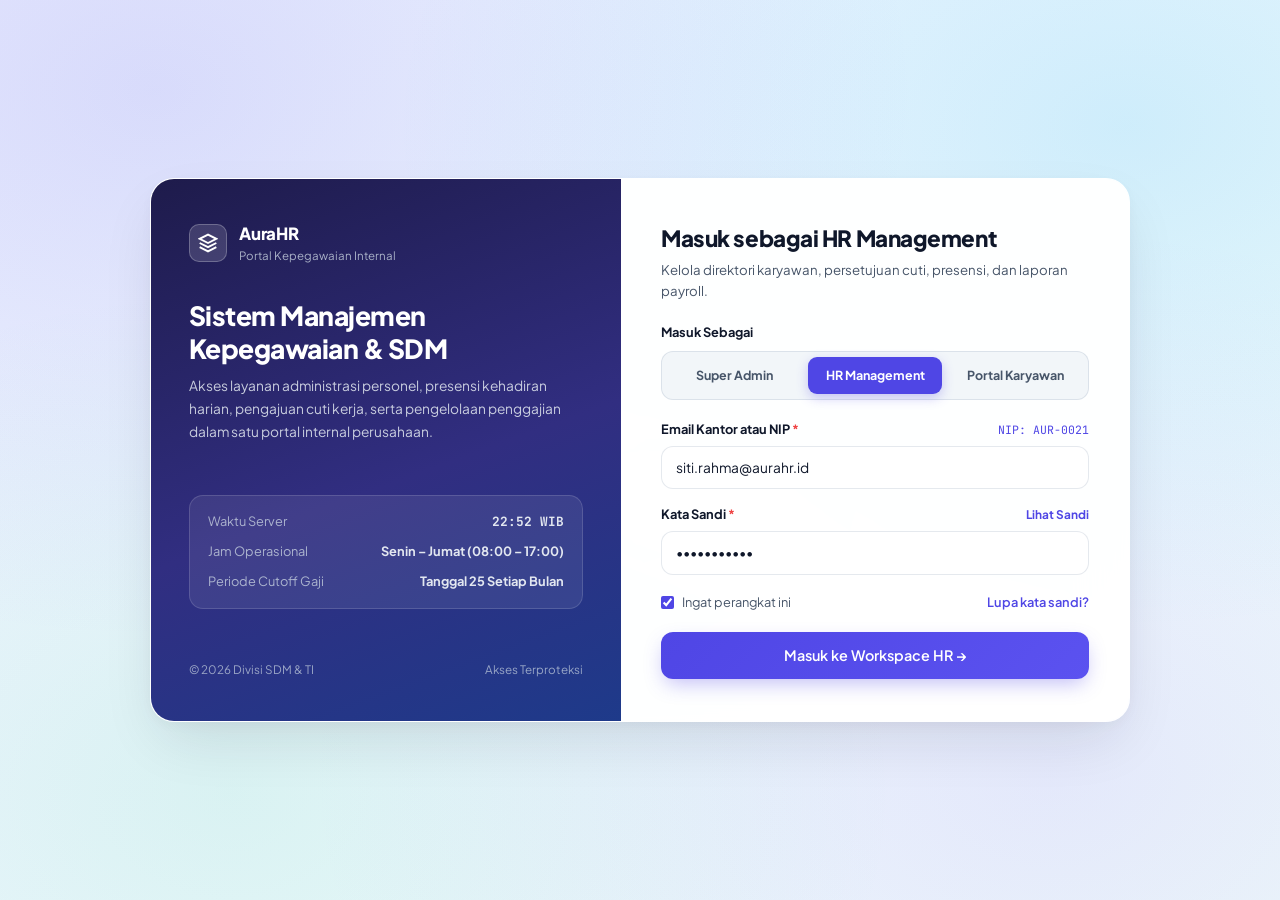
<file: index.html>
<!DOCTYPE html>
<html lang="id">
<head>
  <meta charset="UTF-8" />
  <meta name="viewport" content="width=device-width, initial-scale=1.0" />
  <title>Login Portal SDM — AuraHR</title>
  <link rel="icon" type="image/svg+xml" href="data:image/svg+xml,%3Csvg xmlns='http://www.w3.org/2000/svg' viewBox='0 0 32 32'%3E%3Crect width='32' height='32' rx='8' fill='%234F46E5'/%3E%3Cpath d='M16 6L6 11l10 5 10-5-10-5zM6 21l10 5 10-5M6 16l10 5 10-5' stroke='white' stroke-width='2' fill='none'/%3E%3C/svg%3E" />
  <link rel="stylesheet" href="./assets/css/style.css" />
  <style>
    .auth-shell {
      min-height: 100vh;
      display: grid;
      place-items: center;
      padding: 28px 20px;
    }
    .auth-container {
      width: 100%;
      max-width: 980px;
      display: grid;
      grid-template-columns: 1fr 1.08fr;
      background: rgba(255, 255, 255, 0.78);
      backdrop-filter: blur(24px) saturate(180%);
      -webkit-backdrop-filter: blur(24px) saturate(180%);
      border: 1px solid rgba(255, 255, 255, 0.88);
      border-radius: 24px;
      box-shadow: 0 24px 60px -12px rgba(15, 23, 42, 0.12), 0 4px 16px rgba(15, 23, 42, 0.04);
      overflow: hidden;
    }
    .auth-aside {
      padding: 42px 38px;
      background: linear-gradient(160deg, #1E1B4B 0%, #312E81 55%, #1E3A8A 100%);
      color: #FFFFFF;
      display: flex;
      flex-direction: column;
      justify-content: space-between;
      gap: 28px;
      position: relative;
    }
    .auth-aside__brand {
      display: flex;
      align-items: center;
      gap: 12px;
    }
    .auth-aside__logo {
      width: 38px;
      height: 38px;
      border-radius: 10px;
      background: rgba(255, 255, 255, 0.14);
      border: 1px solid rgba(255, 255, 255, 0.24);
      display: grid;
      place-items: center;
    }
    .auth-aside__heading {
      font-size: 1.65rem;
      font-weight: 800;
      line-height: 1.25;
      letter-spacing: -0.02em;
      color: #FFFFFF;
    }
    .auth-aside__desc {
      margin-top: 10px;
      font-size: 0.86rem;
      line-height: 1.65;
      color: rgba(226, 232, 240, 0.86);
    }
    .auth-info-box {
      padding: 16px 18px;
      border-radius: 14px;
      background: rgba(255, 255, 255, 0.08);
      border: 1px solid rgba(255, 255, 255, 0.14);
      display: flex;
      flex-direction: column;
      gap: 10px;
      font-size: 0.8rem;
    }
    .auth-info-row {
      display: flex;
      justify-content: space-between;
      align-items: center;
      color: rgba(241, 245, 249, 0.92);
    }
    .auth-info-row span:first-child {
      color: rgba(203, 213, 225, 0.78);
    }
    .auth-main {
      padding: 42px 40px;
      background: rgba(255, 255, 255, 0.88);
      display: flex;
      flex-direction: column;
      justify-content: center;
    }
    @media (max-width: 820px) {
      .auth-container {
        grid-template-columns: 1fr;
      }
      .auth-aside {
        padding: 28px 24px;
      }
      .auth-main {
        padding: 30px 24px;
      }
    }
    /* Floating Incoming Email Popup on Laptop Screen */
    .email-inbox-popup {
      position: fixed;
      top: 22px;
      right: 22px;
      z-index: 120;
      width: 360px;
      max-width: calc(100vw - 32px);
      background: #FFFFFF;
      border: 1px solid rgba(79, 70, 229, 0.28);
      border-radius: 16px;
      box-shadow: 0 20px 50px -10px rgba(15, 23, 42, 0.25), 0 4px 14px rgba(79, 70, 229, 0.12);
      overflow: hidden;
      animation: emailPopupIn 0.32s cubic-bezier(0.22, 1, 0.36, 1) forwards;
    }
    @keyframes emailPopupIn {
      from { opacity: 0; transform: translateY(-18px) scale(0.96); }
      to { opacity: 1; transform: translateY(0) scale(1); }
    }
    .email-inbox-popup__bar {
      background: linear-gradient(135deg, #1E1B4B, #4F46E5);
      color: #FFFFFF;
      padding: 10px 14px;
      display: flex;
      align-items: center;
      justify-content: space-between;
      font-size: 0.75rem;
      font-weight: 700;
    }
    .email-inbox-popup__body {
      padding: 14px 16px;
      font-size: 0.8rem;
      color: var(--text-primary);
      display: flex;
      flex-direction: column;
      gap: 10px;
    }
    .email-inbox-popup__codebox {
      display: flex;
      align-items: center;
      justify-content: space-between;
      gap: 10px;
      padding: 10px 12px;
      border-radius: 10px;
      background: #F8FAFC;
      border: 1.5px dashed rgba(79, 70, 229, 0.4);
    }
  </style>
</head>
<body data-base="." data-page="login">
  <main class="auth-shell">
    <div class="auth-container">
      <!-- PANEL KIRI: IDENTITAS PORTAL INTERNAL PERUSAHAAN -->
      <aside class="auth-aside" aria-label="Informasi Portal Internal">
        <div>
          <div class="auth-aside__brand">
            <div class="auth-aside__logo">
              <svg width="20" height="20" viewBox="0 0 24 24" fill="none" stroke="currentColor" stroke-width="2.3">
                <path d="M12 2L2 7l10 5 10-5-10-5z" />
                <path d="M2 17l10 5 10-5" />
                <path d="M2 12l10 5 10-5" />
              </svg>
            </div>
            <div>
              <div style="font-weight:800;font-size:1.05rem;letter-spacing:-0.01em;">AuraHR</div>
              <div style="font-size:0.72rem;color:rgba(203,213,225,0.8);">Portal Kepegawaian Internal</div>
            </div>
          </div>

          <div style="margin-top:34px;">
            <h1 class="auth-aside__heading">Sistem Manajemen Kepegawaian &amp; SDM</h1>
            <p class="auth-aside__desc">
              Akses layanan administrasi personel, presensi kehadiran harian, pengajuan cuti kerja, serta pengelolaan penggajian dalam satu portal internal perusahaan.
            </p>
          </div>
        </div>

        <div class="auth-info-box">
          <div class="auth-info-row">
            <span>Waktu Server</span>
            <strong class="mono" id="loginLiveClock">--:-- WIB</strong>
          </div>
          <div class="auth-info-row">
            <span>Jam Operasional</span>
            <strong>Senin – Jumat (08:00 – 17:00)</strong>
          </div>
          <div class="auth-info-row">
            <span>Periode Cutoff Gaji</span>
            <strong>Tanggal 25 Setiap Bulan</strong>
          </div>
        </div>

        <div style="font-size:0.73rem;color:rgba(203,213,225,0.7);display:flex;justify-content:space-between;align-items:center;">
          <span>&copy; 2026 Divisi SDM &amp; TI</span>
          <span>Akses Terproteksi</span>
        </div>
      </aside>

      <!-- PANEL KANAN: FORMULIR LOGIN -->
      <section class="auth-main" aria-label="Formulir Login">
        <div style="margin-bottom:22px;">
          <h2 id="loginTitle" style="font-size:1.4rem;font-weight:800;letter-spacing:-0.02em;color:var(--text-primary);">
            Masuk sebagai HR Management
          </h2>
          <p id="loginSubtitle" style="font-size:0.83rem;color:var(--text-secondary);margin-top:4px;">
            Kelola direktori karyawan, persetujuan cuti, presensi, dan laporan payroll.
          </p>
        </div>

        <!-- PEMILIH PERAN AKSES -->
        <div style="margin-bottom:20px;">
          <label class="form-label" style="display:block;margin-bottom:8px;">Masuk Sebagai</label>
          <div class="role-tabs" role="tablist">
            <button type="button" class="role-tab" data-role-tab="SUPER_ADMIN">Super Admin</button>
            <button type="button" class="role-tab is-active" data-role-tab="HR">HR Management</button>
            <button type="button" class="role-tab" data-role-tab="KARYAWAN">Portal Karyawan</button>
          </div>
        </div>

        <form id="loginForm" autocomplete="off" novalidate style="display:flex;flex-direction:column;gap:16px;">
          <div class="form-group" id="groupIdentity">
            <div style="display:flex;justify-content:space-between;align-items:center;">
              <label for="loginIdentifier" class="form-label">Email Kantor atau NIP <span class="req">*</span></label>
              <span class="mono" id="roleNipHint" style="font-size:0.72rem;color:var(--color-primary);">NIP: AUR-0021</span>
            </div>
            <input type="text" id="loginIdentifier" name="aurahr_user" class="form-control" autocomplete="off" placeholder="Masukkan email kantor atau NIP" required />
            <span class="form-error" id="errIdentity">Email atau NIP wajib diisi.</span>
          </div>

          <div class="form-group" id="groupPassword">
            <div style="display:flex;justify-content:space-between;align-items:center;">
              <label for="loginPassword" class="form-label">Kata Sandi <span class="req">*</span></label>
              <button type="button" id="togglePwdBtn" style="font-size:0.74rem;font-weight:700;color:var(--color-primary);">Lihat Sandi</button>
            </div>
            <input type="password" id="loginPassword" name="aurahr_pwd" class="form-control" autocomplete="new-password" placeholder="Masukkan kata sandi" required />
            <span class="form-error" id="errPassword">Kata sandi wajib diisi.</span>
          </div>

          <div id="loginAlertBox" style="display:none;padding:10px 14px;border-radius:10px;background:var(--status-danger-bg);color:#B91C1C;font-size:0.8rem;font-weight:600;"></div>

          <div style="display:flex;justify-content:space-between;align-items:center;font-size:0.8rem;margin-top:2px;">
            <label style="display:flex;align-items:center;gap:8px;cursor:pointer;color:var(--text-secondary);">
              <input type="checkbox" checked style="accent-color:var(--color-primary);" />
              <span>Ingat perangkat ini</span>
            </label>
            <button type="button" id="forgotPwdBtn" style="font-weight:600;color:var(--color-primary);">Lupa kata sandi?</button>
          </div>

          <button type="submit" id="loginSubmitBtn" class="btn btn--primary" style="width:100%;padding:12px 18px;font-size:0.9rem;margin-top:4px;">
            <span>Masuk ke Portal →</span>
          </button>
        </form>
      </section>
    </div>
  </main>

  <script src="./assets/js/store.js?v=20261128i"></script>
  <script src="./assets/js/app.js?v=20261128i"></script>
  <script>
    (function () {
      let selectedRole = 'HR';

      const roleMeta = {
        SUPER_ADMIN: {
          title: 'Masuk sebagai Super Admin',
          subtitle: 'Kelola akun pengguna, hak akses sistem, dan struktur departemen.',
          defaultEmail: 'arya.pratama@aurahr.id',
          hint: 'NIP: AUR-0001',
          btnText: 'Masuk ke Panel Super Admin →'
        },
        HR: {
          title: 'Masuk sebagai HR Management',
          subtitle: 'Kelola direktori karyawan, persetujuan cuti, presensi, dan laporan payroll.',
          defaultEmail: 'siti.rahma@aurahr.id',
          hint: 'NIP: AUR-0021',
          btnText: 'Masuk ke Workspace HR →'
        },
        KARYAWAN: {
          title: 'Masuk ke Portal Karyawan',
          subtitle: 'Layanan presensi harian, pengajuan cuti & izin, serta slip gaji digital.',
          defaultEmail: 'budi.santoso@aurahr.id',
          hint: 'NIP: AUR-0108',
          btnText: 'Masuk ke Portal Karyawan →'
        }
      };

      const idInput = document.getElementById('loginIdentifier');
      const pwdInput = document.getElementById('loginPassword');
      const alertBox = document.getElementById('loginAlertBox');
      const titleEl = document.getElementById('loginTitle');
      const subEl = document.getElementById('loginSubtitle');
      const hintEl = document.getElementById('roleNipHint');
      const submitBtn = document.getElementById('loginSubmitBtn');
      const tabs = document.querySelectorAll('[data-role-tab]');

      function updateClock() {
        const now = new Date();
        const hh = String(now.getHours()).padStart(2, '0');
        const mm = String(now.getMinutes()).padStart(2, '0');
        const el = document.getElementById('loginLiveClock');
        if (el) el.textContent = `${hh}:${mm} WIB`;
      }
      updateClock();
      setInterval(updateClock, 15000);

      function activateRoleTab(role) {
        selectedRole = role;
        const meta = roleMeta[role] || roleMeta.HR;
        tabs.forEach(t => t.classList.toggle('is-active', t.dataset.roleTab === role));

        titleEl.textContent = meta.title;
        subEl.textContent = meta.subtitle;
        hintEl.textContent = meta.hint;
        submitBtn.querySelector('span').textContent = meta.btnText;

        // Ambil akun aktif sesuai role dari database/store agar langsung berubah saat tab diklik
        const accounts = AuraStore.getAccounts();
        const acc = accounts.find(a => a.email.toLowerCase() === meta.defaultEmail) ||
                    accounts.find(a => a.role === role && a.active);
        if (acc) {
          idInput.value = acc.email;
          pwdInput.value = acc.password || 'password123';
        } else {
          idInput.value = meta.defaultEmail;
          pwdInput.value = 'password123';
        }

        document.getElementById('groupIdentity').classList.remove('has-error');
        document.getElementById('groupPassword').classList.remove('has-error');
        idInput.classList.remove('is-invalid');
        pwdInput.classList.remove('is-invalid');
        alertBox.style.display = 'none';
      }

      tabs.forEach(tab => {
        tab.addEventListener('click', () => activateRoleTab(tab.dataset.roleTab));
      });

      document.getElementById('togglePwdBtn').addEventListener('click', function () {
        const isPwd = pwdInput.type === 'password';
        pwdInput.type = isPwd ? 'text' : 'password';
        this.textContent = isPwd ? 'Sembunyikan' : 'Lihat Sandi';
      });

      document.getElementById('forgotPwdBtn').addEventListener('click', () => {
        let targetAcc = null;
        let activeOtpReq = null;
        let otpPollInterval = null;

        function stopOtpPolling() {
          if (otpPollInterval) {
            clearInterval(otpPollInterval);
            otpPollInterval = null;
          }
        }

        function findPhoneForAccount(acc) {
          if (!acc) return '';
          const emp = AuraStore.getEmployees().find(e => e.nip === acc.nip || e.email.toLowerCase() === acc.email.toLowerCase());
          return emp && emp.phone ? emp.phone : '';
        }

        // STEP 1: Input Email/NIP + Nomor WhatsApp -> Kirim Permintaan ke Super Admin
        function openStep1() {
          stopOtpPolling();
          const initialId = idInput.value.trim();
          const preAcc = AuraStore.getAccounts().find(a =>
            a.email.toLowerCase() === initialId.toLowerCase() || a.nip.toLowerCase() === initialId.toLowerCase()
          );
          const initialPhone = findPhoneForAccount(preAcc);

          AuraApp.openModal({
            title: 'Reset Kata Sandi (1/3) — Minta OTP ke Super Admin',
            bodyHtml: `
              <div style="display:flex;flex-direction:column;gap:12px;">
                <p style="font-size:0.81rem;color:var(--text-secondary);line-height:1.5;">
                  Permintaan kode OTP akan dikirim ke <strong>Super Admin</strong>. Setelah disetujui Super Admin, kode OTP 6 digit akan dikirim langsung ke <strong>WhatsApp</strong> Anda.
                </p>
                <div class="form-group">
                  <label class="form-label" for="otpIdentityInput">Email Kantor atau NIP <span class="req">*</span></label>
                  <input type="text" id="otpIdentityInput" class="form-control" value="${initialId}" placeholder="Contoh: siti.rahma@aurahr.id atau AUR-0021" />
                </div>
                <div class="form-group">
                  <label class="form-label" for="otpWaInput">Nomor WhatsApp Penerima OTP <span class="req">*</span></label>
                  <input type="tel" id="otpWaInput" class="form-control mono" value="${initialPhone}" placeholder="Contoh: 081288001021" />
                  <span class="form-hint">Pastikan nomor WhatsApp aktif untuk menerima pesan kode OTP dari Super Admin.</span>
                </div>
                <div id="otpStep1Err" style="display:none;padding:9px 12px;border-radius:9px;background:var(--status-danger-bg);color:#B91C1C;font-size:0.78rem;font-weight:600;"></div>
              </div>
            `,
            confirmText: 'Minta Kode OTP ke Super Admin →',
            onConfirm: () => {
              const q = document.getElementById('otpIdentityInput').value.trim().toLowerCase();
              const waRaw = document.getElementById('otpWaInput').value.trim();
              const waDigits = waRaw.replace(/\D+/g, '');
              const errEl = document.getElementById('otpStep1Err');

              if (!q) {
                errEl.textContent = 'Mohon masukkan Email Kantor atau NIP Anda.';
                errEl.style.display = 'block';
                return false;
              }
              const acc = AuraStore.getAccounts().find(a =>
                a.email.toLowerCase() === q || a.nip.toLowerCase() === q
              );
              if (!acc) {
                errEl.textContent = 'Akun dengan Email atau NIP tersebut tidak ditemukan.';
                errEl.style.display = 'block';
                return false;
              }
              if (waDigits.length < 9) {
                errEl.textContent = 'Masukkan nomor WhatsApp aktif yang valid (minimal 9 digit).';
                errEl.style.display = 'block';
                return false;
              }

              targetAcc = acc;
              activeOtpReq = AuraStore.createOtpRequest({
                userId: acc.id,
                nip: acc.nip,
                name: acc.name,
                email: acc.email,
                phone: waRaw
              });
              AuraApp.showToast('Permintaan OTP berhasil dikirim ke Super Admin!', 'info');
              setTimeout(openStep2, 80);
              return true;
            }
          });

          const idBox = document.getElementById('otpIdentityInput');
          const waBox = document.getElementById('otpWaInput');
          if (idBox && waBox) {
            idBox.addEventListener('input', () => {
              const v = idBox.value.trim().toLowerCase();
              const matched = AuraStore.getAccounts().find(a => a.email.toLowerCase() === v || a.nip.toLowerCase() === v);
              const ph = findPhoneForAccount(matched);
              if (ph) waBox.value = ph;
            });
          }
        }

        // STEP 2: Menunggu Super Admin Kirim WA + Input 6 Digit Kode OTP dari WhatsApp
        function updateStep2StatusUI(status, phoneStr) {
          const banner = document.getElementById('otpLiveStatusBox');
          if (!banner) return false;
          if (status === 'Sent') {
            banner.style.background = '#ECFDF5';
            banner.style.borderColor = '#A7F3D0';
            banner.style.color = '#065F46';
            banner.innerHTML = `
              <div style="font-weight:800;font-size:0.82rem;margin-bottom:3px;">✅ Kode OTP Telah Dikirim ke WhatsApp!</div>
              <div style="font-size:0.76rem;line-height:1.45;">Super Admin telah menyetujui permintaan Anda dan mengirimkan kode ke WhatsApp <strong>${phoneStr}</strong>. Silakan masukkan 6 digit kode tersebut di bawah ini.</div>
            `;
          } else if (status === 'Rejected') {
            banner.style.background = '#FEF2F2';
            banner.style.borderColor = '#FECACA';
            banner.style.color = '#991B1B';
            banner.innerHTML = `
              <div style="font-weight:800;font-size:0.82rem;margin-bottom:3px;">❌ Permintaan Ditolak Super Admin</div>
              <div style="font-size:0.76rem;line-height:1.45;">Permintaan reset sandi Anda ditolak oleh Super Admin. Silakan hubungi administrator atau ajukan ulang.</div>
            `;
          } else {
            banner.style.background = '#FFFBEB';
            banner.style.borderColor = '#FDE68A';
            banner.style.color = '#92400E';
            banner.innerHTML = `
              <div style="font-weight:800;font-size:0.82rem;margin-bottom:3px;">⏳ Menunggu Super Admin Mengirim OTP via WhatsApp...</div>
              <div style="font-size:0.76rem;line-height:1.45;">Notifikasi permintaan telah masuk ke panel <strong>Super Admin</strong>. Begitu Super Admin klik <em>Kirim via WhatsApp</em>, pesan kode OTP akan masuk ke nomor <strong>${phoneStr}</strong>.</div>
            `;
          }
          return true;
        }

        function openStep2() {
          stopOtpPolling();

          AuraApp.openModal({
            title: 'Reset Kata Sandi (2/3) — Masukkan OTP WhatsApp',
            bodyHtml: `
              <div style="display:flex;flex-direction:column;gap:14px;">
                <div id="otpLiveStatusBox" style="padding:11px 13px;border-radius:11px;border:1px solid #FDE68A;background:#FFFBEB;color:#92400E;transition:all 0.25s ease;"></div>

                <div class="form-group">
                  <label class="form-label" for="otpCodeInput">Kode OTP 6 Digit dari WhatsApp</label>
                  <input type="text" id="otpCodeInput" inputmode="numeric" class="form-control mono" maxlength="16" placeholder="Masukkan / Tempel 6 digit kode WA" style="font-size:1.2rem;font-weight:700;letter-spacing:0.22em;text-align:center;" />
                </div>

                <div style="display:flex;justify-content:space-between;align-items:center;font-size:0.77rem;">
                  <span style="color:var(--text-secondary);">Salah nomor WhatsApp?</span>
                  <button type="button" id="backStep1OtpBtn" style="font-weight:700;color:var(--color-primary);">← Ganti Nomor / Minta Ulang</button>
                </div>

                <div id="otpStep2Err" style="display:none;padding:9px 12px;border-radius:9px;background:var(--status-danger-bg);color:#B91C1C;font-size:0.78rem;font-weight:600;"></div>
              </div>
            `,
            confirmText: 'Verifikasi Kode OTP →',
            onConfirm: () => {
              const entered = document.getElementById('otpCodeInput').value.replace(/\D+/g, '').slice(0, 6);
              const errEl = document.getElementById('otpStep2Err');
              if (!entered || entered.length < 6) {
                errEl.textContent = 'Masukkan 6 digit angka kode OTP yang dikirim ke WhatsApp Anda.';
                errEl.style.display = 'block';
                return false;
              }
              if (activeOtpReq.status === 'Rejected') {
                errEl.textContent = 'Permintaan OTP ini telah ditolak oleh Super Admin.';
                errEl.style.display = 'block';
                return false;
              }
              if (activeOtpReq.status === 'Pending') {
                errEl.textContent = 'Permintaan masih menunggu persetujuan Super Admin. Minta Super Admin klik "Kirim OTP via WhatsApp" terlebih dahulu.';
                errEl.style.display = 'block';
                return false;
              }
              if (entered !== String(activeOtpReq.code)) {
                errEl.textContent = 'Kode OTP yang Anda masukkan tidak sesuai dengan yang dikirim ke WhatsApp.';
                errEl.style.display = 'block';
                return false;
              }
              stopOtpPolling();
              setTimeout(openStep3, 80);
              return true;
            }
          });

          updateStep2StatusUI(activeOtpReq.status, activeOtpReq.phone);

          const otpInputBox = document.getElementById('otpCodeInput');
          if (otpInputBox) {
            otpInputBox.addEventListener('input', function () {
              // Otomatis buang spasi/karakter bintang dari copy-paste WhatsApp dan ambil maksimal 6 angka
              this.value = this.value.replace(/\D+/g, '').slice(0, 6);
            });
          }

          // Polling otomatis setiap 2,5 detik ke MySQL/Store untuk mendeteksi saat Super Admin klik Kirim WA
          otpPollInterval = setInterval(() => {
            if (!document.getElementById('otpLiveStatusBox')) {
              stopOtpPolling();
              return;
            }
            AuraStore.checkOtpStatusAsync(activeOtpReq.id).then(fresh => {
              if (fresh) {
                activeOtpReq.status = fresh.status;
                activeOtpReq.code = fresh.code;
                activeOtpReq.phone = fresh.phone || activeOtpReq.phone;
                updateStep2StatusUI(activeOtpReq.status, activeOtpReq.phone);
              }
            });
          }, 2500);

          document.querySelectorAll('#auraModalOverlay [data-modal-close]').forEach(btn => {
            btn.addEventListener('click', stopOtpPolling, { once: true });
          });

          const backBtn = document.getElementById('backStep1OtpBtn');
          if (backBtn) {
            backBtn.addEventListener('click', () => {
              stopOtpPolling();
              openStep1();
            });
          }
        }

        // STEP 3: Buat Kata Sandi Baru & Simpan ke Database MySQL
        function openStep3() {
          AuraApp.openModal({
            title: `Reset Kata Sandi (3/3) — ${targetAcc.name}`,
            bodyHtml: `
              <div style="display:flex;flex-direction:column;gap:12px;">
                <div class="form-group">
                  <div style="display:flex;justify-content:space-between;align-items:center;">
                    <label class="form-label" for="otpNewPwd">Kata Sandi Baru</label>
                    <button type="button" id="toggleOtpNewPwd" style="font-size:0.74rem;font-weight:700;color:var(--color-primary);">Lihat Sandi</button>
                  </div>
                  <input type="password" id="otpNewPwd" class="form-control" placeholder="Minimal 4 karakter" />
                </div>
                <div class="form-group">
                  <div style="display:flex;justify-content:space-between;align-items:center;">
                    <label class="form-label" for="otpConfirmPwd">Konfirmasi Kata Sandi Baru</label>
                    <button type="button" id="toggleOtpConfirmPwd" style="font-size:0.74rem;font-weight:700;color:var(--color-primary);">Lihat Sandi</button>
                  </div>
                  <input type="password" id="otpConfirmPwd" class="form-control" placeholder="Ulangi kata sandi baru" />
                </div>
                <div id="otpStep3Err" style="display:none;padding:9px 12px;border-radius:9px;background:var(--status-danger-bg);color:#B91C1C;font-size:0.78rem;font-weight:600;"></div>
              </div>
            `,
            confirmText: 'Simpan Kata Sandi Baru',
            onConfirm: () => {
              const p1 = document.getElementById('otpNewPwd').value.trim();
              const p2 = document.getElementById('otpConfirmPwd').value.trim();
              const errEl = document.getElementById('otpStep3Err');
              if (p1.length < 4) {
                errEl.textContent = 'Kata sandi baru minimal 4 karakter.';
                errEl.style.display = 'block';
                return false;
              }
              if (p1 !== p2) {
                errEl.textContent = 'Konfirmasi kata sandi tidak cocok.';
                errEl.style.display = 'block';
                return false;
              }
              AuraStore.completeOtpReset(activeOtpReq.id, targetAcc.id, p1);
              activateRoleTab(targetAcc.role);
              idInput.value = targetAcc.email;
              pwdInput.value = p1;
              AuraApp.showToast(`Kata sandi ${targetAcc.name} berhasil diperbarui! Silakan masuk.`, 'success');
              return true;
            }
          });

          const newPwdEl = document.getElementById('otpNewPwd');
          const confirmPwdEl = document.getElementById('otpConfirmPwd');
          const toggleNewBtn = document.getElementById('toggleOtpNewPwd');
          const toggleConfirmBtn = document.getElementById('toggleOtpConfirmPwd');

          if (toggleNewBtn && newPwdEl) {
            toggleNewBtn.addEventListener('click', function () {
              const isPwd = newPwdEl.type === 'password';
              newPwdEl.type = isPwd ? 'text' : 'password';
              this.textContent = isPwd ? 'Sembunyikan' : 'Lihat Sandi';
            });
          }
          if (toggleConfirmBtn && confirmPwdEl) {
            toggleConfirmBtn.addEventListener('click', function () {
              const isPwd = confirmPwdEl.type === 'password';
              confirmPwdEl.type = isPwd ? 'text' : 'password';
              this.textContent = isPwd ? 'Sembunyikan' : 'Lihat Sandi';
            });
          }
        }

        openStep1();
      });

      function redirectByRole(role) {
        if (role === 'KARYAWAN') {
          window.location.href = './pages/portal-karyawan.html';
        } else {
          window.location.href = './pages/dashboard.html';
        }
      }

      document.getElementById('loginForm').addEventListener('submit', (e) => {
        e.preventDefault();
        alertBox.style.display = 'none';
        let valid = true;

        const idVal = idInput.value.trim();
        const pwdVal = pwdInput.value.trim();

        const grpId = document.getElementById('groupIdentity');
        const grpPwd = document.getElementById('groupPassword');

        if (!idVal) {
          grpId.classList.add('has-error');
          idInput.classList.add('is-invalid');
          valid = false;
        } else {
          grpId.classList.remove('has-error');
          idInput.classList.remove('is-invalid');
        }

        if (!pwdVal) {
          grpPwd.classList.add('has-error');
          pwdInput.classList.add('is-invalid');
          valid = false;
        } else {
          grpPwd.classList.remove('has-error');
          pwdInput.classList.remove('is-invalid');
        }

        if (!valid) return;

        const res = AuraStore.login(idVal, pwdVal);
        if (!res.ok) {
          alertBox.textContent = res.message;
          alertBox.style.display = 'block';
          return;
        }

        if (res.session.role !== selectedRole) {
          const roleNames = { SUPER_ADMIN: 'Super Admin', HR: 'HR Management', KARYAWAN: 'Portal Karyawan' };
          alertBox.textContent = `Akun ${res.session.name} terdaftar sebagai ${roleNames[res.session.role]}. Silakan pilih tab "${roleNames[res.session.role]}" di atas.`;
          alertBox.style.display = 'block';
          return;
        }

        AuraApp.showToast('Selamat datang, ' + res.session.name + '!', 'success');
        setTimeout(() => redirectByRole(res.session.role), 280);
      });

      document.addEventListener('DOMContentLoaded', () => {
        // Set nilai awal setelah browser autofill selesai agar tidak tertimpa "petugas1"
        activateRoleTab('HR');
        setTimeout(() => activateRoleTab(selectedRole), 80);
      });
    })();
  </script>
</body>
</html>
</file>
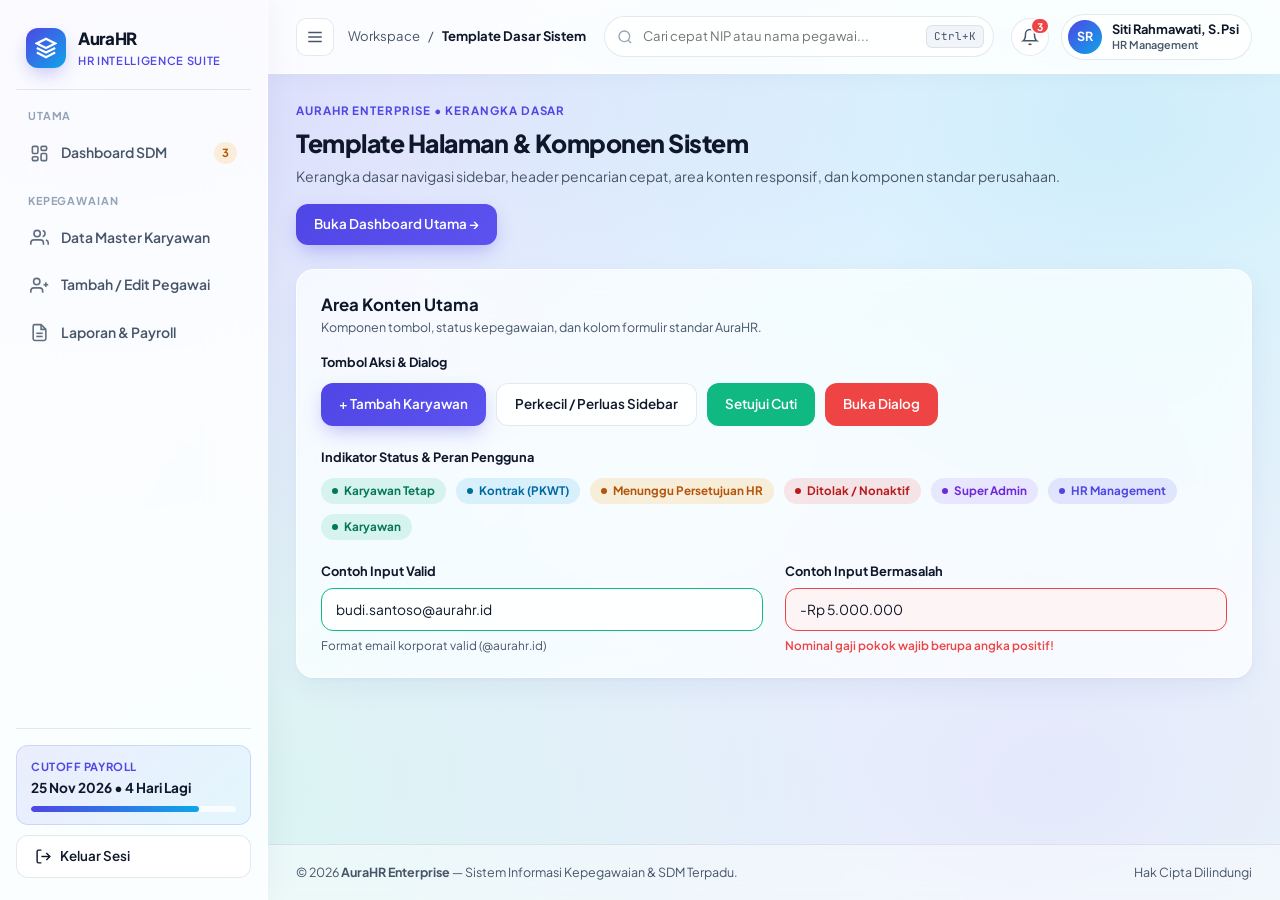
<file: layout.html>
<!DOCTYPE html>
<html lang="id">
<head>
  <meta charset="UTF-8" />
  <meta name="viewport" content="width=device-width, initial-scale=1.0" />
  <title>Template Workspace — AuraHR Enterprise</title>
  <link rel="icon" type="image/svg+xml" href="data:image/svg+xml,%3Csvg xmlns='http://www.w3.org/2000/svg' viewBox='0 0 32 32'%3E%3Crect width='32' height='32' rx='8' fill='%234F46E5'/%3E%3Cpath d='M16 6L6 11l10 5 10-5-10-5zM6 21l10 5 10-5M6 16l10 5 10-5' stroke='white' stroke-width='2' fill='none'/%3E%3C/svg%3E" />
  <link rel="stylesheet" href="./assets/css/style.css" />
</head>
<body data-base="." data-page="layout">
  <div class="sidebar-backdrop" id="sidebarBackdrop"></div>

  <div class="app-shell">
    <!-- SEMANTIC SIDEBAR NAVIGATION -->
    <aside class="sidebar" aria-label="Navigasi Utama">
      <div class="sidebar__brand">
        <div class="sidebar__logo" aria-hidden="true">
          <svg width="22" height="22" viewBox="0 0 24 24" fill="none" stroke="currentColor" stroke-width="2.4">
            <path d="M12 2L2 7l10 5 10-5-10-5z" />
            <path d="M2 17l10 5 10-5" />
            <path d="M2 12l10 5 10-5" />
          </svg>
        </div>
        <div class="sidebar__brand-text">
          <span class="sidebar__brand-title">AuraHR</span>
          <span class="sidebar__brand-sub">HR Intelligence Suite</span>
        </div>
      </div>

      <nav class="sidebar__nav" id="sidebarNavContainer" aria-label="Menu Modul HRMS">
        <!-- Dihidrasi dinamis oleh app.js sesuai Role aktif -->
      </nav>

      <div class="sidebar__footer">
        <div class="cutoff-widget">
          <div class="cutoff-widget__label">Cutoff Payroll</div>
          <div class="cutoff-widget__date">25 Nov 2026 • 4 Hari Lagi</div>
          <div class="cutoff-widget__bar"><div class="cutoff-widget__fill"></div></div>
        </div>
        <button type="button" class="btn btn--glass" data-action="logout" style="width:100%;justify-content:flex-start;">
          <svg viewBox="0 0 24 24" fill="none" stroke="currentColor" stroke-width="2"><path d="M9 21H5a2 2 0 0 1-2-2V5a2 2 0 0 1 2-2h4"/><polyline points="16 17 21 12 16 7"/><line x1="21" y1="12" x2="9" y2="12"/></svg>
          <span>Keluar Sesi</span>
        </button>
      </div>
    </aside>

    <!-- MAIN WORKSPACE AREA -->
    <div class="app-main">
      <!-- STICKY FROSTED GLASS HEADER -->
      <header class="topbar">
        <div class="topbar__left">
          <button type="button" class="topbar__toggle" id="sidebarToggleBtn" title="Toggle Sidebar" aria-label="Toggle Sidebar">
            <svg width="18" height="18" viewBox="0 0 24 24" fill="none" stroke="currentColor" stroke-width="2"><line x1="3" y1="6" x2="21" y2="6"/><line x1="3" y1="12" x2="21" y2="12"/><line x1="3" y1="18" x2="21" y2="18"/></svg>
          </button>
          <nav class="breadcrumb" aria-label="Breadcrumb">
            <span>Workspace</span>
            <span>/</span>
            <span class="breadcrumb__current">Template Dasar Sistem</span>
          </nav>
        </div>

        <div class="topbar__center">
          <div class="global-search">
            <svg class="global-search__icon" viewBox="0 0 24 24" fill="none" stroke="currentColor" stroke-width="2"><circle cx="11" cy="11" r="8"/><line x1="21" y1="21" x2="16.65" y2="16.65"/></svg>
            <input type="search" id="globalSearchInput" class="global-search__input" placeholder="Cari cepat NIP atau nama pegawai..." autocomplete="off" />
            <span class="global-search__kbd">Ctrl+K</span>
          </div>
          <div class="search-results-dropdown" id="globalSearchDropdown"></div>
        </div>

        <div class="topbar__right">
          <button type="button" class="notif-btn" id="topbarNotifBtn" aria-label="Notifikasi Cuti">
            <svg width="18" height="18" viewBox="0 0 24 24" fill="none" stroke="currentColor" stroke-width="2"><path d="M18 8A6 6 0 0 0 6 8c0 7-3 9-3 9h18s-3-2-3-9"/><path d="M13.73 21a2 2 0 0 1-3.46 0"/></svg>
            <span class="notif-btn__dot" id="topbarNotifCount">0</span>
          </button>

          <div class="user-pill">
            <div class="avatar" id="topbarUserAvatar">SR</div>
            <div class="user-pill__info">
              <span class="user-pill__name" id="topbarUserName">Siti Rahmawati</span>
              <span class="user-pill__role" id="topbarUserRole">Role: HR Management</span>
            </div>
          </div>
        </div>
      </header>

      <!-- DYNAMIC CONTENT SLOT -->
      <main class="content-area">
        <section class="page-header">
          <div>
            <p class="page-header__eyebrow">AuraHR Enterprise • Kerangka Dasar</p>
            <h1 class="page-header__title">Template Halaman &amp; Komponen Sistem</h1>
            <p class="page-header__subtitle">Kerangka dasar navigasi sidebar, header pencarian cepat, area konten responsif, dan komponen standar perusahaan.</p>
          </div>
          <div class="page-header__actions">
            <a href="./pages/dashboard.html" class="btn btn--primary">Buka Dashboard Utama →</a>
          </div>
        </section>

        <section class="glass-card">
          <div class="section-head">
            <div>
              <h2 class="section-head__title">Area Konten Utama</h2>
              <p class="section-head__sub">Komponen tombol, status kepegawaian, dan kolom formulir standar AuraHR.</p>
            </div>
          </div>

          <div style="display:grid;gap:22px;">
            <div>
              <p class="form-label" style="margin-bottom:10px;">Tombol Aksi &amp; Dialog</p>
              <div style="display:flex;gap:10px;flex-wrap:wrap;">
                <button type="button" class="btn btn--primary" onclick="AuraApp.showToast('Aksi berhasil dijalankan', 'success')">+ Tambah Karyawan</button>
                <button type="button" class="btn btn--glass" onclick="document.getElementById('sidebarToggleBtn').click()">Perkecil / Perluas Sidebar</button>
                <button type="button" class="btn btn--success" onclick="AuraApp.showToast('Pengajuan cuti disetujui', 'success')">Setujui Cuti</button>
                <button type="button" class="btn btn--danger" onclick="AuraApp.openModal({ title: 'Konfirmasi Sistem', bodyHtml: '<p>Contoh dialog konfirmasi untuk tindakan sensitif pada sistem kepegawaian.</p>', confirmText: 'Mengerti' })">Buka Dialog</button>
              </div>
            </div>

            <div>
              <p class="form-label" style="margin-bottom:10px;">Indikator Status &amp; Peran Pengguna</p>
              <div style="display:flex;gap:10px;flex-wrap:wrap;">
                <span class="badge badge--active">Karyawan Tetap</span>
                <span class="badge badge--info">Kontrak (PKWT)</span>
                <span class="badge badge--warning">Menunggu Persetujuan HR</span>
                <span class="badge badge--danger">Ditolak / Nonaktif</span>
                <span class="badge badge--role-admin">Super Admin</span>
                <span class="badge badge--role-hr">HR Management</span>
                <span class="badge badge--role-ess">Karyawan</span>
              </div>
            </div>

            <div class="form-grid">
              <div class="form-group">
                <label class="form-label">Contoh Input Valid</label>
                <input type="text" class="form-control is-valid" value="budi.santoso@aurahr.id" readonly />
                <span class="form-hint">Format email korporat valid (@aurahr.id)</span>
              </div>
              <div class="form-group has-error">
                <label class="form-label">Contoh Input Bermasalah</label>
                <input type="text" class="form-control is-invalid" value="-Rp 5.000.000" readonly />
                <span class="form-error" style="display:block;">Nominal gaji pokok wajib berupa angka positif!</span>
              </div>
            </div>
          </div>
        </section>
      </main>

      <!-- SEMANTIC FOOTER -->
      <footer class="app-footer">
        <span>&copy; 2026 <strong>AuraHR Enterprise</strong> — Sistem Informasi Kepegawaian &amp; SDM Terpadu.</span>
        <span>Hak Cipta Dilindungi</span>
      </footer>
    </div>
  </div>

  <script src="./assets/js/store.js"></script>
  <script src="./assets/js/app.js"></script>
</body>
</html>
</file>
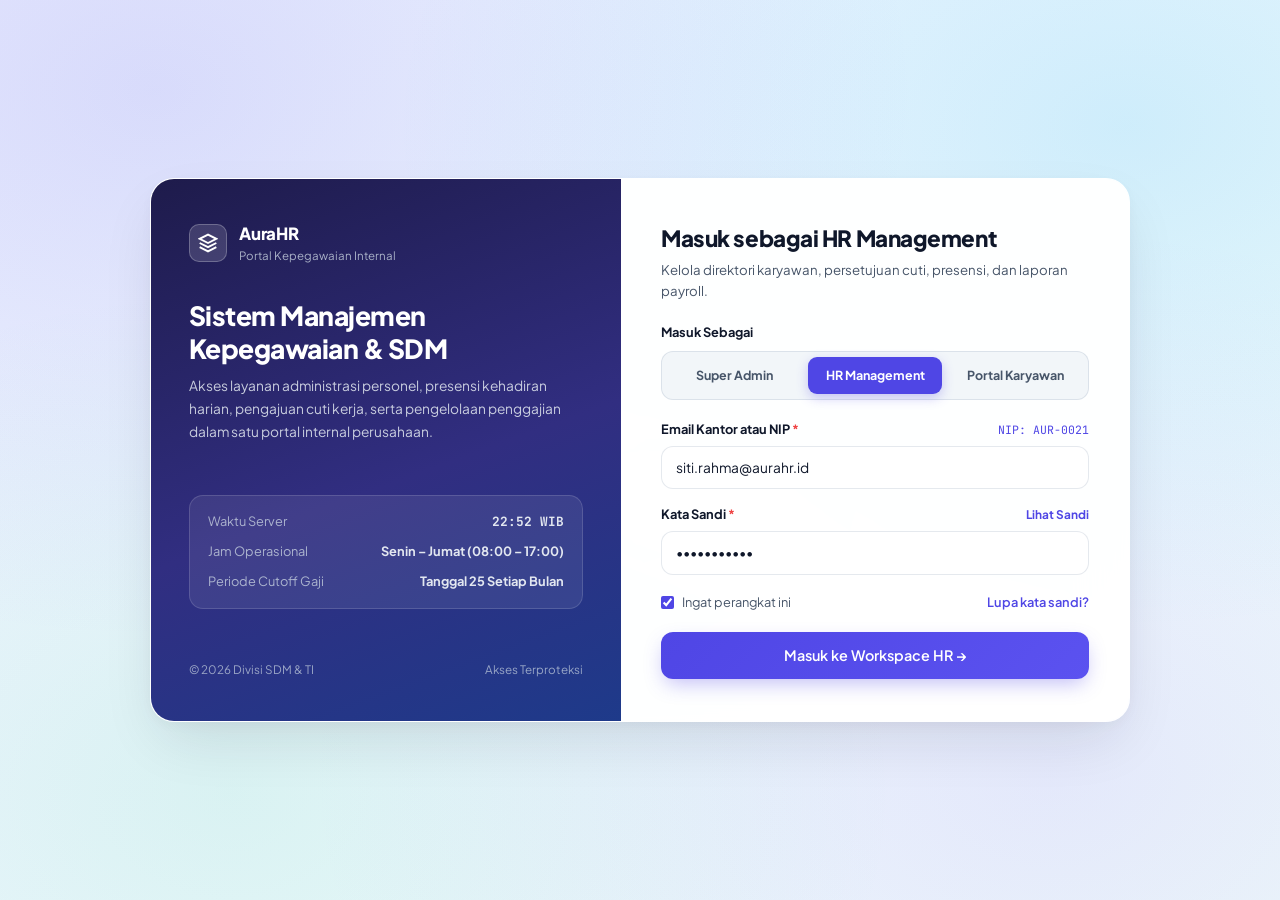
<file: pages/data-master.html>
<!DOCTYPE html>
<html lang="id">
<head>
  <meta charset="UTF-8" />
  <meta name="viewport" content="width=device-width, initial-scale=1.0" />
  <title>Data Master Karyawan — AuraHR Enterprise</title>
  <link rel="icon" type="image/svg+xml" href="data:image/svg+xml,%3Csvg xmlns='http://www.w3.org/2000/svg' viewBox='0 0 32 32'%3E%3Crect width='32' height='32' rx='8' fill='%234F46E5'/%3E%3Cpath d='M16 6L6 11l10 5 10-5-10-5zM6 21l10 5 10-5M6 16l10 5 10-5' stroke='white' stroke-width='2' fill='none'/%3E%3C/svg%3E" />
  <link rel="stylesheet" href="../assets/css/style.css" />
</head>
<body data-base=".." data-page="data-master">
  <div class="sidebar-backdrop" id="sidebarBackdrop"></div>

  <div class="app-shell">
    <aside class="sidebar" aria-label="Navigasi Utama">
      <div class="sidebar__brand">
        <div class="sidebar__logo">
          <svg width="22" height="22" viewBox="0 0 24 24" fill="none" stroke="currentColor" stroke-width="2.4">
            <path d="M12 2L2 7l10 5 10-5-10-5z" /><path d="M2 17l10 5 10-5" /><path d="M2 12l10 5 10-5" />
          </svg>
        </div>
        <div class="sidebar__brand-text">
          <span class="sidebar__brand-title">AuraHR</span>
          <span class="sidebar__brand-sub">HR Intelligence Suite</span>
        </div>
      </div>

      <nav class="sidebar__nav" id="sidebarNavContainer"></nav>

      <div class="sidebar__footer">
        <div class="cutoff-widget">
          <div class="cutoff-widget__label">Cutoff Payroll</div>
          <div class="cutoff-widget__date">25 Nov 2026 • 4 Hari Lagi</div>
          <div class="cutoff-widget__bar"><div class="cutoff-widget__fill"></div></div>
        </div>
        <button type="button" class="btn btn--glass" data-action="logout" style="width:100%;justify-content:flex-start;">
          <svg viewBox="0 0 24 24" fill="none" stroke="currentColor" stroke-width="2"><path d="M9 21H5a2 2 0 0 1-2-2V5a2 2 0 0 1 2-2h4"/><polyline points="16 17 21 12 16 7"/><line x1="21" y1="12" x2="9" y2="12"/></svg>
          <span>Keluar Sesi</span>
        </button>
      </div>
    </aside>

    <div class="app-main">
      <header class="topbar">
        <div class="topbar__left">
          <button type="button" class="topbar__toggle" id="sidebarToggleBtn" aria-label="Toggle Sidebar">
            <svg width="18" height="18" viewBox="0 0 24 24" fill="none" stroke="currentColor" stroke-width="2"><line x1="3" y1="6" x2="21" y2="6"/><line x1="3" y1="12" x2="21" y2="12"/><line x1="3" y1="18" x2="21" y2="18"/></svg>
          </button>
          <nav class="breadcrumb" aria-label="Breadcrumb">
            <span>Kepegawaian</span><span>/</span><span class="breadcrumb__current">Data Master Karyawan</span>
          </nav>
        </div>

        <div class="topbar__center">
          <div class="global-search">
            <svg class="global-search__icon" viewBox="0 0 24 24" fill="none" stroke="currentColor" stroke-width="2"><circle cx="11" cy="11" r="8"/><line x1="21" y1="21" x2="16.65" y2="16.65"/></svg>
            <input type="search" id="globalSearchInput" class="global-search__input" placeholder="Cari NIP atau nama karyawan..." autocomplete="off" />
            <span class="global-search__kbd">Ctrl+K</span>
          </div>
          <div class="search-results-dropdown" id="globalSearchDropdown"></div>
        </div>

        <div class="topbar__right">
          <button type="button" class="notif-btn" id="topbarNotifBtn" aria-label="Notifikasi">
            <svg width="18" height="18" viewBox="0 0 24 24" fill="none" stroke="currentColor" stroke-width="2"><path d="M18 8A6 6 0 0 0 6 8c0 7-3 9-3 9h18s-3-2-3-9"/><path d="M13.73 21a2 2 0 0 1-3.46 0"/></svg>
            <span class="notif-btn__dot" id="topbarNotifCount">0</span>
          </button>
          <div class="user-pill">
            <div class="avatar" id="topbarUserAvatar">SR</div>
            <div class="user-pill__info">
              <span class="user-pill__name" id="topbarUserName">Siti Rahmawati</span>
              <span class="user-pill__role" id="topbarUserRole">Role: HR Management</span>
            </div>
          </div>
        </div>
      </header>

      <main class="content-area">
        <section class="page-header">
          <div>
            <p class="page-header__eyebrow" id="directoryCountLabel">02 / DIREKTORI PEGAWAI TERDAFTAR</p>
            <h1 class="page-header__title">Data Master Karyawan</h1>
            <p class="page-header__subtitle">Kelola direktori pegawai, penempatan divisi, status hubungan kerja, dan kompensasi gaji pokok.</p>
          </div>
          <div class="page-header__actions">
            <button type="button" class="btn btn--glass" id="exportEmployeesCsvBtn">
              <svg viewBox="0 0 24 24" fill="none" stroke="currentColor" stroke-width="2"><path d="M21 15v4a2 2 0 0 1-2 2H5a2 2 0 0 1-2-2v-4"/><polyline points="7 10 12 15 17 10"/><line x1="12" y1="15" x2="12" y2="3"/></svg>
              <span>Export CSV</span>
            </button>
            <a href="./form.html" class="btn btn--primary">
              <svg viewBox="0 0 24 24" fill="none" stroke="currentColor" stroke-width="2"><line x1="12" y1="5" x2="12" y2="19"/><line x1="5" y1="12" x2="19" y2="12"/></svg>
              <span>Tambah Karyawan</span>
            </a>
          </div>
        </section>

        <!-- GLASS FILTER BAR -->
        <section class="glass-card filter-bar" aria-label="Filter Data Karyawan">
          <div class="filter-bar__search">
            <svg viewBox="0 0 24 24" fill="none" stroke="currentColor" stroke-width="2"><circle cx="11" cy="11" r="8"/><line x1="21" y1="21" x2="16.65" y2="16.65"/></svg>
            <input type="search" id="tableSearchInput" class="form-control" placeholder="Cari NIP, nama lengkap, jabatan, atau email..." />
          </div>

          <select id="deptFilterSelect" class="form-control" style="width:auto;min-width:195px;" aria-label="Filter Departemen">
            <option value="">Semua Departemen</option>
            <option value="Engineering & Product">Engineering &amp; Product</option>
            <option value="Sales & Marketing">Sales &amp; Marketing</option>
            <option value="Operations & Logistik">Operations &amp; Logistik</option>
            <option value="Finance & Legal">Finance &amp; Legal</option>
            <option value="HR & General Affairs">HR &amp; General Affairs</option>
          </select>

          <select id="statusFilterSelect" class="form-control" style="width:auto;min-width:170px;" aria-label="Filter Status Kontrak">
            <option value="">Semua Status</option>
            <option value="Tetap">Tetap</option>
            <option value="Kontrak">Kontrak (PKWT)</option>
            <option value="Probation">Probation</option>
            <option value="Nonaktif">Nonaktif</option>
          </select>

          <button type="button" class="btn btn--glass" id="resetFilterBtn">Reset Filter</button>
        </section>

        <!-- FROSTED GLASS DATA TABLE -->
        <section class="glass-card">
          <div class="table-wrapper">
            <table class="data-table">
              <thead>
                <tr>
                  <th>NIP</th>
                  <th>Karyawan</th>
                  <th>Departemen</th>
                  <th>Jabatan</th>
                  <th>Status Kontrak</th>
                  <th>Tanggal Masuk</th>
                  <th>Gaji Pokok</th>
                  <th style="text-align:right;">Aksi CRUD</th>
                </tr>
              </thead>
              <tbody id="employeeTableBody"></tbody>
            </table>
          </div>

          <div class="table-footer">
            <span id="paginationSummary">Menampilkan 0 karyawan</span>
            <div class="pagination" id="paginationControls"></div>
          </div>
        </section>
      </main>

      <footer class="app-footer">
        <span>&copy; 2026 <strong>AuraHR Enterprise</strong> — Sistem Informasi Kepegawaian &amp; SDM Terpadu.</span>
        <span>Modul Data Master CRUD • Client-Side Persistence</span>
      </footer>
    </div>
  </div>

  <script src="../assets/js/store.js?v=20261128i"></script>
  <script src="../assets/js/app.js?v=20261128i"></script>
  <script>
    (function () {
      const PAGE_SIZE = 7;
      let currentPage = 1;

      const searchEl = document.getElementById('tableSearchInput');
      const deptEl = document.getElementById('deptFilterSelect');
      const statusEl = document.getElementById('statusFilterSelect');
      const tbody = document.getElementById('employeeTableBody');

      // Pre-populate search from URL query ?q=
      const params = new URLSearchParams(window.location.search);
      if (params.get('q')) {
        searchEl.value = params.get('q');
      }

      function getFilteredEmployees() {
        const q = searchEl.value.trim().toLowerCase();
        const dept = deptEl.value;
        const status = statusEl.value;

        return AuraStore.getEmployees().filter(emp => {
          const matchQ = !q ||
            emp.nip.toLowerCase().includes(q) ||
            emp.name.toLowerCase().includes(q) ||
            emp.email.toLowerCase().includes(q) ||
            emp.position.toLowerCase().includes(q);
          const matchDept = !dept || emp.dept === dept;
          const matchStatus = !status || emp.contract === status;
          return matchQ && matchDept && matchStatus;
        });
      }

      function renderTable() {
        const all = AuraStore.getEmployees();
        document.getElementById('directoryCountLabel').textContent = `02 / DIREKTORI PEGAWAI • ${all.length} KARYAWAN TERDAFTAR`;

        const filtered = getFilteredEmployees();
        const totalPages = Math.max(1, Math.ceil(filtered.length / PAGE_SIZE));
        if (currentPage > totalPages) currentPage = totalPages;

        const startIdx = (currentPage - 1) * PAGE_SIZE;
        const pageItems = filtered.slice(startIdx, startIdx + PAGE_SIZE);

        if (pageItems.length === 0) {
          tbody.innerHTML = `<tr><td colspan="8" style="text-align:center;padding:28px;color:var(--text-secondary);">Tidak ada karyawan yang sesuai dengan kriteria pencarian/filter.</td></tr>`;
        } else {
          tbody.innerHTML = pageItems.map(emp => `
            <tr>
              <td class="mono" style="font-weight:700;color:var(--color-primary);">${emp.nip}</td>
              <td>
                <div class="emp-cell">
                  <div class="avatar">${AuraApp.initials(emp.name)}</div>
                  <div>
                    <div class="emp-cell__name">${emp.name}</div>
                    <div class="emp-cell__email">${emp.email}</div>
                  </div>
                </div>
              </td>
              <td>${emp.dept}</td>
              <td>${emp.position}</td>
              <td>${AuraApp.contractBadge(emp.contract)}</td>
              <td>${AuraApp.formatDateIndo(emp.joinDate)}</td>
              <td class="mono" style="font-weight:600;">${AuraApp.formatRupiah(emp.baseSalary)}</td>
              <td>
                <div style="display:flex;justify-content:flex-end;gap:6px;">
                  <button type="button" class="btn btn--icon" title="Lihat Detail Profil" data-detail-id="${emp.id}">
                    <svg width="16" height="16" viewBox="0 0 24 24" fill="none" stroke="currentColor" stroke-width="2"><path d="M1 12s4-8 11-8 11 8 11 8-4 8-11 8-11-8-11-8z"/><circle cx="12" cy="12" r="3"/></svg>
                  </button>
                  <a href="./form.html?id=${encodeURIComponent(emp.id)}" class="btn btn--icon" title="Edit Karyawan">
                    <svg width="16" height="16" viewBox="0 0 24 24" fill="none" stroke="currentColor" stroke-width="2"><path d="M11 4H4a2 2 0 0 0-2 2v14a2 2 0 0 0 2 2h14a2 2 0 0 0 2-2v-7"/><path d="M18.5 2.5a2.121 2.121 0 0 1 3 3L12 15l-4 1 1-4 9.5-9.5z"/></svg>
                  </a>
                  <button type="button" class="btn btn--icon btn--icon-danger" title="Hapus Karyawan" data-delete-id="${emp.id}">
                    <svg width="16" height="16" viewBox="0 0 24 24" fill="none" stroke="currentColor" stroke-width="2"><polyline points="3 6 5 6 21 6"/><path d="M19 6l-1 14a2 2 0 0 1-2 2H8a2 2 0 0 1-2-2L5 6"/><path d="M10 11v6"/><path d="M14 11v6"/></svg>
                  </button>
                </div>
              </td>
            </tr>
          `).join('');
        }

        const from = filtered.length === 0 ? 0 : startIdx + 1;
        const to = Math.min(startIdx + PAGE_SIZE, filtered.length);
        document.getElementById('paginationSummary').textContent = `Menampilkan ${from}–${to} dari ${filtered.length} karyawan`;

        // Pagination buttons
        const pagEl = document.getElementById('paginationControls');
        let pagHtml = `<button type="button" class="page-btn" data-page="${currentPage - 1}" ${currentPage === 1 ? 'disabled' : ''}>‹ Prev</button>`;
        for (let p = 1; p <= totalPages; p++) {
          pagHtml += `<button type="button" class="page-btn ${p === currentPage ? 'is-active' : ''}" data-page="${p}">${p}</button>`;
        }
        pagHtml += `<button type="button" class="page-btn" data-page="${currentPage + 1}" ${currentPage === totalPages ? 'disabled' : ''}>Next ›</button>`;
        pagEl.innerHTML = pagHtml;

        pagEl.querySelectorAll('[data-page]').forEach(btn => {
          btn.addEventListener('click', () => {
            const next = Number(btn.dataset.page);
            if (next >= 1 && next <= totalPages) {
              currentPage = next;
              renderTable();
            }
          });
        });

        // Detail Modal Action
        tbody.querySelectorAll('[data-detail-id]').forEach(btn => {
          btn.addEventListener('click', () => {
            const emp = AuraStore.getEmployeeById(btn.dataset.detailId);
            if (!emp) return;
            const gross = Number(emp.baseSalary || 0) + Number(emp.allowance || 0);
            AuraApp.openModal({
              title: 'Detail Profil Karyawan',
              bodyHtml: `
                <div style="display:flex;align-items:center;gap:14px;padding-bottom:14px;border-bottom:1px solid var(--border-subtle);margin-bottom:14px;">
                  <div class="avatar" style="width:48px;height:48px;font-size:1rem;">${AuraApp.initials(emp.name)}</div>
                  <div>
                    <div style="font-weight:800;font-size:1.05rem;">${emp.name}</div>
                    <div style="font-size:0.8rem;color:var(--text-secondary);">${emp.position} • ${emp.dept}</div>
                  </div>
                </div>
                <div style="display:grid;grid-template-columns:1fr 1fr;gap:12px;font-size:0.83rem;">
                  <div><span style="color:var(--text-secondary);">NIP:</span><br><strong class="mono">${emp.nip}</strong></div>
                  <div><span style="color:var(--text-secondary);">Status Kontrak:</span><br>${AuraApp.contractBadge(emp.contract)}</div>
                  <div><span style="color:var(--text-secondary);">Email Kantor:</span><br><strong>${emp.email}</strong></div>
                  <div><span style="color:var(--text-secondary);">No. Telepon:</span><br><strong>${emp.phone || '-'}</strong></div>
                  <div><span style="color:var(--text-secondary);">Tanggal Masuk:</span><br><strong>${AuraApp.formatDateIndo(emp.joinDate)}</strong></div>
                  <div><span style="color:var(--text-secondary);">Total Remunerasi Gross:</span><br><strong class="mono" style="color:var(--color-primary);">${AuraApp.formatRupiah(gross)}</strong></div>
                </div>
              `,
              confirmText: 'Edit Data Ini',
              cancelText: 'Tutup',
              onConfirm: () => {
                window.location.href = `./form.html?id=${encodeURIComponent(emp.id)}`;
              }
            });
          });
        });

        // Delete Confirmation Modal Action
        tbody.querySelectorAll('[data-delete-id]').forEach(btn => {
          btn.addEventListener('click', () => {
            const emp = AuraStore.getEmployeeById(btn.dataset.deleteId);
            if (!emp) return;
            AuraApp.openModal({
              title: 'Konfirmasi Hapus Data Pegawai',
              bodyHtml: `
                <p style="color:var(--text-secondary);">Apakah Anda yakin ingin menghapus data pegawai berikut dari sistem?</p>
                <div style="margin-top:12px;padding:12px 14px;border-radius:12px;background:var(--status-danger-bg);color:#991B1B;font-weight:600;">
                  ${emp.name} (${emp.nip}) — ${emp.position}
                </div>
              `,
              confirmText: 'Ya, Hapus Permanen',
              confirmClass: 'btn--danger',
              onConfirm: () => {
                AuraStore.deleteEmployee(emp.id);
                AuraApp.showToast(`Data ${emp.name} telah dihapus.`, 'danger');
                renderTable();
              }
            });
          });
        });
      }

      searchEl.addEventListener('input', () => {
        currentPage = 1;
        renderTable();
      });

      [deptEl, statusEl].forEach(el => {
        el.addEventListener('change', () => {
          currentPage = 1;
          renderTable();
        });
      });

      document.getElementById('resetFilterBtn').addEventListener('click', () => {
        searchEl.value = '';
        deptEl.value = '';
        statusEl.value = '';
        currentPage = 1;
        renderTable();
      });

      document.getElementById('exportEmployeesCsvBtn').addEventListener('click', () => {
        const emps = getFilteredEmployees();
        const rows = [
          ['NIP', 'Nama Lengkap', 'Email', 'No Telepon', 'Departemen', 'Jabatan', 'Status Kontrak', 'Tanggal Masuk', 'Gaji Pokok', 'Tunjangan'],
          ...emps.map(e => [e.nip, `"${e.name}"`, e.email, e.phone || '-', `"${e.dept}"`, `"${e.position}"`, e.contract, e.joinDate, e.baseSalary, e.allowance || 0])
        ];
        const csv = 'data:text/csv;charset=utf-8,' + rows.map(r => r.join(',')).join('\n');
        const a = document.createElement('a');
        a.href = encodeURI(csv);
        a.download = 'Data-Karyawan-AuraHR.csv';
        document.body.appendChild(a);
        a.click();
        a.remove();
        AuraApp.showToast(`Berhasil mengekspor ${emps.length} data karyawan ke CSV.`, 'success');
      });

      document.addEventListener('DOMContentLoaded', () => {
        const depts = AuraStore.getDepartmentsWithCounts();
        deptEl.innerHTML = '<option value="">Semua Departemen</option>' + depts.map(d => `<option value="${d.name}">${d.name}</option>`).join('');
        renderTable();
      });
    })();
  </script>
</body>
</html>
</file>
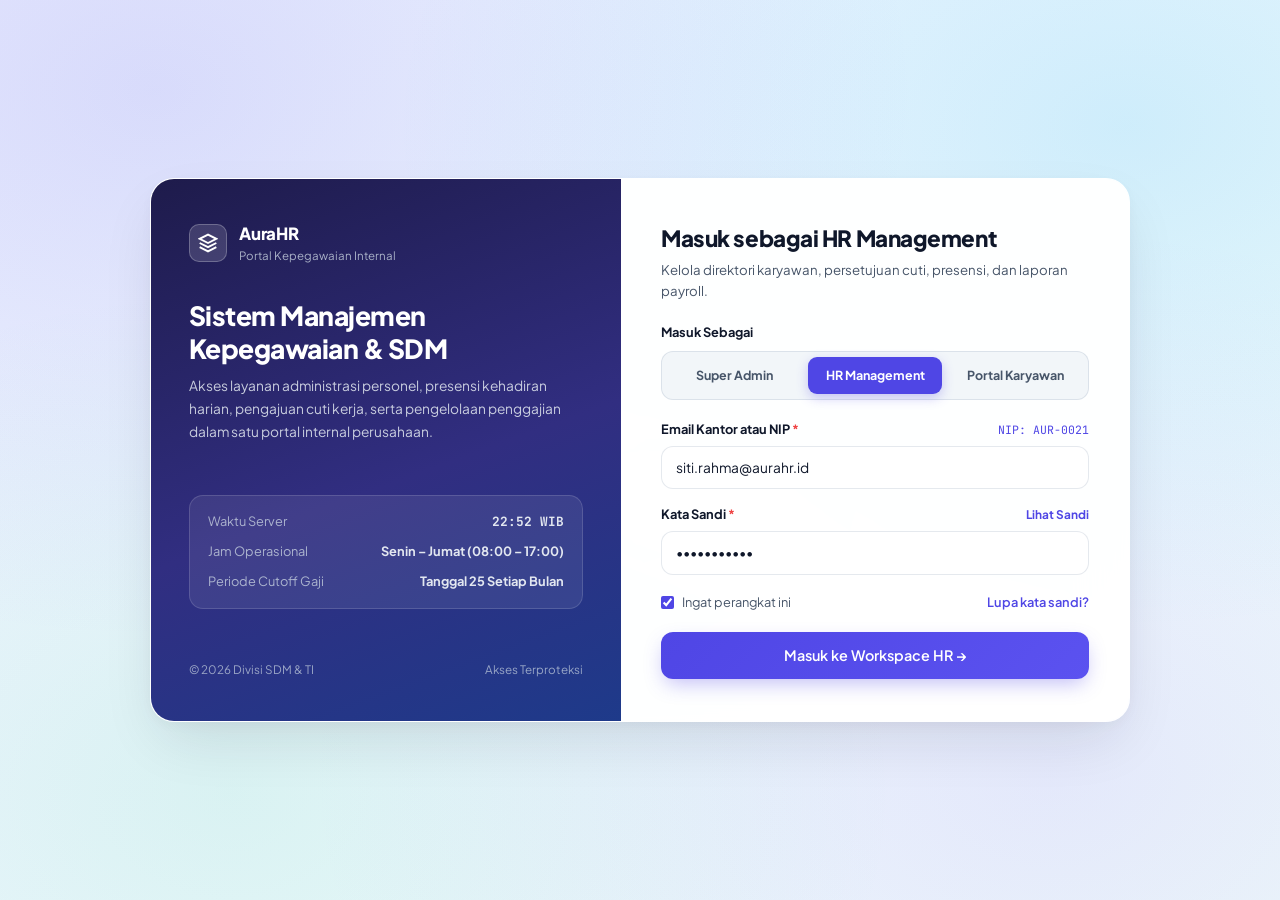
<file: pages/form.html>
<!DOCTYPE html>
<html lang="id">
<head>
  <meta charset="UTF-8" />
  <meta name="viewport" content="width=device-width, initial-scale=1.0" />
  <title>Form Tambah / Edit Karyawan — AuraHR Enterprise</title>
  <link rel="icon" type="image/svg+xml" href="data:image/svg+xml,%3Csvg xmlns='http://www.w3.org/2000/svg' viewBox='0 0 32 32'%3E%3Crect width='32' height='32' rx='8' fill='%234F46E5'/%3E%3Cpath d='M16 6L6 11l10 5 10-5-10-5zM6 21l10 5 10-5M6 16l10 5 10-5' stroke='white' stroke-width='2' fill='none'/%3E%3C/svg%3E" />
  <link rel="stylesheet" href="../assets/css/style.css" />
</head>
<body data-base=".." data-page="form">
  <div class="sidebar-backdrop" id="sidebarBackdrop"></div>

  <div class="app-shell">
    <aside class="sidebar" aria-label="Navigasi Utama">
      <div class="sidebar__brand">
        <div class="sidebar__logo">
          <svg width="22" height="22" viewBox="0 0 24 24" fill="none" stroke="currentColor" stroke-width="2.4">
            <path d="M12 2L2 7l10 5 10-5-10-5z" /><path d="M2 17l10 5 10-5" /><path d="M2 12l10 5 10-5" />
          </svg>
        </div>
        <div class="sidebar__brand-text">
          <span class="sidebar__brand-title">AuraHR</span>
          <span class="sidebar__brand-sub">HR Intelligence Suite</span>
        </div>
      </div>

      <nav class="sidebar__nav" id="sidebarNavContainer"></nav>

      <div class="sidebar__footer">
        <div class="cutoff-widget">
          <div class="cutoff-widget__label">Cutoff Payroll</div>
          <div class="cutoff-widget__date">25 Nov 2026 • 4 Hari Lagi</div>
          <div class="cutoff-widget__bar"><div class="cutoff-widget__fill"></div></div>
        </div>
        <button type="button" class="btn btn--glass" data-action="logout" style="width:100%;justify-content:flex-start;">
          <svg viewBox="0 0 24 24" fill="none" stroke="currentColor" stroke-width="2"><path d="M9 21H5a2 2 0 0 1-2-2V5a2 2 0 0 1 2-2h4"/><polyline points="16 17 21 12 16 7"/><line x1="21" y1="12" x2="9" y2="12"/></svg>
          <span>Keluar Sesi</span>
        </button>
      </div>
    </aside>

    <div class="app-main">
      <header class="topbar">
        <div class="topbar__left">
          <button type="button" class="topbar__toggle" id="sidebarToggleBtn" aria-label="Toggle Sidebar">
            <svg width="18" height="18" viewBox="0 0 24 24" fill="none" stroke="currentColor" stroke-width="2"><line x1="3" y1="6" x2="21" y2="6"/><line x1="3" y1="12" x2="21" y2="12"/><line x1="3" y1="18" x2="21" y2="18"/></svg>
          </button>
          <nav class="breadcrumb" aria-label="Breadcrumb">
            <span>Kepegawaian</span><span>/</span><span class="breadcrumb__current" id="breadcrumbFormTitle">Tambah Data Karyawan</span>
          </nav>
        </div>

        <div class="topbar__center">
          <div class="global-search">
            <svg class="global-search__icon" viewBox="0 0 24 24" fill="none" stroke="currentColor" stroke-width="2"><circle cx="11" cy="11" r="8"/><line x1="21" y1="21" x2="16.65" y2="16.65"/></svg>
            <input type="search" id="globalSearchInput" class="global-search__input" placeholder="Cari NIP atau nama karyawan..." autocomplete="off" />
            <span class="global-search__kbd">Ctrl+K</span>
          </div>
          <div class="search-results-dropdown" id="globalSearchDropdown"></div>
        </div>

        <div class="topbar__right">
          <button type="button" class="notif-btn" id="topbarNotifBtn" aria-label="Notifikasi">
            <svg width="18" height="18" viewBox="0 0 24 24" fill="none" stroke="currentColor" stroke-width="2"><path d="M18 8A6 6 0 0 0 6 8c0 7-3 9-3 9h18s-3-2-3-9"/><path d="M13.73 21a2 2 0 0 1-3.46 0"/></svg>
            <span class="notif-btn__dot" id="topbarNotifCount">0</span>
          </button>
          <div class="user-pill">
            <div class="avatar" id="topbarUserAvatar">SR</div>
            <div class="user-pill__info">
              <span class="user-pill__name" id="topbarUserName">Siti Rahmawati</span>
              <span class="user-pill__role" id="topbarUserRole">Role: HR Management</span>
            </div>
          </div>
        </div>
      </header>

      <main class="content-area">
        <section class="page-header">
          <div>
            <p class="page-header__eyebrow">03 / DIREKTORI PEGAWAI • FORMULIR INTERAKTIF</p>
            <h1 class="page-header__title" id="formMainTitle">Tambah Data Karyawan Baru</h1>
            <p class="page-header__subtitle">Lengkapi profil identitas, penempatan organisasi, dan paket remunerasi dengan validasi JavaScript real-time.</p>
          </div>
          <div class="page-header__actions">
            <span class="badge badge--info" id="formModeBadge">Mode: Registrasi Baru</span>
            <a href="./data-master.html" class="btn btn--glass">← Kembali ke Direktori</a>
          </div>
        </section>

        <form id="employeeForm" novalidate style="display:flex;flex-direction:column;gap:22px;">
          <input type="hidden" id="empId" />

          <!-- SECTION 1: IDENTITAS PEGAWAI -->
          <section class="glass-card">
            <div class="section-head">
              <div style="display:flex;align-items:center;gap:14px;">
                <div class="avatar" id="liveAvatarPreview" style="width:46px;height:46px;font-size:1rem;">AU</div>
                <div>
                  <h2 class="section-head__title">1. Identitas Pegawai</h2>
                  <p class="section-head__sub">Data personal dan kontak resmi perusahaan terdaftar.</p>
                </div>
              </div>
            </div>

            <div class="form-grid">
              <div class="form-group" id="grpNip">
                <label for="empNip" class="form-label">Nomor Induk Pegawai (NIP) <span class="req">*</span></label>
                <input type="text" id="empNip" class="form-control mono" placeholder="AUR-0306" required />
                <span class="form-hint">Format standar: AUR- diikuti 4 digit angka (unik).</span>
                <span class="form-error">Format NIP wajib seperti AUR-0306 dan belum terpakai.</span>
              </div>

              <div class="form-group" id="grpName">
                <label for="empName" class="form-label">Nama Lengkap &amp; Gelar <span class="req">*</span></label>
                <input type="text" id="empName" class="form-control" placeholder="Contoh: Dimas Arya Pratama, S.Kom" required />
                <span class="form-hint">Sesuai KTP dan ijazah resmi.</span>
                <span class="form-error">Nama lengkap wajib diisi (minimal 3 karakter).</span>
              </div>

              <div class="form-group" id="grpEmail">
                <label for="empEmail" class="form-label">Email Kantor <span class="req">*</span></label>
                <input type="email" id="empEmail" class="form-control" placeholder="nama.pegawai@aurahr.id" required />
                <span class="form-hint">Gunakan alamat email aktif perusahaan.</span>
                <span class="form-error">Masukkan format email valid (contoh: nama@aurahr.id).</span>
              </div>

              <div class="form-group" id="grpPhone">
                <label for="empPhone" class="form-label">Nomor Telepon / WhatsApp <span class="req">*</span></label>
                <input type="tel" id="empPhone" class="form-control mono" placeholder="0812-8899-1020" required />
                <span class="form-hint">Digunakan untuk notifikasi OTP &amp; kontak darurat.</span>
                <span class="form-error">Nomor telepon wajib minimal 9 digit angka.</span>
              </div>

              <div class="form-group form-group--full">
                <label class="form-label">Jenis Kelamin</label>
                <div class="radio-pill-group">
                  <label class="radio-pill">
                    <input type="radio" name="empGender" value="Laki-laki" checked />
                    <span>Laki-laki</span>
                  </label>
                  <label class="radio-pill">
                    <input type="radio" name="empGender" value="Perempuan" />
                    <span>Perempuan</span>
                  </label>
                </div>
              </div>
            </div>
          </section>

          <!-- SECTION 2: PENEMPATAN & KEPEGAWAIAN -->
          <section class="glass-card">
            <div class="section-head">
              <div>
                <h2 class="section-head__title">2. Penempatan &amp; Hubungan Kerja</h2>
                <p class="section-head__sub">Divisi organisasi, peran jabatan, dan status keaktifan kontrak.</p>
              </div>
            </div>

            <div class="form-grid">
              <div class="form-group" id="grpDept">
                <label for="empDept" class="form-label">Departemen <span class="req">*</span></label>
                <select id="empDept" class="form-control" required>
                  <option value="">— Pilih Departemen —</option>
                  <option value="Engineering & Product">Engineering &amp; Product</option>
                  <option value="Sales & Marketing">Sales &amp; Marketing</option>
                  <option value="Operations & Logistik">Operations &amp; Logistik</option>
                  <option value="Finance & Legal">Finance &amp; Legal</option>
                  <option value="HR & General Affairs">HR &amp; General Affairs</option>
                </select>
                <span class="form-error">Silakan pilih departemen penempatan.</span>
              </div>

              <div class="form-group" id="grpPosition">
                <label for="empPosition" class="form-label">Jabatan / Role <span class="req">*</span></label>
                <input type="text" id="empPosition" class="form-control" placeholder="Contoh: Full-Stack Engineer" required />
                <span class="form-error">Nama jabatan wajib diisi.</span>
              </div>

              <div class="form-group" id="grpJoinDate">
                <label for="empJoinDate" class="form-label">Tanggal Mulai Bekerja <span class="req">*</span></label>
                <input type="date" id="empJoinDate" class="form-control" required />
                <span class="form-error">Tanggal mulai bekerja wajib dipilih.</span>
              </div>

              <div class="form-group">
                <label class="form-label">Status Akun &amp; Presensi</label>
                <div style="padding-top:6px;">
                  <label class="switch-toggle">
                    <input type="checkbox" id="empActive" checked />
                    <span class="switch-toggle__track"></span>
                    <span style="font-weight:600;">Karyawan Aktif (Terhubung ESS &amp; Payroll)</span>
                  </label>
                </div>
              </div>

              <div class="form-group form-group--full">
                <label class="form-label">Status Hubungan Kerja</label>
                <div class="radio-pill-group">
                  <label class="radio-pill">
                    <input type="radio" name="empContract" value="Tetap" checked />
                    <span>Karyawan Tetap (PKWTT)</span>
                  </label>
                  <label class="radio-pill">
                    <input type="radio" name="empContract" value="Kontrak" />
                    <span>Kontrak (PKWT)</span>
                  </label>
                  <label class="radio-pill">
                    <input type="radio" name="empContract" value="Probation" />
                    <span>Probation (3 Bulan)</span>
                  </label>
                </div>
              </div>
            </div>
          </section>

          <!-- SECTION 3: KOMPENSASI & KALKULASI OTOMATIS -->
          <section class="glass-card">
            <div class="section-head">
              <div>
                <h2 class="section-head__title">3. Kompensasi &amp; Tunjangan Bulanan</h2>
                <p class="section-head__sub">Paket remunerasi dihitung otomatis untuk estimasi Gross &amp; Take Home Pay.</p>
              </div>
            </div>

            <div class="split-grid" style="align-items:center;">
              <div class="form-grid" style="grid-template-columns:1fr;">
                <div class="form-group" id="grpSalary">
                  <label for="empSalary" class="form-label">Gaji Pokok Bulanan (Rp) <span class="req">*</span></label>
                  <input type="number" id="empSalary" class="form-control mono" placeholder="12000000" min="1000000" step="100000" required />
                  <span class="form-hint">Minimal Rp 1.000.000 (angka positif tanpa titik).</span>
                  <span class="form-error">Gaji pokok wajib berupa angka minimal Rp 1.000.000.</span>
                </div>

                <div class="form-group" id="grpAllowance">
                  <label for="empAllowance" class="form-label">Tunjangan Jabatan &amp; Operasional (Rp) <span class="req">*</span></label>
                  <input type="number" id="empAllowance" class="form-control mono" placeholder="2500000" min="0" step="50000" value="2000000" required />
                  <span class="form-error">Tunjangan tidak boleh bernilai negatif.</span>
                </div>
              </div>

              <!-- LIVE REMUNERATION SUMMARY BOX -->
              <div class="glass-card glass-card--elevated" style="background:linear-gradient(135deg, rgba(79,70,229,0.08), rgba(14,165,233,0.09));border-color:rgba(79,70,229,0.22);">
                <p class="page-header__eyebrow">RINGKASAN REMUNERASI LIVE</p>
                <div style="font-size:1.65rem;font-weight:800;color:var(--color-primary);margin:6px 0;" class="mono" id="liveGrossDisplay">Rp 2.000.000</div>
                <p style="font-size:0.78rem;color:var(--text-secondary);margin-bottom:14px;">Total Estimasi Bruto Bulanan (Gaji Pokok + Tunjangan)</p>

                <div style="display:flex;justify-content:space-between;font-size:0.8rem;padding:8px 0;border-top:1px solid var(--border-subtle);">
                  <span style="color:var(--text-secondary);">Potongan PPh21 &amp; BPJS (5%):</span>
                  <strong class="mono" id="liveDeductionDisplay">-Rp 100.000</strong>
                </div>
                <div style="display:flex;justify-content:space-between;font-size:0.86rem;padding:8px 0;border-top:1px solid var(--border-subtle);">
                  <span style="font-weight:700;">Estimasi Take Home Pay:</span>
                  <strong class="mono" style="color:var(--status-success);" id="liveNetDisplay">Rp 1.900.000</strong>
                </div>
              </div>
            </div>

            <div style="display:flex;justify-content:flex-end;gap:12px;margin-top:24px;padding-top:18px;border-top:1px solid var(--border-subtle);">
              <a href="./data-master.html" class="btn btn--glass">Batal</a>
              <button type="submit" class="btn btn--primary" id="submitFormBtn">Simpan Data Karyawan</button>
            </div>
          </section>
        </form>
      </main>

      <footer class="app-footer">
        <span>&copy; 2026 <strong>AuraHR Enterprise</strong> — Sistem Informasi Kepegawaian &amp; SDM Terpadu.</span>
        <span>Formulir CRUD &amp; Real-time JS Validation</span>
      </footer>
    </div>
  </div>

  <script src="../assets/js/store.js?v=20261128i"></script>
  <script src="../assets/js/app.js?v=20261128i"></script>
  <script>
    (function () {
      const params = new URLSearchParams(window.location.search);
      const editId = params.get('id');

      const fId = document.getElementById('empId');
      const fNip = document.getElementById('empNip');
      const fName = document.getElementById('empName');
      const fEmail = document.getElementById('empEmail');
      const fPhone = document.getElementById('empPhone');
      const fDept = document.getElementById('empDept');
      const fPos = document.getElementById('empPosition');
      const fJoin = document.getElementById('empJoinDate');
      const fActive = document.getElementById('empActive');
      const fSalary = document.getElementById('empSalary');
      const fAllowance = document.getElementById('empAllowance');

      function updateRemunerationPreview() {
        const base = Math.max(0, Number(fSalary.value) || 0);
        const allow = Math.max(0, Number(fAllowance.value) || 0);
        const gross = base + allow;
        const deduct = Math.round(gross * 0.05);
        const net = gross - deduct;

        document.getElementById('liveGrossDisplay').textContent = AuraApp.formatRupiah(gross);
        document.getElementById('liveDeductionDisplay').textContent = '-' + AuraApp.formatRupiah(deduct);
        document.getElementById('liveNetDisplay').textContent = AuraApp.formatRupiah(net);
      }

      function initFormMode() {
        if (editId) {
          const emp = AuraStore.getEmployeeById(editId);
          if (emp) {
            fId.value = emp.id;
            fNip.value = emp.nip;
            fName.value = emp.name;
            fEmail.value = emp.email;
            fPhone.value = emp.phone || '';
            fDept.value = emp.dept;
            fPos.value = emp.position;
            fJoin.value = emp.joinDate;
            fActive.checked = emp.active !== false;
            fSalary.value = emp.baseSalary;
            fAllowance.value = emp.allowance || 0;

            document.querySelectorAll('input[name="empGender"]').forEach(r => { r.checked = r.value === emp.gender; });
            document.querySelectorAll('input[name="empContract"]').forEach(r => { r.checked = r.value === emp.contract; });

            document.getElementById('formMainTitle').textContent = `Edit Profil Karyawan (${emp.nip})`;
            document.getElementById('breadcrumbFormTitle').textContent = 'Edit Data Karyawan';
            document.getElementById('formModeBadge').textContent = 'Mode: Pembaruan Data';
            document.getElementById('submitFormBtn').textContent = 'Simpan Perubahan';
            document.getElementById('liveAvatarPreview').textContent = AuraApp.initials(emp.name);
          }
        } else {
          fNip.value = AuraStore.generateNextNip();
          fJoin.value = new Date().toISOString().slice(0, 10);
          fSalary.value = 10500000;
          fAllowance.value = 2000000;
        }
        updateRemunerationPreview();
      }

      function setFieldState(groupId, inputEl, isValid, customErrorText) {
        const grp = document.getElementById(groupId);
        if (!grp) return isValid;
        if (customErrorText) {
          const errSpan = grp.querySelector('.form-error');
          if (errSpan) errSpan.textContent = customErrorText;
        }
        grp.classList.toggle('has-error', !isValid);
        inputEl.classList.toggle('is-invalid', !isValid);
        inputEl.classList.toggle('is-valid', isValid);
        return isValid;
      }

      function validateNip() {
        const val = fNip.value.trim().toUpperCase();
        const formatOk = /^AUR-\d{3,5}$/.test(val);
        const duplicate = AuraStore.getEmployees().some(e => e.nip.toUpperCase() === val && e.id !== fId.value);
        if (!formatOk) return setFieldState('grpNip', fNip, false, 'Format NIP wajib AUR- diikuti 3–5 digit angka.');
        if (duplicate) return setFieldState('grpNip', fNip, false, 'Kode NIP sudah digunakan oleh pegawai lain.');
        return setFieldState('grpNip', fNip, true);
      }

      function validateName() {
        const ok = fName.value.trim().length >= 3;
        document.getElementById('liveAvatarPreview').textContent = AuraApp.initials(fName.value || 'AU');
        return setFieldState('grpName', fName, ok);
      }

      function validateEmail() {
        const val = fEmail.value.trim();
        const ok = /^[^\s@]+@[^\s@]+\.[^\s@]+$/.test(val);
        const duplicate = AuraStore.getEmployees().some(e => e.email.toLowerCase() === val.toLowerCase() && e.id !== fId.value);
        if (!ok) return setFieldState('grpEmail', fEmail, false, 'Masukkan format email yang valid (contoh: nama@aurahr.id).');
        if (duplicate) return setFieldState('grpEmail', fEmail, false, 'Alamat email sudah terdaftar pada pegawai lain.');
        return setFieldState('grpEmail', fEmail, true);
      }

      function validatePhone() {
        const digits = fPhone.value.replace(/\D/g, '');
        return setFieldState('grpPhone', fPhone, digits.length >= 9);
      }

      function validateDept() { return setFieldState('grpDept', fDept, Boolean(fDept.value)); }
      function validatePos() { return setFieldState('grpPosition', fPos, fPos.value.trim().length >= 2); }
      function validateJoin() { return setFieldState('grpJoinDate', fJoin, Boolean(fJoin.value)); }
      function validateSalary() { return setFieldState('grpSalary', fSalary, Number(fSalary.value) >= 1000000); }
      function validateAllowance() { return setFieldState('grpAllowance', fAllowance, fAllowance.value !== '' && Number(fAllowance.value) >= 0); }

      fNip.addEventListener('input', validateNip);
      fName.addEventListener('input', validateName);
      fEmail.addEventListener('input', validateEmail);
      fPhone.addEventListener('input', validatePhone);
      fDept.addEventListener('change', validateDept);
      fPos.addEventListener('input', validatePos);
      fJoin.addEventListener('change', validateJoin);
      fSalary.addEventListener('input', () => { validateSalary(); updateRemunerationPreview(); });
      fAllowance.addEventListener('input', () => { validateAllowance(); updateRemunerationPreview(); });

      document.getElementById('employeeForm').addEventListener('submit', (e) => {
        e.preventDefault();
        const checks = [
          validateNip(),
          validateName(),
          validateEmail(),
          validatePhone(),
          validateDept(),
          validatePos(),
          validateJoin(),
          validateSalary(),
          validateAllowance()
        ];

        if (checks.includes(false)) {
          AuraApp.showToast('Mohon periksa kembali kolom yang bertanda merah.', 'danger');
          return;
        }

        const gender = document.querySelector('input[name="empGender"]:checked').value;
        let contract = document.querySelector('input[name="empContract"]:checked').value;
        if (!fActive.checked) contract = 'Nonaktif';

        const payload = {
          nip: fNip.value.trim().toUpperCase(),
          name: fName.value.trim(),
          email: fEmail.value.trim(),
          phone: fPhone.value.trim(),
          gender,
          dept: fDept.value,
          position: fPos.value.trim(),
          joinDate: fJoin.value,
          active: fActive.checked,
          contract,
          baseSalary: Number(fSalary.value),
          allowance: Number(fAllowance.value)
        };
        if (fId.value) payload.id = fId.value;
        const result = AuraStore.saveEmployee(payload);

        AuraApp.showToast(
          result.mode === 'edit'
            ? `Data ${result.employee.name} berhasil diperbarui!`
            : `Pegawai baru ${result.employee.name} berhasil ditambahkan!`,
          'success'
        );

        setTimeout(() => {
          window.location.href = './data-master.html';
        }, 550);
      });

      document.addEventListener('DOMContentLoaded', () => {
        const depts = AuraStore.getDepartmentsWithCounts();
        fDept.innerHTML = '<option value="">— Pilih Departemen —</option>' + depts.map(d => `<option value="${d.name}">${d.name}</option>`).join('');
        initFormMode();
      });
    })();
  </script>
</body>
</html>
</file>
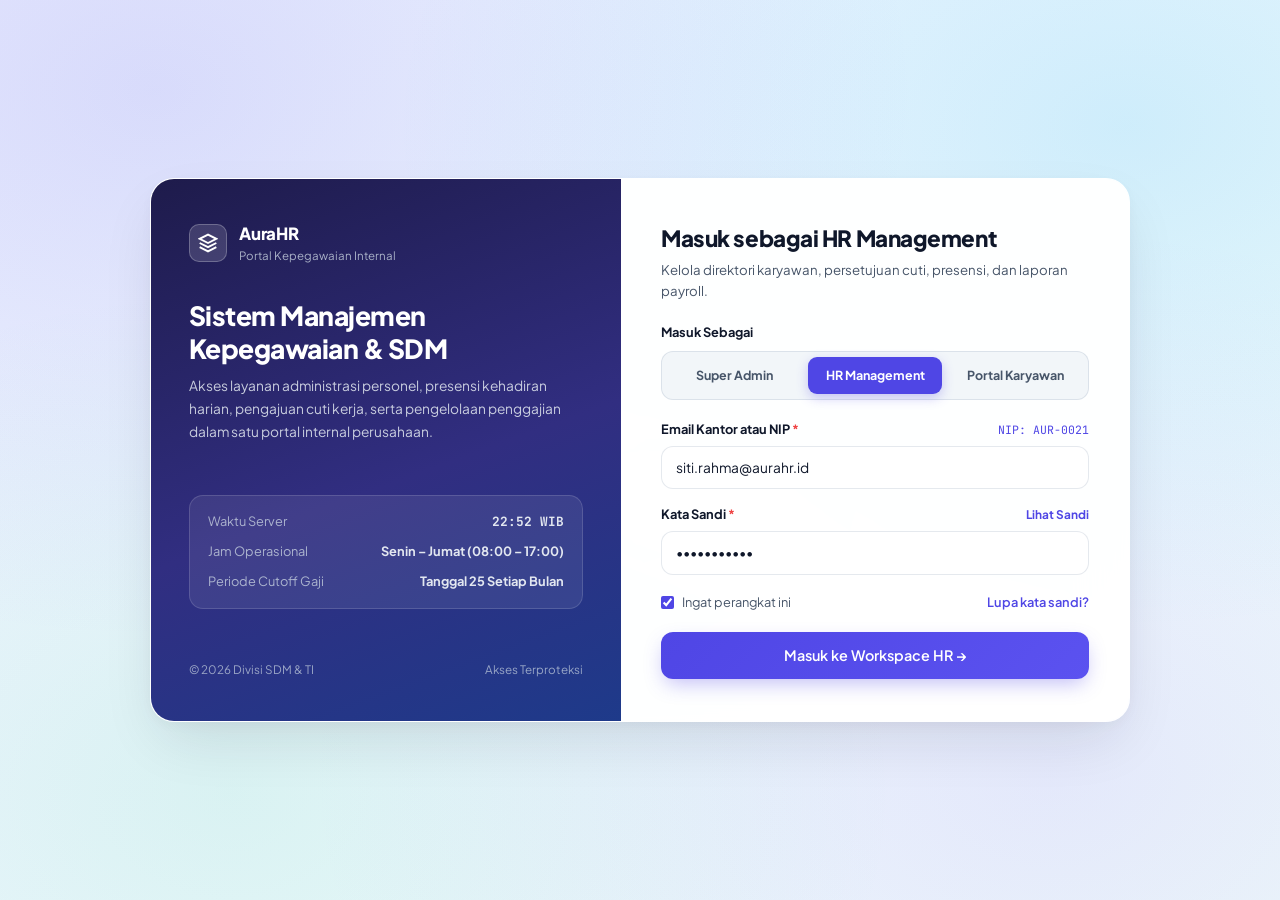
<file: pages/laporan.html>
<!DOCTYPE html>
<html lang="id">
<head>
  <meta charset="UTF-8" />
  <meta name="viewport" content="width=device-width, initial-scale=1.0" />
  <title>Laporan &amp; Rekapitulasi SDM — AuraHR Enterprise</title>
  <link rel="icon" type="image/svg+xml" href="data:image/svg+xml,%3Csvg xmlns='http://www.w3.org/2000/svg' viewBox='0 0 32 32'%3E%3Crect width='32' height='32' rx='8' fill='%234F46E5'/%3E%3Cpath d='M16 6L6 11l10 5 10-5-10-5zM6 21l10 5 10-5M6 16l10 5 10-5' stroke='white' stroke-width='2' fill='none'/%3E%3C/svg%3E" />
  <link rel="stylesheet" href="../assets/css/style.css" />
</head>
<body data-base=".." data-page="laporan">
  <div class="sidebar-backdrop" id="sidebarBackdrop"></div>

  <div class="app-shell">
    <aside class="sidebar" aria-label="Navigasi Utama">
      <div class="sidebar__brand">
        <div class="sidebar__logo">
          <svg width="22" height="22" viewBox="0 0 24 24" fill="none" stroke="currentColor" stroke-width="2.4">
            <path d="M12 2L2 7l10 5 10-5-10-5z" /><path d="M2 17l10 5 10-5" /><path d="M2 12l10 5 10-5" />
          </svg>
        </div>
        <div class="sidebar__brand-text">
          <span class="sidebar__brand-title">AuraHR</span>
          <span class="sidebar__brand-sub">HR Intelligence Suite</span>
        </div>
      </div>

      <nav class="sidebar__nav" id="sidebarNavContainer"></nav>

      <div class="sidebar__footer">
        <div class="cutoff-widget">
          <div class="cutoff-widget__label">Cutoff Payroll</div>
          <div class="cutoff-widget__date">25 Nov 2026 • 4 Hari Lagi</div>
          <div class="cutoff-widget__bar"><div class="cutoff-widget__fill"></div></div>
        </div>
        <button type="button" class="btn btn--glass" data-action="logout" style="width:100%;justify-content:flex-start;">
          <svg viewBox="0 0 24 24" fill="none" stroke="currentColor" stroke-width="2"><path d="M9 21H5a2 2 0 0 1-2-2V5a2 2 0 0 1 2-2h4"/><polyline points="16 17 21 12 16 7"/><line x1="21" y1="12" x2="9" y2="12"/></svg>
          <span>Keluar Sesi</span>
        </button>
      </div>
    </aside>

    <div class="app-main">
      <header class="topbar">
        <div class="topbar__left">
          <button type="button" class="topbar__toggle" id="sidebarToggleBtn" aria-label="Toggle Sidebar">
            <svg width="18" height="18" viewBox="0 0 24 24" fill="none" stroke="currentColor" stroke-width="2"><line x1="3" y1="6" x2="21" y2="6"/><line x1="3" y1="12" x2="21" y2="12"/><line x1="3" y1="18" x2="21" y2="18"/></svg>
          </button>
          <nav class="breadcrumb" aria-label="Breadcrumb">
            <span>Operasional</span><span>/</span><span class="breadcrumb__current">Laporan &amp; Rekapitulasi SDM</span>
          </nav>
        </div>

        <div class="topbar__center">
          <div class="global-search">
            <svg class="global-search__icon" viewBox="0 0 24 24" fill="none" stroke="currentColor" stroke-width="2"><circle cx="11" cy="11" r="8"/><line x1="21" y1="21" x2="16.65" y2="16.65"/></svg>
            <input type="search" id="globalSearchInput" class="global-search__input" placeholder="Cari NIP atau nama karyawan..." autocomplete="off" />
            <span class="global-search__kbd">Ctrl+K</span>
          </div>
          <div class="search-results-dropdown" id="globalSearchDropdown"></div>
        </div>

        <div class="topbar__right">
          <button type="button" class="notif-btn" id="topbarNotifBtn" aria-label="Notifikasi">
            <svg width="18" height="18" viewBox="0 0 24 24" fill="none" stroke="currentColor" stroke-width="2"><path d="M18 8A6 6 0 0 0 6 8c0 7-3 9-3 9h18s-3-2-3-9"/><path d="M13.73 21a2 2 0 0 1-3.46 0"/></svg>
            <span class="notif-btn__dot" id="topbarNotifCount">0</span>
          </button>
          <div class="user-pill">
            <div class="avatar" id="topbarUserAvatar">SR</div>
            <div class="user-pill__info">
              <span class="user-pill__name" id="topbarUserName">Siti Rahmawati</span>
              <span class="user-pill__role" id="topbarUserRole">Role: HR Management</span>
            </div>
          </div>
        </div>
      </header>

      <main class="content-area">
        <section class="page-header">
          <div>
            <p class="page-header__eyebrow">04 / ANALITIK &amp; LAPORAN EKSEKUTIF</p>
            <h1 class="page-header__title">Laporan Kehadiran &amp; Rekapitulasi Payroll</h1>
            <p class="page-header__subtitle">Konsolidasi presensi personel, realisasi cuti, dan distribusi anggaran gaji bersih siap cetak dokumen resmi.</p>
          </div>
          <div class="page-header__actions">
            <button type="button" class="btn btn--glass" id="exportCsvBtn">
              <svg viewBox="0 0 24 24" fill="none" stroke="currentColor" stroke-width="2"><path d="M21 15v4a2 2 0 0 1-2 2H5a2 2 0 0 1-2-2v-4"/><polyline points="7 10 12 15 17 10"/><line x1="12" y1="15" x2="12" y2="3"/></svg>
              <span>Export CSV</span>
            </button>
            <button type="button" class="btn btn--primary" onclick="window.print()">
              <svg viewBox="0 0 24 24" fill="none" stroke="currentColor" stroke-width="2"><polyline points="6 9 6 2 18 2 18 9"/><path d="M6 18H4a2 2 0 0 1-2-2v-5a2 2 0 0 1 2-2h16a2 2 0 0 1 2 2v5a2 2 0 0 1-2 2h-2"/><rect x="6" y="14" width="12" height="8"/></svg>
              <span>Cetak Laporan / PDF</span>
            </button>
          </div>
        </section>

        <!-- FILTER BAR -->
        <section class="glass-card filter-bar">
          <div style="display:flex;gap:8px;">
            <button type="button" class="btn btn--sm btn--primary" data-report-tab="dept">Rekap Per Departemen</button>
            <button type="button" class="btn btn--sm btn--glass" data-report-tab="emp">Rincian Slip Per Pegawai</button>
          </div>

          <div style="margin-left:auto;display:flex;gap:10px;flex-wrap:wrap;align-items:center;">
            <select id="periodSelect" class="form-control" style="width:auto;font-weight:600;">
              <option value="today" selected>📅 Hari Ini</option>
              <option value="yesterday">Kemarin</option>
              <option value="week">7 Hari Terakhir</option>
              <option value="2026-11">Bulan: November 2026</option>
              <option value="2026-10">Bulan: Oktober 2026</option>
              <option value="2026-09">Bulan: September 2026</option>
              <option value="custom">Tanggal Pilihan</option>
            </select>
            <input type="date" id="reportDatePicker" class="form-control mono" style="width:auto;padding:7px 10px;font-size:0.8rem;" title="Pilih tanggal spesifik laporan" />
            <select id="reportDeptFilter" class="form-control" style="width:auto;">
              <option value="">Semua Departemen</option>
            </select>
          </div>
        </section>

        <!-- 3 EXECUTIVE SUMMARY CARDS -->
        <section class="kpi-grid kpi-grid--3">
          <article class="glass-card stat-card">
            <div class="stat-card__top">
              <span class="stat-card__label">Rata-rata Kehadiran Periode</span>
              <span class="badge badge--active">Di Atas Target SLA</span>
            </div>
            <div class="stat-card__value" id="repAvgAttendance">0%</div>
            <div class="stat-card__meta" style="color:var(--text-secondary);">Target minimum perusahaan: 90.0%</div>
          </article>

          <article class="glass-card stat-card">
            <div class="stat-card__top">
              <span class="stat-card__label">Total Hari Cuti Terealisasi</span>
              <span class="badge badge--info" id="repLeaveCountBadge">0 Pengajuan</span>
            </div>
            <div class="stat-card__value" id="repTotalLeaveDays">0 Hari</div>
            <div class="stat-card__meta" style="color:var(--text-secondary);">Akumulasi cuti disetujui &amp; terjadwal</div>
          </article>

          <article class="glass-card stat-card">
            <div class="stat-card__top">
              <span class="stat-card__label">Total Take Home Pay Disalurkan</span>
              <span class="badge badge--active">100% Terverifikasi</span>
            </div>
            <div class="stat-card__value mono" style="font-size:1.45rem;" id="repNetDisbursed">Rp 0</div>
            <div class="stat-card__meta" style="color:var(--text-secondary);">Setelah potongan PPh21 &amp; BPJS (5%)</div>
          </article>
        </section>

        <!-- PRINTABLE CONSOLIDATED REPORT CARD -->
        <section class="glass-card">
          <div class="section-head">
            <div>
              <h2 class="section-head__title" id="reportTableHeading">Rekapitulasi Konsolidasi Per Departemen — November 2026</h2>
              <p class="section-head__sub">Dokumen resmi HR &amp; Finance AuraHR Enterprise (otomatis terhitung dari basis data kepegawaian aktif).</p>
            </div>
            <span class="badge badge--active">Siap Cetak A4</span>
          </div>

          <div class="table-wrapper">
            <table class="data-table" id="reportMainTable">
              <thead id="reportThead"></thead>
              <tbody id="reportTbody"></tbody>
              <tfoot id="reportTfoot"></tfoot>
            </table>
          </div>

          <!-- DIGITAL SIGNATURE CERTIFICATION -->
          <div class="signature-grid">
            <div class="signature-box">
              <div class="signature-box__role">Dibuat Oleh (HR Specialist)</div>
              <div class="signature-box__stamp">✓ Tervalidasi Digital</div>
              <div class="signature-box__name">Siti Rahmawati, S.Psi</div>
              <div class="mono" style="font-size:0.72rem;color:var(--text-secondary);">NIP: AUR-0021</div>
            </div>
            <div class="signature-box">
              <div class="signature-box__role">Verifikasi Anggaran (Finance Lead)</div>
              <div class="signature-box__stamp">✓ Approved Payroll</div>
              <div class="signature-box__name">Linda Kusuma, C.A.</div>
              <div class="mono" style="font-size:0.72rem;color:var(--text-secondary);">NIP: AUR-0288</div>
            </div>
            <div class="signature-box">
              <div class="signature-box__role">Disahkan Oleh (Executive / Admin)</div>
              <div class="signature-box__stamp">✓ Signed Enclave</div>
              <div class="signature-box__name">Arya Pratama, S.Kom</div>
              <div class="mono" style="font-size:0.72rem;color:var(--text-secondary);">NIP: AUR-0001</div>
            </div>
          </div>
        </section>
      </main>

      <footer class="app-footer">
        <span>&copy; 2026 <strong>AuraHR Enterprise</strong> — Sistem Informasi Kepegawaian &amp; SDM Terpadu.</span>
        <span>Laporan Eksekutif • Mendukung Cetak PDF / Print Bersih</span>
      </footer>
    </div>
  </div>

  <script src="../assets/js/store.js?v=20261128i"></script>
  <script src="../assets/js/app.js?v=20261128i"></script>
  <script>
    (function () {
      function toLocalIso(d = new Date()) {
        const y = d.getFullYear();
        const m = String(d.getMonth() + 1).padStart(2, '0');
        const day = String(d.getDate()).padStart(2, '0');
        return `${y}-${m}-${day}`;
      }
      function offsetDateIso(daysOffset) {
        const d = new Date();
        d.setDate(d.getDate() + daysOffset);
        return toLocalIso(d);
      }

      let currentTab = 'dept';
      const periodEl = document.getElementById('periodSelect');
      const datePickerEl = document.getElementById('reportDatePicker');
      const deptFilterEl = document.getElementById('reportDeptFilter');
      let customReportDate = toLocalIso(new Date());
      if (datePickerEl) datePickerEl.value = customReportDate;

      function getPeriodContext() {
        const val = periodEl.value;
        const tIso = toLocalIso(new Date());
        const yIso = offsetDateIso(-1);
        const wIso = offsetDateIso(-6);

        if (val === 'today') {
          return { label: `Hari Ini (${AuraApp.formatDateIndo(tIso)})`, workDays: 1, matchAtt: d => d === tIso, matchLeave: l => (l.startDate <= tIso && l.endDate >= tIso) || l.createdDate === tIso };
        }
        if (val === 'yesterday') {
          return { label: `Kemarin (${AuraApp.formatDateIndo(yIso)})`, workDays: 1, matchAtt: d => d === yIso, matchLeave: l => (l.startDate <= yIso && l.endDate >= yIso) || l.createdDate === yIso };
        }
        if (val === 'week') {
          return { label: `7 Hari Terakhir (${AuraApp.formatDateIndo(wIso)} – ${AuraApp.formatDateIndo(tIso)})`, workDays: 5, matchAtt: d => d >= wIso && d <= tIso, matchLeave: l => (l.startDate <= tIso && l.endDate >= wIso) || (l.createdDate >= wIso && l.createdDate <= tIso) };
        }
        if (val === 'custom') {
          const c = customReportDate;
          return { label: `Tanggal ${AuraApp.formatDateIndo(c)}`, workDays: 1, matchAtt: d => d === c, matchLeave: l => (l.startDate <= c && l.endDate >= c) || l.createdDate === c };
        }
        // Monthly YYYY-MM
        const monthNames = { '2026-11': 'November 2026', '2026-10': 'Oktober 2026', '2026-09': 'September 2026' };
        return {
          label: monthNames[val] || val,
          workDays: 22,
          matchAtt: d => String(d || '').startsWith(val),
          matchLeave: l => String(l.startDate || '').startsWith(val) || String(l.endDate || '').startsWith(val)
        };
      }

      function calcEmpPeriodAttendance(nip, allAtt, ctx) {
        const daysPresent = new Set(allAtt.filter(a => a.nip === nip && ctx.matchAtt(a.date)).map(a => a.date)).size;
        return Math.min(100, Math.round((daysPresent / Math.max(1, ctx.workDays)) * 100));
      }

      function renderReport() {
        const ctx = getPeriodContext();
        const selectedDept = deptFilterEl.value;
        const allEmps = AuraStore.getEmployees().filter(e => e.active && e.contract !== 'Nonaktif');
        const scopedEmps = selectedDept ? allEmps.filter(e => e.dept === selectedDept) : allEmps;
        const scopedNips = new Set(scopedEmps.map(e => e.nip));

        const allAtt = AuraStore.getEssAttendances();
        const leaves = AuraStore.getLeaveRequests().filter(l => ctx.matchLeave(l) && (!selectedDept || l.dept === selectedDept || scopedNips.has(l.nip)));
        const totalLeaveDays = leaves.reduce((s, l) => s + Number(l.days || 0), 0);

        const avgPeriodAtt = scopedEmps.length
          ? Number((scopedEmps.reduce((s, e) => s + calcEmpPeriodAttendance(e.nip, allAtt, ctx), 0) / scopedEmps.length).toFixed(1))
          : 0;
        const scopedPayroll = scopedEmps.reduce((s, e) => s + Math.round((Number(e.baseSalary || 0) + Number(e.allowance || 0)) * 0.95), 0);

        document.getElementById('repAvgAttendance').textContent = `${avgPeriodAtt}%`;
        document.getElementById('repLeaveCountBadge').textContent = `${leaves.length} Pengajuan`;
        document.getElementById('repTotalLeaveDays').textContent = `${totalLeaveDays} Hari Kerja`;
        document.getElementById('repNetDisbursed').textContent = AuraApp.formatRupiah(scopedPayroll);

        const thead = document.getElementById('reportThead');
        const tbody = document.getElementById('reportTbody');
        const tfoot = document.getElementById('reportTfoot');

        if (currentTab === 'dept') {
          document.getElementById('reportTableHeading').textContent = `Rekapitulasi Konsolidasi Per Departemen — ${ctx.label}`;
          let depts = AuraStore.getDepartmentsWithCounts().map(d => {
            const dEmps = allEmps.filter(e => e.dept === d.name);
            const dAtt = dEmps.length
              ? Number((dEmps.reduce((s, e) => s + calcEmpPeriodAttendance(e.nip, allAtt, ctx), 0) / dEmps.length).toFixed(1))
              : 0;
            return Object.assign({}, d, { avgAttendance: dAtt });
          });
          if (selectedDept) depts = depts.filter(d => d.name === selectedDept);

          thead.innerHTML = `
            <tr>
              <th>Kode &amp; Departemen</th>
              <th>Pegawai Aktif</th>
              <th>Rata-rata Hadir</th>
              <th>Total Gaji Pokok</th>
              <th>Total Tunjangan</th>
              <th>Potongan (5%)</th>
              <th>Take Home Pay (Net)</th>
            </tr>
          `;

          tbody.innerHTML = depts.map(d => `
            <tr>
              <td>
                <div style="font-weight:700;">${d.name}</div>
                <div style="font-size:0.74rem;color:var(--text-secondary);">Head: ${d.head} (${d.code})</div>
              </td>
              <td><strong>${d.headcount}</strong> / ${d.quota} Org</td>
              <td>
                <div style="display:flex;align-items:center;gap:8px;">
                  <div class="progress-track" style="width:70px;"><div class="progress-fill" style="width:${d.avgAttendance}%;"></div></div>
                  <span class="mono">${d.avgAttendance}%</span>
                </div>
              </td>
              <td class="mono">${AuraApp.formatRupiah(d.totalBase)}</td>
              <td class="mono">${AuraApp.formatRupiah(d.totalAllow)}</td>
              <td class="mono" style="color:var(--status-danger);">-${AuraApp.formatRupiah(d.deduction)}</td>
              <td class="mono" style="font-weight:800;color:var(--color-primary);">${AuraApp.formatRupiah(d.netPayroll)}</td>
            </tr>
          `).join('');

          const sumEmp = depts.reduce((s, d) => s + d.headcount, 0);
          const sumBase = depts.reduce((s, d) => s + d.totalBase, 0);
          const sumAllow = depts.reduce((s, d) => s + d.totalAllow, 0);
          const sumDed = depts.reduce((s, d) => s + d.deduction, 0);
          const sumNet = depts.reduce((s, d) => s + d.netPayroll, 0);

          tfoot.innerHTML = `
            <tr>
              <td>GRAND TOTAL PERUSAHAAN</td>
              <td>${sumEmp} Pegawai</td>
              <td class="mono">${avgPeriodAtt}%</td>
              <td class="mono">${AuraApp.formatRupiah(sumBase)}</td>
              <td class="mono">${AuraApp.formatRupiah(sumAllow)}</td>
              <td class="mono" style="color:var(--status-danger);">-${AuraApp.formatRupiah(sumDed)}</td>
              <td class="mono" style="color:var(--color-primary);">${AuraApp.formatRupiah(sumNet)}</td>
            </tr>
          `;
        } else {
          document.getElementById('reportTableHeading').textContent = `Rincian Remunerasi & Kehadiran Per Pegawai — ${ctx.label}`;
          let emps = scopedEmps;

          thead.innerHTML = `
            <tr>
              <th>NIP</th>
              <th>Nama Pegawai</th>
              <th>Departemen &amp; Jabatan</th>
              <th>Hadir</th>
              <th>Gaji Pokok</th>
              <th>Tunjangan</th>
              <th>Take Home Pay</th>
            </tr>
          `;

          tbody.innerHTML = emps.map(e => {
            const gross = Number(e.baseSalary || 0) + Number(e.allowance || 0);
            const net = Math.round(gross * 0.95);
            const empAtt = calcEmpPeriodAttendance(e.nip, allAtt, ctx);
            return `
              <tr>
                <td class="mono" style="font-weight:700;color:var(--color-primary);">${e.nip}</td>
                <td><strong>${e.name}</strong></td>
                <td>${e.dept}<div style="font-size:0.74rem;color:var(--text-secondary);">${e.position}</div></td>
                <td class="mono">${empAtt}%</td>
                <td class="mono">${AuraApp.formatRupiah(e.baseSalary)}</td>
                <td class="mono">${AuraApp.formatRupiah(e.allowance)}</td>
                <td class="mono" style="font-weight:800;color:var(--status-success);">${AuraApp.formatRupiah(net)}</td>
              </tr>
            `;
          }).join('');

          const totalNet = emps.reduce((s, e) => s + Math.round((Number(e.baseSalary || 0) + Number(e.allowance || 0)) * 0.95), 0);
          tfoot.innerHTML = `
            <tr>
              <td colspan="6">TOTAL TAKE HOME PAY (${emps.length} PEGAWAI AKTIF)</td>
              <td class="mono" style="color:var(--color-primary);">${AuraApp.formatRupiah(totalNet)}</td>
            </tr>
          `;
        }
      }

      document.querySelectorAll('[data-report-tab]').forEach(btn => {
        btn.addEventListener('click', () => {
          currentTab = btn.dataset.reportTab;
          document.querySelectorAll('[data-report-tab]').forEach(b => {
            b.classList.toggle('btn--primary', b === btn);
            b.classList.toggle('btn--glass', b !== btn);
          });
          renderReport();
        });
      });

      periodEl.addEventListener('change', () => {
        if (periodEl.value === 'today' && datePickerEl) {
          customReportDate = toLocalIso(new Date());
          datePickerEl.value = customReportDate;
        } else if (periodEl.value === 'yesterday' && datePickerEl) {
          customReportDate = offsetDateIso(-1);
          datePickerEl.value = customReportDate;
        }
        renderReport();
      });
      if (datePickerEl) {
        datePickerEl.addEventListener('change', () => {
          if (!datePickerEl.value) return;
          customReportDate = datePickerEl.value;
          const tIso = toLocalIso(new Date());
          const yIso = offsetDateIso(-1);
          periodEl.value = customReportDate === tIso ? 'today' : (customReportDate === yIso ? 'yesterday' : 'custom');
          renderReport();
        });
      }
      deptFilterEl.addEventListener('change', renderReport);

      document.getElementById('exportCsvBtn').addEventListener('click', () => {
        const ctx = getPeriodContext();
        const allAtt = AuraStore.getEssAttendances();
        const selectedDept = deptFilterEl.value;
        let rows = [];
        let filePrefix = 'Laporan-Departemen';

        if (currentTab === 'emp') {
          filePrefix = 'Laporan-Payroll-Pegawai';
          let emps = AuraStore.getEmployees().filter(e => e.active);
          if (selectedDept) emps = emps.filter(e => e.dept === selectedDept);
          rows = [
            ['NIP', 'Nama Pegawai', 'Departemen', 'Jabatan', 'Kehadiran (%)', 'Gaji Pokok', 'Tunjangan', 'Potongan (5%)', 'Take Home Pay'],
            ...emps.map(e => {
              const base = Number(e.baseSalary || 0);
              const allow = Number(e.allowance || 0);
              const ded = Math.round((base + allow) * 0.05);
              const net = base + allow - ded;
              return [e.nip, `"${e.name}"`, `"${e.dept}"`, `"${e.position}"`, calcEmpPeriodAttendance(e.nip, allAtt, ctx), base, allow, ded, net];
            })
          ];
        } else {
          const allEmps = AuraStore.getEmployees().filter(e => e.active);
          let depts = AuraStore.getDepartmentsWithCounts().map(d => {
            const dEmps = allEmps.filter(e => e.dept === d.name);
            const dAtt = dEmps.length ? Number((dEmps.reduce((s, e) => s + calcEmpPeriodAttendance(e.nip, allAtt, ctx), 0) / dEmps.length).toFixed(1)) : 0;
            return Object.assign({}, d, { avgAttendance: dAtt });
          });
          if (selectedDept) depts = depts.filter(d => d.name === selectedDept);
          rows = [
            ['Kode', 'Departemen', 'Jumlah Pegawai', 'Rata Kehadiran (%)', 'Total Gaji Pokok', 'Total Tunjangan', 'Potongan', 'Take Home Pay'],
            ...depts.map(d => [d.code, `"${d.name}"`, d.headcount, d.avgAttendance, d.totalBase, d.totalAllow, d.deduction, d.netPayroll])
          ];
        }

        const csvContent = 'data:text/csv;charset=utf-8,' + rows.map(r => r.join(',')).join('\n');
        const link = document.createElement('a');
        link.href = encodeURI(csvContent);
        link.download = `${filePrefix}-AuraHR-${ctx.label.replace(/[^A-Za-z0-9_-]+/g, '-')}.csv`;
        document.body.appendChild(link);
        link.click();
        link.remove();
        AuraApp.showToast('File CSV Laporan berhasil diunduh!', 'success');
      });

      document.addEventListener('DOMContentLoaded', () => {
        const depts = AuraStore.getDepartmentsWithCounts();
        deptFilterEl.innerHTML = '<option value="">Semua Departemen</option>' + depts.map(d => `<option value="${d.name}">${d.name}</option>`).join('');
        renderReport();
      });
    })();
  </script>
</body>
</html>
</file>
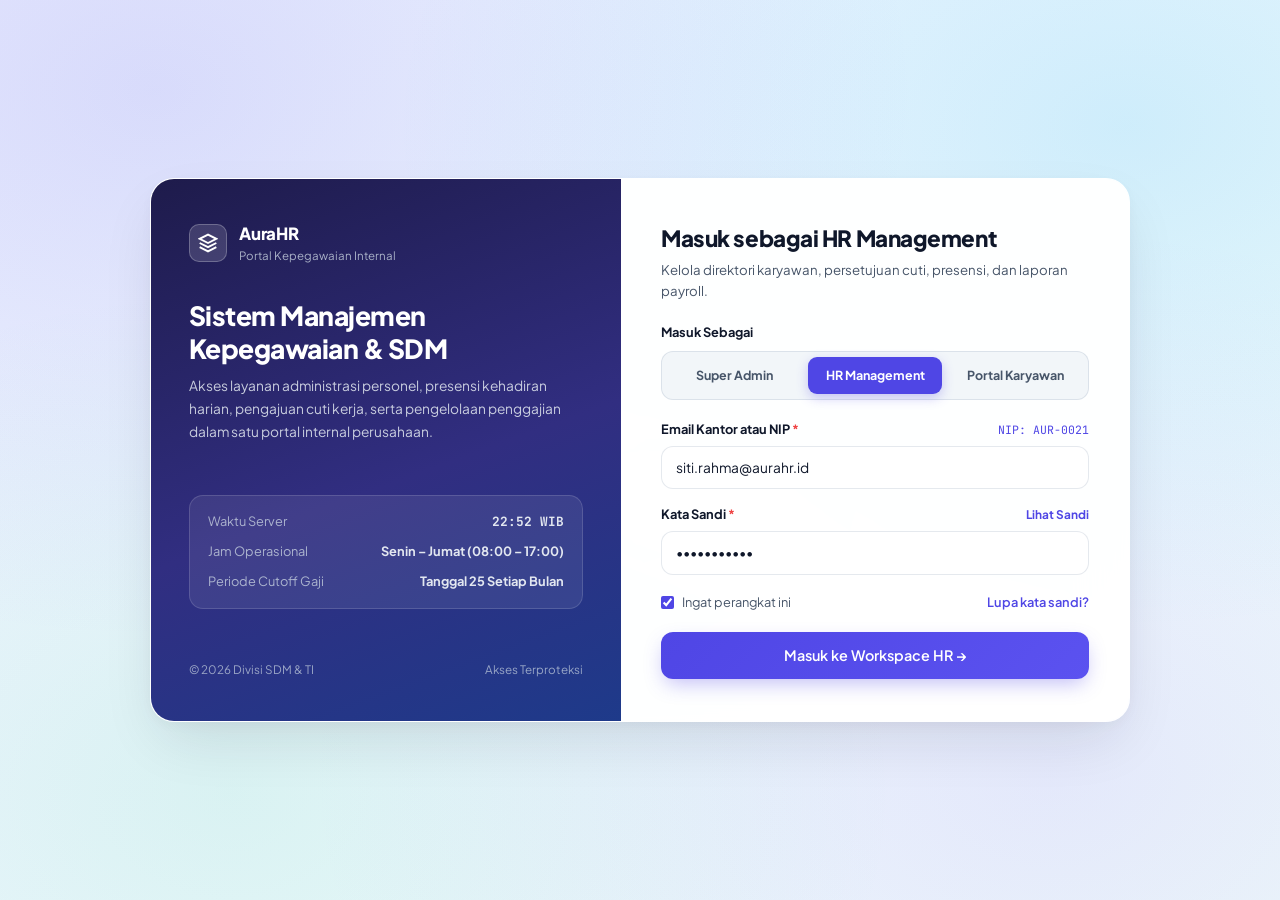
<file: pages/manajemen-role.html>
<!DOCTYPE html>
<html lang="id">
<head>
  <meta charset="UTF-8" />
  <meta name="viewport" content="width=device-width, initial-scale=1.0" />
  <title>Manajemen Role (RBAC) &amp; Departemen — AuraHR Enterprise</title>
  <link rel="icon" type="image/svg+xml" href="data:image/svg+xml,%3Csvg xmlns='http://www.w3.org/2000/svg' viewBox='0 0 32 32'%3E%3Crect width='32' height='32' rx='8' fill='%234F46E5'/%3E%3Cpath d='M16 6L6 11l10 5 10-5-10-5zM6 21l10 5 10-5M6 16l10 5 10-5' stroke='white' stroke-width='2' fill='none'/%3E%3C/svg%3E" />
  <link rel="stylesheet" href="../assets/css/style.css" />
</head>
<body data-base=".." data-page="rbac">
  <div class="sidebar-backdrop" id="sidebarBackdrop"></div>

  <div class="app-shell">
    <aside class="sidebar" aria-label="Navigasi Utama">
      <div class="sidebar__brand">
        <div class="sidebar__logo">
          <svg width="22" height="22" viewBox="0 0 24 24" fill="none" stroke="currentColor" stroke-width="2.4">
            <path d="M12 2L2 7l10 5 10-5-10-5z" /><path d="M2 17l10 5 10-5" /><path d="M2 12l10 5 10-5" />
          </svg>
        </div>
        <div class="sidebar__brand-text">
          <span class="sidebar__brand-title">AuraHR</span>
          <span class="sidebar__brand-sub">Enterprise Governance</span>
        </div>
      </div>

      <nav class="sidebar__nav" id="sidebarNavContainer"></nav>

      <div class="sidebar__footer">
        <div class="cutoff-widget">
          <div class="cutoff-widget__label">Security Enclave</div>
          <div class="cutoff-widget__date">RBAC Policy v4.1 Active</div>
          <div class="cutoff-widget__bar"><div class="cutoff-widget__fill" style="width:100%;"></div></div>
        </div>
        <button type="button" class="btn btn--glass" data-action="logout" style="width:100%;justify-content:flex-start;">
          <svg viewBox="0 0 24 24" fill="none" stroke="currentColor" stroke-width="2"><path d="M9 21H5a2 2 0 0 1-2-2V5a2 2 0 0 1 2-2h4"/><polyline points="16 17 21 12 16 7"/><line x1="21" y1="12" x2="9" y2="12"/></svg>
          <span>Keluar Sesi</span>
        </button>
      </div>
    </aside>

    <div class="app-main">
      <header class="topbar">
        <div class="topbar__left">
          <button type="button" class="topbar__toggle" id="sidebarToggleBtn" aria-label="Toggle Sidebar">
            <svg width="18" height="18" viewBox="0 0 24 24" fill="none" stroke="currentColor" stroke-width="2"><line x1="3" y1="6" x2="21" y2="6"/><line x1="3" y1="12" x2="21" y2="12"/><line x1="3" y1="18" x2="21" y2="18"/></svg>
          </button>
          <nav class="breadcrumb" aria-label="Breadcrumb">
            <span>Sistem &amp; Organisasi</span><span>/</span><span class="breadcrumb__current">Manajemen Role &amp; Divisi</span>
          </nav>
        </div>

        <div class="topbar__right" style="margin-left:auto;">
          <div class="user-pill">
            <div class="avatar" id="topbarUserAvatar">AP</div>
            <div class="user-pill__info">
              <span class="user-pill__name" id="topbarUserName">Arya Pratama</span>
              <span class="user-pill__role" id="topbarUserRole">Role: Super Admin</span>
            </div>
          </div>
        </div>
      </header>

      <main class="content-area">
        <div id="rbacGuardBanner" style="display:none;padding:14px 18px;border-radius:14px;background:var(--status-warning-bg);border:1px solid rgba(245,158,11,0.35);align-items:center;justify-content:space-between;gap:12px;flex-wrap:wrap;">
          <span style="font-weight:600;color:#92400E;">Anda sedang melihat halaman Governance Super Admin menggunakan peran non-Super Admin.</span>
          <button type="button" class="btn btn--sm btn--primary" id="elevateSuperAdminBtn">Aktifkan Role Super Admin</button>
        </div>

        <section class="page-header">
          <div>
            <p class="page-header__eyebrow" style="color:var(--color-violet);">05 / MODUL TATA KELOLA SUPER ADMIN (RBAC)</p>
            <h1 class="page-header__title">Manajemen Hak Akses &amp; Master Departemen</h1>
            <p class="page-header__subtitle">Atur pembagian peran akses pengguna (<strong>Super Admin</strong>, <strong>HR Management</strong>, <strong>Karyawan ESS</strong>) serta alokasi kuota formasi divisi.</p>
          </div>
          <div class="page-header__actions">
            <button type="button" class="btn btn--glass" id="addDeptModalBtn">+ Tambah Departemen</button>
            <button type="button" class="btn btn--primary" id="addAccountModalBtn">+ Tambah Akun Akses</button>
          </div>
        </section>

        <!-- PANEL PERMINTAAN RESET SANDI & KIRIM KODE OTP WHATSAPP -->
        <section class="glass-card glass-card--elevated" id="otpRequestsSection" style="border-color:rgba(79,70,229,0.24);">
          <div class="section-head" style="align-items:center;flex-wrap:wrap;gap:10px;">
            <div>
              <h2 class="section-head__title">🔐 Permintaan Kode OTP Reset Kata Sandi (WhatsApp)</h2>
              <p class="section-head__sub">Permintaan lupa sandi dari pengguna akan masuk ke sini secara real-time untuk dikirimkan kode OTP melalui WhatsApp resmi.</p>
            </div>
            <span class="badge badge--info" id="otpPendingCounterBadge">0 Permintaan Baru</span>
          </div>

          <div class="table-wrapper">
            <table class="data-table">
              <thead>
                <tr>
                  <th>Pemohon</th>
                  <th>Nomor WhatsApp Tujuan</th>
                  <th>Kode OTP (6 Digit)</th>
                  <th>Waktu Permintaan</th>
                  <th>Status</th>
                  <th style="text-align:right;">Tindakan Super Admin</th>
                </tr>
              </thead>
              <tbody id="otpRequestsTbody"></tbody>
            </table>
          </div>
        </section>

        <!-- 3 RBAC SUMMARY CARDS -->
        <section class="kpi-grid kpi-grid--3">
          <article class="glass-card stat-card">
            <div class="stat-card__top">
              <span class="stat-card__label">Super Admin</span>
              <span class="badge badge--role-admin">Akses Penuh Sistem</span>
            </div>
            <div class="stat-card__value" id="countAdminRole">0 Akun</div>
            <div class="stat-card__meta" style="color:var(--text-secondary);">Konfigurasi RBAC, keamanan &amp; organisasi</div>
          </article>

          <article class="glass-card stat-card">
            <div class="stat-card__top">
              <span class="stat-card__label">HR Management</span>
              <span class="badge badge--role-hr">Operasional SDM</span>
            </div>
            <div class="stat-card__value" id="countHrRole">0 Akun</div>
            <div class="stat-card__meta" style="color:var(--text-secondary);">CRUD pegawai, approval cuti &amp; laporan payroll</div>
          </article>

          <article class="glass-card stat-card">
            <div class="stat-card__top">
              <span class="stat-card__label">Portal Karyawan (ESS)</span>
              <span class="badge badge--role-ess">Self-Service</span>
            </div>
            <div class="stat-card__value" id="countEssRole">0 Akun</div>
            <div class="stat-card__meta" style="color:var(--text-secondary);">Presensi harian, ajukan cuti &amp; e-slip gaji</div>
          </article>
        </section>

        <!-- TWO COLUMN SPLIT: ACCOUNTS TABLE + DEPARTMENTS QUOTA -->
        <section class="rbac-grid">
          <article class="glass-card">
            <div class="section-head">
              <div>
                <h2 class="section-head__title">Daftar Akun Pengguna &amp; Hak Akses</h2>
                <p class="section-head__sub">Ubah peran akses atau nonaktifkan sesi akun secara real-time.</p>
              </div>
            </div>

            <div class="table-wrapper">
              <table class="data-table">
                <thead>
                  <tr>
                    <th>Nama &amp; Email Login</th>
                    <th>NIP</th>
                    <th>Role Akses</th>
                    <th>Login Terakhir</th>
                    <th>Status</th>
                    <th style="text-align:right;">Keamanan</th>
                  </tr>
                </thead>
                <tbody id="accountsTbody"></tbody>
              </table>
            </div>
          </article>

          <article class="glass-card">
            <div class="section-head">
              <div>
                <h2 class="section-head__title">Master Departemen &amp; Formasi</h2>
                <p class="section-head__sub">Keterisian kuota pegawai aktif per divisi</p>
              </div>
            </div>

            <div id="deptQuotaContainer" style="display:flex;flex-direction:column;gap:14px;"></div>
          </article>
        </section>
      </main>

      <footer class="app-footer">
        <span>&copy; 2026 <strong>AuraHR Enterprise</strong> — Governance &amp; Security Module.</span>
        <span>Role-Based Access Control (RBAC)</span>
      </footer>
    </div>
  </div>

  <script src="../assets/js/store.js?v=20261128i"></script>
  <script src="../assets/js/app.js?v=20261128i"></script>
  <script>
    (function () {
      function renderOtpRequestsTable() {
        const otpList = AuraStore.getOtpRequests();
        const pendingCount = otpList.filter(o => o.status === 'Pending').length;
        const badgeEl = document.getElementById('otpPendingCounterBadge');
        if (badgeEl) {
          badgeEl.textContent = pendingCount > 0 ? `${pendingCount} Menunggu Dikirim WA` : 'Tidak Ada Antrean Baru';
          badgeEl.className = pendingCount > 0 ? 'badge badge--warning' : 'badge badge--active';
        }

        const otpTbody = document.getElementById('otpRequestsTbody');
        if (!otpTbody) return;

        if (otpList.length === 0) {
          otpTbody.innerHTML = `<tr><td colspan="6" style="text-align:center;padding:22px;color:var(--text-secondary);">Belum ada permintaan kode OTP lupa kata sandi dari pengguna.</td></tr>`;
          return;
        }

        otpTbody.innerHTML = otpList.map(req => {
          let statusBadge = '<span class="badge badge--warning">Menunggu Dikirim</span>';
          if (req.status === 'Sent') statusBadge = '<span class="badge badge--info">Terkirim ke WA</span>';
          if (req.status === 'Completed') statusBadge = '<span class="badge badge--active">Sandi Diperbarui</span>';
          if (req.status === 'Rejected') statusBadge = '<span class="badge badge--danger">Ditolak</span>';

          let actions = '<span style="font-size:0.75rem;color:var(--text-muted);">Selesai</span>';
          if (req.status === 'Pending') {
            actions = `
              <div style="display:flex;justify-content:flex-end;gap:6px;flex-wrap:wrap;">
                <button type="button" class="btn btn--sm btn--success" data-send-wa-otp="${req.id}">📲 Kirim OTP via WA</button>
                <button type="button" class="btn btn--sm btn--glass" style="color:var(--status-danger);" data-reject-otp="${req.id}">Tolak</button>
              </div>
            `;
          } else if (req.status === 'Sent') {
            actions = `
              <div style="display:flex;justify-content:flex-end;gap:6px;">
                <button type="button" class="btn btn--sm btn--glass" data-send-wa-otp="${req.id}">📲 Kirim Ulang WA</button>
              </div>
            `;
          }

          return `
            <tr>
              <td>
                <div class="emp-cell">
                  <div class="avatar">${AuraApp.initials(req.name)}</div>
                  <div>
                    <div class="emp-cell__name">${req.name}</div>
                    <div class="emp-cell__email">${req.nip} • ${req.email}</div>
                  </div>
                </div>
              </td>
              <td>
                <input type="text" class="form-control mono" data-otp-phone-input="${req.id}" value="${req.phone}" style="padding:5px 10px;font-size:0.78rem;max-width:165px;" ${req.status === 'Completed' || req.status === 'Rejected' ? 'disabled' : ''} />
              </td>
              <td>
                <span class="mono" style="display:inline-block;padding:4px 10px;border-radius:8px;background:rgba(79,70,229,0.09);color:var(--color-primary);font-weight:800;letter-spacing:0.12em;">${req.code}</span>
              </td>
              <td style="font-size:0.77rem;color:var(--text-secondary);">${req.requestedAt || 'Baru saja'}</td>
              <td>${statusBadge}</td>
              <td style="text-align:right;">${actions}</td>
            </tr>
          `;
        }).join('');

        otpTbody.querySelectorAll('[data-send-wa-otp]').forEach(btn => {
          btn.addEventListener('click', () => {
            const id = btn.dataset.sendWaOtp;
            const phoneEl = otpTbody.querySelector(`[data-otp-phone-input="${id}"]`);
            const phoneVal = phoneEl ? phoneEl.value.trim() : '';
            const updated = AuraStore.approveOtpRequest(id, phoneVal);
            if (!updated) return;
            const waUrl = AuraStore.buildWhatsAppOtpUrl(updated.phone, updated.name, updated.nip, updated.code);
            window.open(waUrl, '_blank', 'noopener');
            AuraApp.showToast(`Membuka WhatsApp ke ${updated.phone} dengan Kode OTP ${updated.code}!`, 'success');
            AuraApp.initShell();
            renderOtpRequestsTable();
          });
        });

        otpTbody.querySelectorAll('[data-reject-otp]').forEach(btn => {
          btn.addEventListener('click', () => {
            const updated = AuraStore.rejectOtpRequest(btn.dataset.rejectOtp);
            if (updated) {
              AuraApp.showToast(`Permintaan OTP dari ${updated.name} ditolak.`, 'warning');
              AuraApp.initShell();
              renderOtpRequestsTable();
            }
          });
        });
      }

      function renderRbacPage() {
        renderOtpRequestsTable();
        const session = AuraStore.getSession();
        const banner = document.getElementById('rbacGuardBanner');
        banner.style.display = session.role !== 'SUPER_ADMIN' ? 'flex' : 'none';

        const accounts = AuraStore.getAccounts();
        document.getElementById('countAdminRole').textContent = accounts.filter(a => a.role === 'SUPER_ADMIN').length + ' Akun';
        document.getElementById('countHrRole').textContent = accounts.filter(a => a.role === 'HR').length + ' Akun';
        document.getElementById('countEssRole').textContent = accounts.filter(a => a.role === 'KARYAWAN').length + ' Akun';

        const tbody = document.getElementById('accountsTbody');
        tbody.innerHTML = accounts.map(acc => `
          <tr>
            <td>
              <div class="emp-cell">
                <div class="avatar">${AuraApp.initials(acc.name)}</div>
                <div>
                  <div class="emp-cell__name">${acc.name}</div>
                  <div class="emp-cell__email">${acc.email}</div>
                </div>
              </div>
            </td>
            <td class="mono" style="font-weight:700;color:var(--color-primary);">${acc.nip}</td>
            <td>
              <select class="form-control" style="padding:6px 10px;font-size:0.78rem;font-weight:700;width:auto;" data-role-select="${acc.id}">
                <option value="SUPER_ADMIN" ${acc.role === 'SUPER_ADMIN' ? 'selected' : ''}>Super Admin</option>
                <option value="HR" ${acc.role === 'HR' ? 'selected' : ''}>HR Management</option>
                <option value="KARYAWAN" ${acc.role === 'KARYAWAN' ? 'selected' : ''}>Portal Karyawan</option>
              </select>
            </td>
            <td style="font-size:0.78rem;color:var(--text-secondary);">${acc.lastLogin}</td>
            <td>
              <label class="switch-toggle">
                <input type="checkbox" data-acc-toggle="${acc.id}" ${acc.active ? 'checked' : ''} />
                <span class="switch-toggle__track"></span>
              </label>
            </td>
            <td style="text-align:right;">
              <div style="display:flex;justify-content:flex-end;gap:6px;">
                <button type="button" class="btn btn--sm btn--glass" data-reset-pwd="${acc.id}">Reset Sandi</button>
                ${acc.id !== session.id ? `
                  <button type="button" class="btn btn--icon btn--icon-danger" title="Hapus Akun" data-del-acc="${acc.id}">
                    <svg width="15" height="15" viewBox="0 0 24 24" fill="none" stroke="currentColor" stroke-width="2"><polyline points="3 6 5 6 21 6"/><path d="M19 6l-1 14a2 2 0 0 1-2 2H8a2 2 0 0 1-2-2L5 6"/><path d="M10 11v6"/><path d="M14 11v6"/></svg>
                  </button>
                ` : ''}
              </div>
            </td>
          </tr>
        `).join('');

        tbody.querySelectorAll('[data-del-acc]').forEach(btn => {
          btn.addEventListener('click', () => {
            const acc = accounts.find(a => a.id === btn.dataset.delAcc);
            if (!acc) return;
            AuraApp.openModal({
              title: 'Konfirmasi Hapus Akun',
              bodyHtml: `<p style="color:var(--text-secondary);">Hapus akses login untuk <strong>${acc.name}</strong> (<span class="mono">${acc.nip}</span>)?</p>`,
              confirmText: 'Ya, Hapus Akun',
              confirmClass: 'btn--danger',
              onConfirm: () => {
                AuraStore.deleteAccount(acc.id);
                AuraApp.showToast(`Akun ${acc.name} berhasil dihapus.`, 'danger');
                renderRbacPage();
              }
            });
          });
        });

        tbody.querySelectorAll('[data-reset-pwd]').forEach(btn => {
          btn.addEventListener('click', () => {
            const acc = accounts.find(a => a.id === btn.dataset.resetPwd);
            if (!acc) return;
            AuraApp.openModal({
              title: `Reset Kata Sandi — ${acc.name}`,
              bodyHtml: `
                <div class="form-group">
                  <label class="form-label">Kata Sandi Baru</label>
                  <input type="text" id="resetPwdInput" class="form-control mono" value="password123" />
                  <span class="form-hint">Minimal 4 karakter. User dapat login ulang dengan sandi baru.</span>
                </div>
              `,
              confirmText: 'Simpan Sandi Baru',
              onConfirm: () => {
                const newPwd = document.getElementById('resetPwdInput').value.trim();
                if (newPwd.length < 4) {
                  AuraApp.showToast('Kata sandi minimal 4 karakter.', 'danger');
                  return false;
                }
                AuraStore.resetAccountPassword(acc.id, newPwd);
                AuraApp.showToast(`Kata sandi ${acc.name} berhasil direset.`, 'success');
              }
            });
          });
        });

        tbody.querySelectorAll('[data-role-select]').forEach(sel => {
          sel.addEventListener('change', () => {
            const updated = AuraStore.updateAccountRole(sel.dataset.roleSelect, sel.value);
            AuraApp.showToast(`Peran akses ${updated.name} diubah menjadi ${sel.value}`, 'success');
            renderRbacPage();
          });
        });

        tbody.querySelectorAll('[data-acc-toggle]').forEach(chk => {
          chk.addEventListener('change', () => {
            const updated = AuraStore.toggleAccountActive(chk.dataset.accToggle);
            AuraApp.showToast(
              `Akun ${updated.name} ${updated.active ? 'diaktifkan' : 'dinonaktifkan'}.`,
              updated.active ? 'success' : 'warning'
            );
            renderRbacPage();
          });
        });

        // Render Departments Quota
        const depts = AuraStore.getDepartmentsWithCounts();
        const deptContainer = document.getElementById('deptQuotaContainer');
        deptContainer.innerHTML = depts.map(d => {
          const pct = Math.min(100, Math.round((d.headcount / Math.max(1, d.quota)) * 100));
          return `
            <div style="padding:14px 16px;border-radius:14px;background:rgba(255,255,255,0.72);border:1px solid var(--border-subtle);">
              <div style="display:flex;justify-content:space-between;align-items:center;margin-bottom:6px;gap:6px;">
                <strong style="font-size:0.86rem;">${d.name}</strong>
                <div style="display:flex;align-items:center;gap:6px;">
                  <button type="button" class="btn btn--sm btn--glass mono" data-quota-id="${d.id}" data-quota-val="${d.quota}">${d.headcount} / ${d.quota} Kuota ✎</button>
                  ${d.headcount === 0 ? `<button type="button" class="btn btn--icon btn--icon-danger" style="width:28px;height:28px;" title="Hapus Departemen Kosong" data-del-dept="${d.id}">✕</button>` : ''}
                </div>
              </div>
              <div class="progress-track"><div class="progress-fill" style="width:${pct}%;"></div></div>
              <div style="display:flex;justify-content:space-between;font-size:0.73rem;color:var(--text-secondary);margin-top:6px;">
                <span>Lead: ${d.head}</span>
                <span>${pct}% Terisi</span>
              </div>
            </div>
          `;
        }).join('');

        deptContainer.querySelectorAll('[data-del-dept]').forEach(btn => {
          btn.addEventListener('click', () => {
            const deptId = btn.dataset.delDept;
            AuraStore.deleteDepartment(deptId);
            AuraApp.showToast(`Departemen ${deptId} dihapus.`, 'warning');
            renderRbacPage();
          });
        });

        deptContainer.querySelectorAll('[data-quota-id]').forEach(btn => {
          btn.addEventListener('click', () => {
            const deptId = btn.dataset.quotaId;
            const curVal = btn.dataset.quotaVal;
            AuraApp.openModal({
              title: `Ubah Kuota Formasi (${deptId})`,
              bodyHtml: `
                <div class="form-group">
                  <label class="form-label">Batas Kuota Maksimal Pegawai</label>
                  <input type="number" id="modalQuotaInput" class="form-control mono" min="1" max="500" value="${curVal}" />
                </div>
              `,
              confirmText: 'Simpan Kuota',
              onConfirm: () => {
                const v = Number(document.getElementById('modalQuotaInput').value);
                if (v < 1) return false;
                AuraStore.updateDepartmentQuota(deptId, v);
                AuraApp.showToast('Kuota formasi departemen diperbarui!', 'success');
                renderRbacPage();
              }
            });
          });
        });
      }

      document.getElementById('elevateSuperAdminBtn').addEventListener('click', () => {
        AuraStore.switchRoleQuick('SUPER_ADMIN');
        AuraApp.initShell();
        renderRbacPage();
        AuraApp.showToast('Sesi Super Admin diaktifkan!', 'success');
      });

      document.getElementById('addAccountModalBtn').addEventListener('click', () => {
        AuraApp.openModal({
          title: 'Tambah Akun Akses Baru',
          bodyHtml: `
            <div style="display:flex;flex-direction:column;gap:12px;">
              <div class="form-group">
                <label class="form-label">NIP Pegawai</label>
                <input type="text" id="newAccNip" class="form-control mono" value="${AuraStore.generateNextNip()}" />
              </div>
              <div class="form-group">
                <label class="form-label">Nama Pengguna</label>
                <input type="text" id="newAccName" class="form-control" placeholder="Contoh: Rina Maharani" />
              </div>
              <div class="form-group">
                <label class="form-label">Email Login</label>
                <input type="email" id="newAccEmail" class="form-control" placeholder="rina.maharani@aurahr.id" />
              </div>
              <div class="form-group">
                <label class="form-label">Role Hak Akses</label>
                <select id="newAccRole" class="form-control">
                  <option value="KARYAWAN">Portal Karyawan (ESS)</option>
                  <option value="HR">HR Management</option>
                  <option value="SUPER_ADMIN">Super Admin</option>
                </select>
              </div>
            </div>
          `,
          confirmText: 'Buat Akun',
          onConfirm: () => {
            const name = document.getElementById('newAccName').value.trim();
            const email = document.getElementById('newAccEmail').value.trim();
            const nip = document.getElementById('newAccNip').value.trim().toUpperCase();
            const role = document.getElementById('newAccRole').value;
            if (!name || !email.includes('@') || !/^AUR-\d{3,5}$/.test(nip)) {
              AuraApp.showToast('NIP (AUR-XXXX), nama, dan email valid wajib diisi!', 'danger');
              return false;
            }
            const res = AuraStore.addAccount({ nip, name, email, role });
            if (!res.ok) {
              AuraApp.showToast(res.message, 'danger');
              return false;
            }
            AuraApp.showToast(`Akun ${name} (${role}) berhasil ditambahkan!`, 'success');
            renderRbacPage();
          }
        });
      });

      document.getElementById('addDeptModalBtn').addEventListener('click', () => {
        AuraApp.openModal({
          title: 'Tambah Departemen / Divisi Baru',
          bodyHtml: `
            <div style="display:flex;flex-direction:column;gap:12px;">
              <div class="form-group">
                <label class="form-label">Kode Divisi (2–5 Huruf)</label>
                <input type="text" id="newDeptCode" class="form-control mono" placeholder="MKT" maxlength="5" />
              </div>
              <div class="form-group">
                <label class="form-label">Nama Departemen</label>
                <input type="text" id="newDeptName" class="form-control" placeholder="Contoh: Product &amp; Research" />
              </div>
              <div class="form-group">
                <label class="form-label">Kepala Divisi</label>
                <input type="text" id="newDeptHead" class="form-control" placeholder="Nama Lead / Manajer" />
              </div>
              <div class="form-group">
                <label class="form-label">Kuota Formasi Pegawai</label>
                <input type="number" id="newDeptQuota" class="form-control mono" min="1" value="10" />
              </div>
            </div>
          `,
          confirmText: 'Simpan Departemen',
          onConfirm: () => {
            const code = document.getElementById('newDeptCode').value.trim().toUpperCase();
            const name = document.getElementById('newDeptName').value.trim();
            const head = document.getElementById('newDeptHead').value.trim();
            const quota = Number(document.getElementById('newDeptQuota').value);
            if (!code || !name || !head || quota < 1) {
              AuraApp.showToast('Semua data departemen wajib diisi lengkap!', 'danger');
              return false;
            }
            AuraStore.addDepartment({ code, name, head, quota });
            AuraApp.showToast(`Departemen ${name} (${code}) berhasil ditambahkan!`, 'success');
            renderRbacPage();
          }
        });
      });

      document.addEventListener('DOMContentLoaded', () => {
        renderRbacPage();
        // Auto-sync permintaan OTP baru setiap 3,5 detik (tidak mengganggu jika Super Admin sedang mengetik nomor WA)
        setInterval(() => {
          const activeTag = document.activeElement ? document.activeElement.tagName : '';
          if (activeTag === 'INPUT' || activeTag === 'SELECT') return;
          AuraStore.syncFromServerAsync().then(() => {
            renderOtpRequestsTable();
          });
        }, 3500);
      });
    })();
  </script>
</body>
</html>
</file>
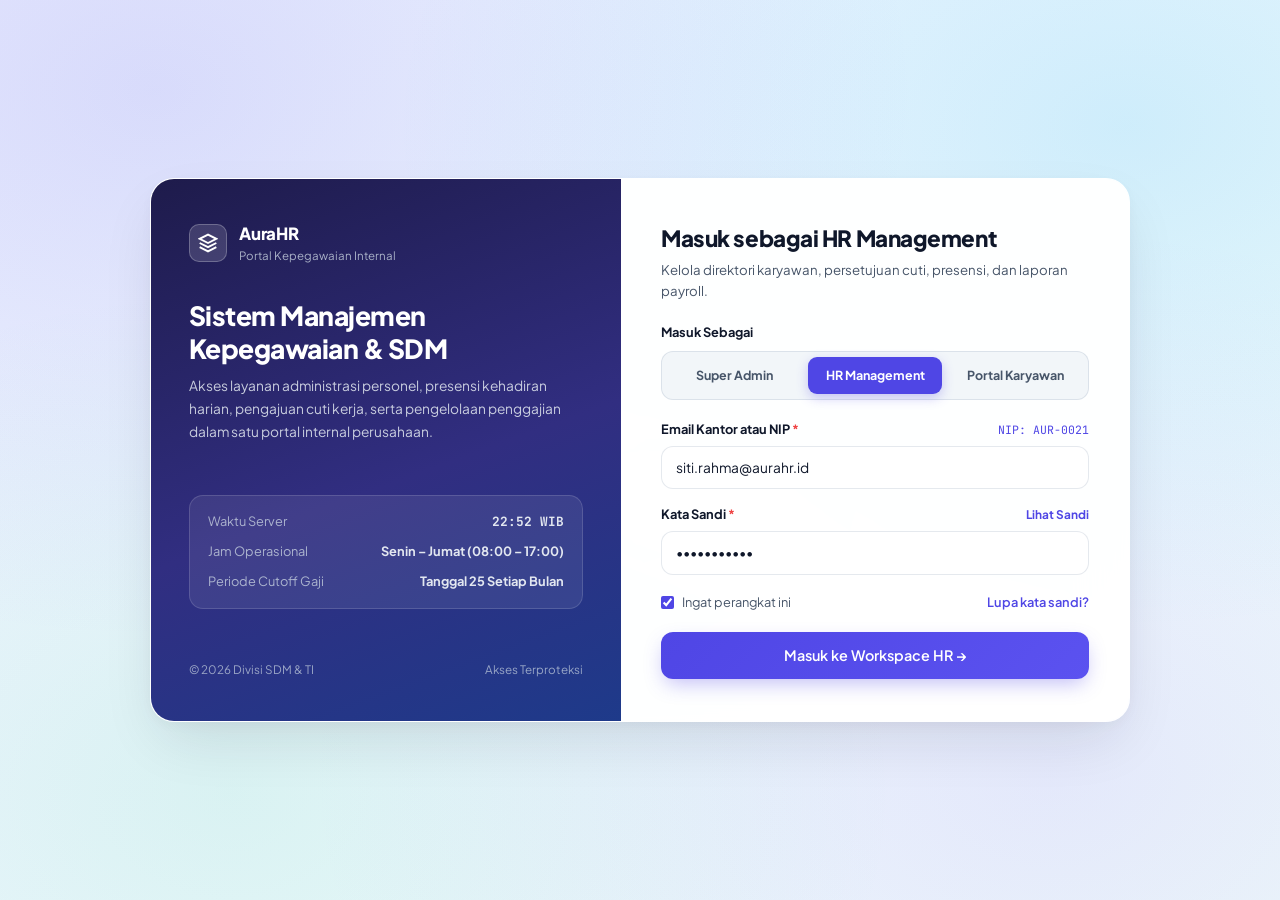
<file: pages/portal-karyawan.html>
<!DOCTYPE html>
<html lang="id">
<head>
  <meta charset="UTF-8" />
  <meta name="viewport" content="width=device-width, initial-scale=1.0" />
  <meta http-equiv="Cache-Control" content="no-cache, no-store, must-revalidate" />
  <title>Portal Karyawan (ESS) — AuraHR Enterprise</title>
  <link rel="icon" type="image/svg+xml" href="data:image/svg+xml,%3Csvg xmlns='http://www.w3.org/2000/svg' viewBox='0 0 32 32'%3E%3Crect width='32' height='32' rx='8' fill='%234F46E5'/%3E%3Cpath d='M16 6L6 11l10 5 10-5-10-5zM6 21l10 5 10-5M6 16l10 5 10-5' stroke='white' stroke-width='2' fill='none'/%3E%3C/svg%3E" />
  <link rel="stylesheet" href="../assets/css/style.css" />
</head>
<body data-base=".." data-page="ess">
  <div class="sidebar-backdrop" id="sidebarBackdrop"></div>

  <div class="app-shell">
    <aside class="sidebar" aria-label="Navigasi Portal Karyawan">
      <div class="sidebar__brand">
        <div class="sidebar__logo">
          <svg width="22" height="22" viewBox="0 0 24 24" fill="none" stroke="currentColor" stroke-width="2.4">
            <path d="M12 2L2 7l10 5 10-5-10-5z" /><path d="M2 17l10 5 10-5" /><path d="M2 12l10 5 10-5" />
          </svg>
        </div>
        <div class="sidebar__brand-text">
          <span class="sidebar__brand-title">AuraHR</span>
          <span class="sidebar__brand-sub">Employee Portal (ESS)</span>
        </div>
      </div>

      <nav class="sidebar__nav" id="sidebarNavContainer"></nav>

      <div class="sidebar__footer">
        <button type="button" class="btn btn--glass" data-action="logout" style="width:100%;justify-content:flex-start;">
          <svg viewBox="0 0 24 24" fill="none" stroke="currentColor" stroke-width="2"><path d="M9 21H5a2 2 0 0 1-2-2V5a2 2 0 0 1 2-2h4"/><polyline points="16 17 21 12 16 7"/><line x1="21" y1="12" x2="9" y2="12"/></svg>
          <span>Keluar Sesi</span>
        </button>
      </div>
    </aside>

    <div class="app-main">
      <header class="topbar">
        <div class="topbar__left">
          <button type="button" class="topbar__toggle" id="sidebarToggleBtn" aria-label="Toggle Sidebar">
            <svg width="18" height="18" viewBox="0 0 24 24" fill="none" stroke="currentColor" stroke-width="2"><line x1="3" y1="6" x2="21" y2="6"/><line x1="3" y1="12" x2="21" y2="12"/><line x1="3" y1="18" x2="21" y2="18"/></svg>
          </button>
          <nav class="breadcrumb" aria-label="Breadcrumb">
            <span>Portal Karyawan</span><span>/</span><span class="breadcrumb__current" id="essBreadcrumbCurrent">Beranda &amp; Presensi</span>
          </nav>
        </div>

        <div class="topbar__right" style="margin-left:auto;">
          <div class="user-pill">
            <div class="avatar" id="topbarUserAvatar">BS</div>
            <div class="user-pill__info">
              <span class="user-pill__name" id="topbarUserName">Budi Santoso</span>
              <span class="user-pill__role" id="topbarUserRole">Role: Karyawan ESS</span>
            </div>
          </div>
        </div>
      </header>

      <main class="content-area">
        <section class="page-header">
          <div>
            <p class="page-header__eyebrow">EMPLOYEE SELF-SERVICE WORKSPACE</p>
            <h1 class="page-header__title" id="essGreeting">Halo, Budi Santoso!</h1>
            <p class="page-header__subtitle" id="essSubProfile">Senior Frontend Engineer • Engineering &amp; Product (NIP: AUR-0108)</p>
          </div>
          <div class="page-header__actions">
            <button type="button" class="btn btn--glass" id="openPayslipBtn">Lihat Slip Gaji Digital</button>
          </div>
        </section>

        <!-- BANNER PENGUMUMAN & JADWAL HARI LIBUR DI PALING ATAS PORTAL KARYAWAN -->
        <article class="glass-card glass-card--elevated" id="essHolidaysCard" style="border-color:rgba(79,70,229,0.24);background:linear-gradient(135deg, rgba(255,255,255,0.92), rgba(238,242,255,0.85));">
          <div class="section-head" style="margin-bottom:12px;align-items:center;flex-wrap:wrap;gap:10px;">
            <div>
              <h2 class="section-head__title">📢 Pengumuman &amp; Jadwal Hari Libur Resmi Perusahaan</h2>
              <p class="section-head__sub">Informasi hari libur nasional, cuti bersama, dan pengumuman terbaru dari manajemen pusat.</p>
            </div>
            <button type="button" class="btn btn--sm btn--glass" id="toggleEssHolidayBtn">Sembunyikan ▲</button>
          </div>
          <div id="essHolidayListContainer" style="display:grid;grid-template-columns:repeat(auto-fit,minmax(250px,1fr));gap:12px;"></div>
        </article>

        <!-- VIEW 1: BERANDA & PRESENSI -->
        <div id="essViewHome" style="display:flex;flex-direction:column;gap:24px;">
          <!-- ROW 1: LIVE ATTENDANCE CLOCK + 3 PERSONAL KPI CARDS -->
          <section class="split-grid">
            <article class="glass-card glass-card--elevated" style="display:flex;flex-direction:column;justify-content:space-between;gap:14px;">
              <!-- HEADER: MODE KERJA & STATUS SESI -->
              <div style="display:flex;justify-content:space-between;align-items:center;flex-wrap:wrap;gap:10px;">
                <select id="workModeSelect" class="form-control" style="width:auto;font-size:0.78rem;padding:6px 12px;font-weight:600;">
                  <option value="WFO - Kantor Pusat Jakarta">📍 WFO - Kantor Pusat Jakarta</option>
                  <option value="Hybrid / Work From Home">🏠 Hybrid / Work From Home</option>
                  <option value="Dinas Luar / Client Visit">🚗 Dinas Luar / Client Visit</option>
                </select>
                <span class="badge badge--active" id="attendanceStateBadge">Masuk: 07:56 WIB</span>
              </div>

              <!-- BANNER OTOMATIS JIKA HARI INI TANGGAL LIBUR RESMI -->
              <div id="essTodayHolidayAlert" style="display:none;padding:9px 12px;border-radius:10px;background:rgba(16,185,129,0.1);border:1px solid rgba(16,185,129,0.32);color:#065F46;font-size:0.76rem;font-weight:600;"></div>

              <!-- JAM PRESENSI LANGSUNG + STOPWATCH DURASI KERJA -->
              <div style="display:flex;justify-content:space-between;align-items:flex-end;flex-wrap:wrap;gap:12px;">
                <div>
                  <p id="liveDateLabel" style="font-size:0.72rem;font-weight:700;text-transform:uppercase;letter-spacing:0.07em;color:var(--text-secondary);">Waktu Presensi Langsung • Shift Reguler (08:00 – 17:00)</p>
                  <div class="mono" id="liveDigitalClock" style="font-size:2.2rem;font-weight:800;color:var(--text-primary);line-height:1.12;margin-top:4px;">08:00:00 WIB</div>
                </div>
                <div style="padding:8px 12px;border-radius:12px;background:rgba(79,70,229,0.06);border:1px solid rgba(79,70,229,0.18);text-align:right;min-width:155px;">
                  <div style="font-size:0.68rem;font-weight:700;text-transform:uppercase;letter-spacing:0.06em;color:var(--color-primary);">⏱ Durasi Kerja Hari Ini</div>
                  <div class="mono" id="liveWorkDurationTimer" style="font-size:1.12rem;font-weight:800;color:var(--text-primary);margin-top:2px;">00j 00m 00d</div>
                  <div id="livePunctualityText" style="font-size:0.68rem;color:var(--text-secondary);">Target Shift: 8 Jam Kerja</div>
                </div>
              </div>

              <!-- GPS GEOFENCING & RADIUS KANTOR -->
              <div style="padding:10px 13px;border-radius:12px;background:rgba(255,255,255,0.78);border:1px solid var(--border-subtle);display:flex;justify-content:space-between;align-items:center;flex-wrap:wrap;gap:8px;">
                <div style="display:flex;align-items:center;gap:9px;">
                  <span style="width:9px;height:9px;border-radius:50%;background:#10B981;box-shadow:0 0 0 4px rgba(16,185,129,0.18);display:inline-block;flex-shrink:0;"></span>
                  <div>
                    <div style="font-size:0.75rem;font-weight:700;color:var(--text-primary);" id="gpsRadiusBadge">Dalam Radius Kantor Pusat • 38m (Maks. 150m)</div>
                    <div class="mono" style="font-size:0.7rem;color:var(--text-secondary);" id="gpsCoordText">GPS: -6.2249, 106.8096 • SCBD Jakarta Selatan</div>
                  </div>
                </div>
                <button type="button" id="refreshGpsBtn" class="btn btn--sm btn--glass" style="font-size:0.72rem;padding:4px 10px;">Akurasi GPS ↻</button>
              </div>

              <!-- TIMELINE SHIFT & PROGRESS BAR 8 JAM -->
              <div style="padding:10px 13px;border-radius:12px;background:rgba(248,250,252,0.85);border:1px solid var(--border-subtle);">
                <div style="display:flex;justify-content:space-between;align-items:center;font-size:0.74rem;margin-bottom:6px;">
                  <span>Masuk: <strong class="mono" id="shiftCheckInTime" style="color:var(--status-success);">--:-- WIB</strong></span>
                  <span id="shiftProgressLabel" style="font-weight:700;color:var(--color-primary);">0% Shift</span>
                  <span>Pulang: <strong class="mono" id="shiftCheckOutTime">17:00 WIB</strong></span>
                </div>
                <div class="progress-track" style="height:7px;">
                  <div class="progress-fill" id="shiftProgressBar" style="width:0%;"></div>
                </div>
              </div>

              <!-- CATATAN AKTIVITAS HARIAN -->
              <div>
                <input type="text" id="dailyWorkNoteInput" class="form-control" style="font-size:0.8rem;padding:8px 12px;" placeholder="Catatan rencana/aktivitas kerja hari ini (opsional)..." />
              </div>

              <!-- TOMBOL CHECK-IN / CHECK-OUT DENGAN VERIFIKASI KAMERA SELFIE -->
              <div style="display:flex;justify-content:space-between;align-items:center;gap:12px;padding-top:10px;border-top:1px solid var(--border-subtle);">
                <span style="font-size:0.75rem;color:var(--text-secondary);">Verifikasi Selfie &amp; Lokasi GPS:</span>
                <button type="button" class="btn btn--primary" id="checkInOutBtn">📸 Check-Out Pulang</button>
              </div>
            </article>

            <div class="kpi-grid kpi-grid--3" style="grid-template-columns:1fr;gap:14px;">
              <article class="glass-card glass-card--interactive" id="leaveQuotaKpiCard" style="display:flex;justify-content:space-between;align-items:center;padding:18px 22px;cursor:pointer;" title="Klik untuk ajukan atau lihat riwayat cuti">
                <div>
                  <div class="stat-card__label">Sisa Kuota Cuti Tahunan</div>
                  <div class="stat-card__value" style="font-size:1.45rem;" id="essLeaveQuota">9 / 12 Hari</div>
                  <div style="font-size:0.72rem;color:var(--text-secondary);margin-top:2px;" id="essLeaveSubMeta">Terpakai 3 hari cuti tahunan</div>
                </div>
                <span class="badge badge--info" id="essLeaveYearBadge">Kuota Aktif 2026</span>
              </article>

              <article class="glass-card glass-card--interactive" id="attMonthKpiCard" style="display:flex;justify-content:space-between;align-items:center;padding:18px 22px;cursor:pointer;" title="Klik untuk melihat log presensi 30 hari terakhir">
                <div>
                  <div class="stat-card__label" id="essAttMonthLabel">Kehadiran Bulan Ini</div>
                  <div class="stat-card__value" style="font-size:1.45rem;" id="essAttendanceCount">0 / 22 Hari</div>
                </div>
                <span class="badge badge--active" id="essAttendanceBadge">0% Kehadiran</span>
              </article>

              <article class="glass-card glass-card--interactive" id="payslipKpiCard" style="display:flex;justify-content:space-between;align-items:center;padding:18px 22px;cursor:pointer;" title="Klik untuk membuka E-Slip Gaji">
                <div>
                  <div class="stat-card__label">Take Home Pay Terakhir</div>
                  <div class="stat-card__value mono" style="font-size:1.35rem;" id="essThpValue">Rp 15.675.000</div>
                  <div style="font-size:0.74rem;font-weight:700;color:var(--color-primary);margin-top:4px;">Klik untuk lihat &amp; cetak slip →</div>
                </div>
                <span class="badge badge--active">Lunas Ditransfer</span>
              </article>
            </div>
          </section>

          <!-- ROW 2 (HOME): ATTENDANCE LOG ONLY -->
          <article class="glass-card" id="riwayatSection">
            <div class="section-head" style="align-items:flex-start;flex-wrap:wrap;gap:12px;">
              <div>
                <h2 class="section-head__title">Riwayat Presensi Masuk &amp; Keluar Saya</h2>
                <p class="section-head__sub" id="essAttSub">Catatan jam masuk dan jam pulang pada Hari Ini.</p>
              </div>
              <div style="display:flex;gap:8px;flex-wrap:wrap;align-items:center;">
                <select id="essAttPeriodSelect" class="form-control" style="width:auto;padding:6px 11px;font-size:0.78rem;font-weight:600;">
                  <option value="today" selected>📅 Hari Ini</option>
                  <option value="yesterday">Kemarin</option>
                  <option value="week">7 Hari Terakhir</option>
                  <option value="month">30 Hari Terakhir</option>
                  <option value="custom">Tanggal Pilihan</option>
                  <option value="all">Semua Periode</option>
                </select>
                <input type="date" id="essAttDatePicker" class="form-control mono" style="width:auto;padding:5px 10px;font-size:0.78rem;" title="Pilih tanggal presensi" />
              </div>
            </div>

            <div class="table-wrapper">
              <table class="data-table">
                <thead>
                  <tr>
                    <th>Tanggal</th>
                    <th>Lokasi GPS &amp; Catatan Kerja</th>
                    <th>Jam Masuk</th>
                    <th>Jam Keluar</th>
                    <th>Durasi Kerja</th>
                    <th>Status &amp; Bukti</th>
                  </tr>
                </thead>
                <tbody id="essAttendanceTbody"></tbody>
              </table>
            </div>
          </article>
        </div>

        <!-- VIEW 2: PENGAJUAN CUTI & IZIN (HANYA MUNCUL SAAT KLIK MENU PENGAJUAN CUTI & IZIN) -->
        <div id="essViewLeave" style="display:none;">
          <section class="split-grid" id="formCutiSection">
            <article class="glass-card">
              <div class="section-head">
                <div>
                  <h2 class="section-head__title">Ajukan Cuti / Izin Baru</h2>
                  <p class="section-head__sub">Formulir ini terhubung langsung ke antrean persetujuan HR Management.</p>
                </div>
              </div>

              <form id="leaveRequestForm" novalidate style="display:flex;flex-direction:column;gap:14px;">
                <div class="form-group">
                  <label for="leaveType" class="form-label">Jenis Pengajuan <span class="req">*</span></label>
                  <select id="leaveType" class="form-control">
                    <option value="Cuti Tahunan">Cuti Tahunan</option>
                    <option value="Izin Sakit">Izin Sakit</option>
                    <option value="Cuti Khusus">Cuti Khusus (Menikah / Keluarga)</option>
                  </select>
                </div>

                <div class="form-grid">
                  <div class="form-group" id="grpLeaveStart">
                    <label for="leaveStart" class="form-label">Tanggal Mulai <span class="req">*</span></label>
                    <input type="date" id="leaveStart" class="form-control" required />
                    <span class="form-error">Pilih tanggal mulai.</span>
                  </div>

                  <div class="form-group" id="grpLeaveEnd">
                    <label for="leaveEnd" class="form-label">Tanggal Selesai <span class="req">*</span></label>
                    <input type="date" id="leaveEnd" class="form-control" required />
                    <span class="form-error">Tanggal selesai minimal sama dengan tanggal mulai.</span>
                  </div>
                </div>

                <div class="form-group" id="grpLeaveReason">
                  <label for="leaveReason" class="form-label">Alasan Pengajuan Cuti <span class="req">*</span></label>
                  <textarea id="leaveReason" rows="3" class="form-control" placeholder="Tuliskan alasan pengajuan secara jelas (minimal 8 karakter)..." required></textarea>
                  <span class="form-error">Alasan cuti wajib diisi minimal 8 karakter.</span>
                </div>

                <button type="submit" class="btn btn--primary" style="width:100%;">Kirim Pengajuan ke HR →</button>
              </form>
            </article>

            <article class="glass-card">
              <div class="section-head" style="align-items:flex-start;flex-wrap:wrap;gap:10px;">
                <div>
                  <h2 class="section-head__title">Status Pengajuan Cuti Saya</h2>
                  <p class="section-head__sub" id="essLeaveSub">Pembaruan persetujuan cuti untuk Hari Ini.</p>
                </div>
                <div style="display:flex;gap:6px;flex-wrap:wrap;align-items:center;">
                  <select id="essLeavePeriodSelect" class="form-control" style="width:auto;padding:5px 9px;font-size:0.76rem;font-weight:600;">
                    <option value="today" selected>📅 Hari Ini</option>
                    <option value="yesterday">Kemarin</option>
                    <option value="week">7 Hari Terakhir</option>
                    <option value="month">30 Hari Terakhir</option>
                    <option value="custom">Tanggal Pilihan</option>
                    <option value="all">Semua Periode</option>
                  </select>
                  <input type="date" id="essLeaveDatePicker" class="form-control mono" style="width:auto;padding:4px 8px;font-size:0.76rem;" title="Pilih tanggal cuti/pengajuan" />
                </div>
              </div>

              <div class="table-wrapper">
                <table class="data-table">
                  <thead>
                    <tr>
                      <th>Jenis</th>
                      <th>Periode</th>
                      <th>Alasan</th>
                      <th>Status</th>
                    </tr>
                  </thead>
                  <tbody id="essLeaveTbody"></tbody>
                </table>
              </div>
            </article>
          </section>
        </div>
      </main>

      <footer class="app-footer">
        <span>&copy; 2026 <strong>AuraHR Enterprise</strong> — Portal Mandiri Karyawan (ESS).</span>
        <span>Tersinkronisasi Real-time dengan Dashboard HR</span>
      </footer>
    </div>
  </div>

  <script src="../assets/js/store.js?v=20261128i"></script>
  <script src="../assets/js/app.js?v=20261128i"></script>
  <script>
    (function () {
      function toLocalIso(d = new Date()) {
        const y = d.getFullYear();
        const m = String(d.getMonth() + 1).padStart(2, '0');
        const day = String(d.getDate()).padStart(2, '0');
        return `${y}-${m}-${day}`;
      }
      function offsetDateIso(daysOffset) {
        const d = new Date();
        d.setDate(d.getDate() + daysOffset);
        return toLocalIso(d);
      }

      const EMPLOYEE_NIP = 'AUR-0108';
      let currentGpsCoord = '-6.2249, 106.8096 • SCBD Jakarta (38m)';
      let activeCheckInRecord = null;
      let essAttPeriod = 'today';
      let essAttDate = toLocalIso(new Date());
      let essLeavePeriod = 'today';
      let essLeaveDate = toLocalIso(new Date());

      function getCurrentEmployee() {
        const session = AuraStore.getSession();
        const emps = AuraStore.getEmployees();
        return emps.find(e => e.nip === session.nip) || emps.find(e => e.nip === EMPLOYEE_NIP) || emps[0];
      }

      function parseTimeToSeconds(timeStr) {
        if (!timeStr) return null;
        const clean = String(timeStr).replace(' WIB', '').trim();
        const parts = clean.split(':').map(Number);
        if (parts.length < 2 || isNaN(parts[0]) || isNaN(parts[1])) return null;
        return (parts[0] * 3600) + (parts[1] * 60) + (parts[2] || 0);
      }

      function formatDurationHms(totalSec) {
        const sec = Math.max(0, Math.floor(totalSec));
        const h = String(Math.floor(sec / 3600)).padStart(2, '0');
        const m = String(Math.floor((sec % 3600) / 60)).padStart(2, '0');
        const s = String(sec % 60).padStart(2, '0');
        return `${h}j ${m}m ${s}d`;
      }

      function calcRecordDuration(rec) {
        const inSec = parseTimeToSeconds(rec.checkIn);
        if (inSec === null) return '-';
        let outSec = parseTimeToSeconds(rec.checkOut);
        if (outSec === null) {
          const now = new Date();
          const todayIso = now.toISOString().slice(0, 10);
          if (rec.date === todayIso) {
            outSec = now.getHours() * 3600 + now.getMinutes() * 60 + now.getSeconds();
          } else {
            return 'Sedang Aktif';
          }
        }
        let diff = outSec - inSec;
        if (diff < 0) diff += 86400;
        return formatDurationHms(diff);
      }

      function updateGpsByMode() {
        const mode = document.getElementById('workModeSelect').value;
        const badgeEl = document.getElementById('gpsRadiusBadge');
        const coordEl = document.getElementById('gpsCoordText');
        if (mode.includes('WFO')) {
          const dist = Math.floor(22 + Math.random() * 35);
          currentGpsCoord = `-6.2249, 106.8096 • SCBD Jakarta (${dist}m)`;
          badgeEl.textContent = `Dalam Radius Kantor Pusat • ${dist}m (Maks. 150m) ✓`;
          badgeEl.style.color = 'var(--status-success)';
        } else if (mode.includes('Hybrid')) {
          currentGpsCoord = `-6.2741, 106.7382 • Lokasi Remote Terverifikasi GPS`;
          badgeEl.textContent = `Mode Hybrid / WFH • Titik GPS Terverifikasi ✓`;
          badgeEl.style.color = 'var(--color-primary)';
        } else {
          currentGpsCoord = `-6.2088, 106.8456 • Kunjungan Klien Jakarta`;
          badgeEl.textContent = `Dinas Luar • Titik Kunjungan Klien Tercatat ✓`;
          badgeEl.style.color = '#D97706';
        }
        coordEl.textContent = `GPS: ${currentGpsCoord}`;
      }

      function tickClock() {
        const now = new Date();
        const hh = String(now.getHours()).padStart(2, '0');
        const mm = String(now.getMinutes()).padStart(2, '0');
        const ss = String(now.getSeconds()).padStart(2, '0');
        document.getElementById('liveDigitalClock').textContent = `${hh}:${mm}:${ss} WIB`;

        const daysIndo = ['Minggu', 'Senin', 'Selasa', 'Rabu', 'Kamis', 'Jumat', 'Sabtu'];
        const monthsIndo = ['Jan', 'Feb', 'Mar', 'Apr', 'Mei', 'Jun', 'Jul', 'Agu', 'Sep', 'Okt', 'Nov', 'Des'];
        const dateLabel = document.getElementById('liveDateLabel');
        if (dateLabel) {
          dateLabel.textContent = `${daysIndo[now.getDay()]}, ${now.getDate()} ${monthsIndo[now.getMonth()]} ${now.getFullYear()} • Shift Reguler (08:00 – 17:00)`;
        }

        // Update Live Work Duration Stopwatch & Shift Progress Bar
        const timerEl = document.getElementById('liveWorkDurationTimer');
        const progBar = document.getElementById('shiftProgressBar');
        const progLbl = document.getElementById('shiftProgressLabel');
        if (activeCheckInRecord && activeCheckInRecord.checkIn) {
          const inSec = parseTimeToSeconds(activeCheckInRecord.checkIn);
          const nowSec = now.getHours() * 3600 + now.getMinutes() * 60 + now.getSeconds();
          let elapsed = nowSec - inSec;
          if (elapsed < 0) elapsed = Math.abs(elapsed);
          if (timerEl) timerEl.textContent = formatDurationHms(elapsed);
          const pct = Math.min(100, Math.max(4, Math.round((elapsed / (8 * 3600)) * 100)));
          if (progBar) progBar.style.width = pct + '%';
          if (progLbl) progLbl.textContent = `${pct}% Shift (Target 8 Jam)`;
        }
      }

      function renderEssPortal() {
        const emp = getCurrentEmployee();
        document.getElementById('essGreeting').textContent = `Halo, ${emp.name.split(',')[0]}!`;
        document.getElementById('essSubProfile').textContent = `${emp.position} • ${emp.dept} (NIP: ${emp.nip})`;

        const gross = Number(emp.baseSalary || 0) + Number(emp.allowance || 0);
        const net = Math.round(gross * 0.95);
        document.getElementById('essThpValue').textContent = AuraApp.formatRupiah(net);

        const nowDate = new Date();
        const curYear = String(nowDate.getFullYear());
        const curYm = `${curYear}-${String(nowDate.getMonth() + 1).padStart(2, '0')}`;
        const monthsFull = ['Januari', 'Februari', 'Maret', 'April', 'Mei', 'Juni', 'Juli', 'Agustus', 'September', 'Oktober', 'November', 'Desember'];

        const myLeaves = AuraStore.getLeaveRequests().filter(l => l.nip === emp.nip);
        // Hanya "Cuti Tahunan" yang berstatus Approved di tahun berjalan yang memotong kuota 12 hari (sesuai aturan HR perusahaan)
        const approvedAnnualDays = myLeaves
          .filter(l => l.status === 'Approved' && l.type === 'Cuti Tahunan' && String(l.startDate || '').startsWith(curYear))
          .reduce((s, l) => s + Number(l.days || 0), 0);
        const pendingAnnualDays = myLeaves
          .filter(l => l.status === 'Pending' && l.type === 'Cuti Tahunan' && String(l.startDate || '').startsWith(curYear))
          .reduce((s, l) => s + Number(l.days || 0), 0);
        const remaining = Math.max(0, 12 - approvedAnnualDays);
        document.getElementById('essLeaveQuota').textContent = `${remaining} / 12 Hari`;
        const lvYearBadge = document.getElementById('essLeaveYearBadge');
        if (lvYearBadge) lvYearBadge.textContent = `Kuota Aktif ${curYear}`;
        const lvSubMeta = document.getElementById('essLeaveSubMeta');
        if (lvSubMeta) {
          lvSubMeta.textContent = pendingAnnualDays > 0
            ? `Terpakai ${approvedAnnualDays} hr • ${pendingAnnualDays} hr menunggu HR`
            : `Terpakai ${approvedAnnualDays} hari cuti tahunan`;
        }

        const myAtt = AuraStore.getEssAttendances(emp.nip);
        const monthAtt = myAtt.filter(a => String(a.date || '').startsWith(curYm));
        const uniqueAttDays = new Set(monthAtt.map(a => a.date)).size;
        const attPct = Math.min(100, Math.round((uniqueAttDays / 22) * 100));
        const attMonthLbl = document.getElementById('essAttMonthLabel');
        if (attMonthLbl) attMonthLbl.textContent = `Kehadiran Bulan Ini (${monthsFull[nowDate.getMonth()]})`;
        const attCountEl = document.getElementById('essAttendanceCount');
        const attBadgeEl = document.getElementById('essAttendanceBadge');
        if (attCountEl) attCountEl.textContent = `${uniqueAttDays} / 22 Hari`;
        if (attBadgeEl) {
          attBadgeEl.textContent = uniqueAttDays > 0 ? `${attPct}% • ${monthAtt.length} Log` : 'Belum Presensi';
          attBadgeEl.className = uniqueAttDays > 0 ? 'badge badge--active' : 'badge badge--warning';
        }
        const openSession = myAtt.find(a => !a.checkOut);
        activeCheckInRecord = openSession || null;
        const btn = document.getElementById('checkInOutBtn');
        const stateBadge = document.getElementById('attendanceStateBadge');
        const shiftInEl = document.getElementById('shiftCheckInTime');
        const shiftOutEl = document.getElementById('shiftCheckOutTime');
        const puncEl = document.getElementById('livePunctualityText');
        const noteInput = document.getElementById('dailyWorkNoteInput');

        if (openSession) {
          btn.textContent = '📸 Check-Out Pulang';
          btn.className = 'btn btn--primary';
          stateBadge.textContent = `● Sedang Bekerja (Masuk ${openSession.checkIn})`;
          stateBadge.className = 'badge badge--active';
          if (shiftInEl) shiftInEl.textContent = openSession.checkIn;
          if (shiftOutEl) shiftOutEl.textContent = '17:00 WIB (Target)';
          if (puncEl) {
            puncEl.textContent = openSession.status === 'Terlambat' ? '⚠ Masuk Melewati 08:15 WIB' : '✓ Hadir Tepat Waktu';
            puncEl.style.color = openSession.status === 'Terlambat' ? '#D97706' : 'var(--status-success)';
          }
          if (noteInput && openSession.note && !noteInput.value) {
            noteInput.value = openSession.note;
          }
          tickClock();
        } else {
          btn.textContent = '📸 Check-In Masuk Kerja';
          btn.className = 'btn btn--success';
          stateBadge.textContent = 'Siap Check-In Shift';
          stateBadge.className = 'badge badge--info';
          const lastCompleted = myAtt[0];
          if (lastCompleted && lastCompleted.checkOut) {
            if (shiftInEl) shiftInEl.textContent = lastCompleted.checkIn;
            if (shiftOutEl) shiftOutEl.textContent = lastCompleted.checkOut;
            document.getElementById('liveWorkDurationTimer').textContent = calcRecordDuration(lastCompleted);
            document.getElementById('shiftProgressBar').style.width = '100%';
            document.getElementById('shiftProgressLabel').textContent = '100% Shift Selesai';
            if (puncEl) {
              puncEl.textContent = '✓ Sesi Terakhir Selesai';
              puncEl.style.color = 'var(--text-secondary)';
            }
          } else {
            if (shiftInEl) shiftInEl.textContent = '--:-- WIB';
            if (shiftOutEl) shiftOutEl.textContent = '17:00 WIB';
            document.getElementById('liveWorkDurationTimer').textContent = '00j 00m 00d';
            document.getElementById('shiftProgressBar').style.width = '0%';
            document.getElementById('shiftProgressLabel').textContent = '0% Shift';
          }
        }

        // Render Jadwal Hari Libur & Pengumuman dari Super Admin
        const holidays = AuraStore.getHolidays();
        const todayIsoNow = toLocalIso(new Date());
        const todayHoliday = holidays.find(h => h.startDate <= todayIsoNow && h.endDate >= todayIsoNow);
        const todayHolAlert = document.getElementById('essTodayHolidayAlert');
        if (todayHolAlert) {
          if (todayHoliday) {
            todayHolAlert.style.display = 'block';
            todayHolAlert.innerHTML = `🎉 <strong>${todayHoliday.category} Hari Ini:</strong> ${todayHoliday.title}${todayHoliday.description ? ' — ' + todayHoliday.description : ''}`;
          } else {
            todayHolAlert.style.display = 'none';
          }
        }

        const holContainer = document.getElementById('essHolidayListContainer');
        if (holContainer) {
          holContainer.innerHTML = holidays.length
            ? holidays.map(h => {
                const sameDay = h.startDate === h.endDate;
                const dTxt = sameDay
                  ? AuraApp.formatDateIndo(h.startDate)
                  : `${AuraApp.formatDateIndo(h.startDate)} – ${AuraApp.formatDateIndo(h.endDate)}`;
                let bCls = 'badge--danger';
                if (h.category === 'Cuti Bersama') bCls = 'badge--warning';
                if (h.category === 'Pengumuman Kantor') bCls = 'badge--info';
                return `
                  <div style="padding:13px 15px;border-radius:13px;background:rgba(255,255,255,0.78);border:1px solid var(--border-subtle);">
                    <span class="badge ${bCls}">${h.category}</span>
                    <div style="font-weight:800;font-size:0.88rem;margin-top:7px;color:var(--text-primary);">${h.title}</div>
                    <div class="mono" style="font-size:0.75rem;font-weight:700;color:var(--color-primary);margin-top:3px;">🗓 Pada ${dTxt}</div>
                    ${h.description ? `<p style="font-size:0.76rem;color:var(--text-secondary);margin-top:5px;line-height:1.45;">${h.description}</p>` : ''}
                  </div>
                `;
              }).join('')
            : `<div style="color:var(--text-secondary);font-size:0.8rem;">Belum ada pengumuman hari libur terbaru.</div>`;
        }

        // Filter Attendance Table by Date / Period
        const tIso = toLocalIso(new Date());
        const yIso = offsetDateIso(-1);
        const wIso = offsetDateIso(-6);
        const mIso = offsetDateIso(-29);

        let filteredAtt = myAtt;
        let attPeriodLabel = 'Semua Periode';
        if (essAttPeriod === 'week') {
          filteredAtt = myAtt.filter(a => a.date >= wIso && a.date <= tIso);
          attPeriodLabel = `7 Hari Terakhir (${AuraApp.formatDateIndo(wIso)} – ${AuraApp.formatDateIndo(tIso)})`;
        } else if (essAttPeriod === 'month') {
          filteredAtt = myAtt.filter(a => a.date >= mIso && a.date <= tIso);
          attPeriodLabel = `30 Hari Terakhir (${AuraApp.formatDateIndo(mIso)} – ${AuraApp.formatDateIndo(tIso)})`;
        } else if (essAttPeriod !== 'all') {
          const targetAttDate = essAttPeriod === 'today' ? tIso : (essAttPeriod === 'yesterday' ? yIso : essAttDate);
          filteredAtt = myAtt.filter(a => a.date === targetAttDate);
          const pfx = essAttPeriod === 'today' ? 'Hari Ini' : (essAttPeriod === 'yesterday' ? 'Kemarin' : 'Tanggal');
          attPeriodLabel = `${pfx} (${AuraApp.formatDateIndo(targetAttDate)})`;
        }

        const essAttSubEl = document.getElementById('essAttSub');
        if (essAttSubEl) {
          essAttSubEl.textContent = `Menampilkan ${filteredAtt.length} log presensi • Filter: ${attPeriodLabel}`;
        }

        // Render Attendance Table (Beranda & Presensi)
        const attTbody = document.getElementById('essAttendanceTbody');
        if (attTbody) {
          attTbody.innerHTML = filteredAtt.length
            ? filteredAtt.map(a => {
                const statusBadge = a.checkOut
                  ? '<span class="badge badge--active">Selesai</span>'
                  : `<span class="badge ${a.status === 'Terlambat' ? 'badge--warning' : 'badge--info'}">${a.status || 'Sedang Bekerja'}</span>`;
                return `
                  <tr>
                    <td><strong>${AuraApp.formatDateIndo(a.date)}</strong></td>
                    <td>
                      <div style="font-weight:600;">${a.mode || 'WFO - Kantor Pusat Jakarta'}</div>
                      <div class="mono" style="font-size:0.71rem;color:var(--text-secondary);">${a.gps || '-6.2249, 106.8096 • SCBD Jakarta'}</div>
                      ${a.note ? `<div style="font-size:0.73rem;color:var(--color-primary);margin-top:2px;">📝 "${a.note}"</div>` : ''}
                    </td>
                    <td class="mono" style="font-weight:700;color:var(--status-success);">${a.checkIn}</td>
                    <td class="mono" style="font-weight:700;">${a.checkOut || '<span style="color:var(--text-muted);">Belum pulang</span>'}</td>
                    <td class="mono" style="font-weight:600;">${calcRecordDuration(a)}</td>
                    <td>
                      <div style="display:flex;align-items:center;gap:6px;flex-wrap:wrap;">
                        ${statusBadge}
                        <button type="button" class="btn btn--sm btn--glass" style="padding:3px 8px;font-size:0.7rem;" data-view-att="${a.id}">📷 Bukti</button>
                      </div>
                    </td>
                  </tr>
                `;
              }).join('')
            : `<tr><td colspan="6" style="text-align:center;padding:20px;color:var(--text-secondary);">Belum ada catatan presensi pada <strong>${attPeriodLabel}</strong>. Pilih Kemarin, 7 Hari Terakhir, 30 Hari Terakhir, atau tanggal lain di atas.</td></tr>`;

          attTbody.querySelectorAll('[data-view-att]').forEach(b => {
            b.addEventListener('click', () => {
              const rec = myAtt.find(x => x.id === b.dataset.viewAtt);
              if (rec) openAttendanceProofModal(rec, emp);
            });
          });
        }

        // Filter Leave Table by Date / Period
        let filteredLeaves = myLeaves;
        let leavePeriodLabel = 'Semua Periode';
        if (essLeavePeriod === 'week') {
          filteredLeaves = myLeaves.filter(l => {
            const cDate = l.createdDate || l.startDate;
            return (l.startDate <= tIso && l.endDate >= wIso) || (cDate >= wIso && cDate <= tIso);
          });
          leavePeriodLabel = `7 Hari Terakhir`;
        } else if (essLeavePeriod === 'month') {
          filteredLeaves = myLeaves.filter(l => {
            const cDate = l.createdDate || l.startDate;
            return (l.startDate <= tIso && l.endDate >= mIso) || (cDate >= mIso && cDate <= tIso);
          });
          leavePeriodLabel = `30 Hari Terakhir`;
        } else if (essLeavePeriod !== 'all') {
          const targetLvDate = essLeavePeriod === 'today' ? tIso : (essLeavePeriod === 'yesterday' ? yIso : essLeaveDate);
          filteredLeaves = myLeaves.filter(l => (l.startDate <= targetLvDate && l.endDate >= targetLvDate) || (l.createdDate && l.createdDate === targetLvDate));
          const pfx = essLeavePeriod === 'today' ? 'Hari Ini' : (essLeavePeriod === 'yesterday' ? 'Kemarin' : 'Tanggal');
          leavePeriodLabel = `${pfx} (${AuraApp.formatDateIndo(targetLvDate)})`;
        }

        const essLeaveSubEl = document.getElementById('essLeaveSub');
        if (essLeaveSubEl) {
          essLeaveSubEl.textContent = `Menampilkan ${filteredLeaves.length} pengajuan • Filter: ${leavePeriodLabel}`;
        }

        // Render Leave Table (Pengajuan Cuti & Izin)
        const leaveTbody = document.getElementById('essLeaveTbody');
        if (leaveTbody) {
          leaveTbody.innerHTML = filteredLeaves.length
            ? filteredLeaves.map(l => {
                let b = '<span class="badge badge--warning">Menunggu HR</span>';
                if (l.status === 'Approved') b = '<span class="badge badge--active">Disetujui HR</span>';
                if (l.status === 'Rejected') b = '<span class="badge badge--danger">Ditolak HR</span>';
                return `
                  <tr>
                    <td><strong>${l.type}</strong></td>
                    <td>
                      <div>${AuraApp.formatDateIndo(l.startDate)} (${l.days} hr)</div>
                      ${l.createdDate ? `<div style="font-size:0.7rem;color:var(--text-secondary);">Diajukan ${AuraApp.formatDateIndo(l.createdDate)}</div>` : ''}
                    </td>
                    <td>${l.reason}</td>
                    <td>${b}</td>
                  </tr>
                `;
              }).join('')
            : `<tr><td colspan="4" style="text-align:center;padding:20px;color:var(--text-secondary);">Belum ada pengajuan cuti pada <strong>${leavePeriodLabel}</strong>. Pilih Kemarin / 7 Hari Terakhir / Semua Periode di atas.</td></tr>`;
        }
      }

      function switchEssView(viewName) {
        const homeEl = document.getElementById('essViewHome');
        const leaveEl = document.getElementById('essViewLeave');
        const crumbEl = document.getElementById('essBreadcrumbCurrent');
        if (viewName === 'leave') {
          homeEl.style.display = 'none';
          leaveEl.style.display = 'block';
          if (crumbEl) crumbEl.textContent = 'Pengajuan Cuti & Izin';
        } else {
          homeEl.style.display = 'flex';
          leaveEl.style.display = 'none';
          if (crumbEl) crumbEl.textContent = 'Beranda & Presensi';
        }
        document.querySelectorAll('[data-ess-view]').forEach(btn => {
          btn.classList.toggle('is-active', btn.dataset.essView === viewName);
        });
      }

      document.getElementById('workModeSelect').addEventListener('change', updateGpsByMode);

      document.getElementById('refreshGpsBtn').addEventListener('click', () => {
        const coordEl = document.getElementById('gpsCoordText');
        coordEl.textContent = 'Mencari sinyal satelit GPS...';
        if (navigator.geolocation) {
          navigator.geolocation.getCurrentPosition(
            (pos) => {
              const lat = pos.coords.latitude.toFixed(4);
              const lng = pos.coords.longitude.toFixed(4);
              const acc = Math.round(pos.coords.accuracy || 18);
              currentGpsCoord = `${lat}, ${lng} • Akurasi ±${acc}m`;
              coordEl.textContent = `GPS: ${currentGpsCoord}`;
              AuraApp.showToast('Titik koordinat GPS perangkat berhasil dikunci!', 'success');
            },
            () => {
              updateGpsByMode();
              AuraApp.showToast('Koordinat GPS Kantor Pusat berhasil disinkronkan!', 'info');
            },
            { timeout: 3500 }
          );
        } else {
          updateGpsByMode();
          AuraApp.showToast('Koordinat GPS diperbarui!', 'info');
        }
      });

      function generateWatermarkedSnapshot(sourceEl, emp, actionLabel, mode, gpsText, isMirroredVideo = false) {
        const canvas = document.createElement('canvas');
        canvas.width = 480;
        canvas.height = 320;
        const ctx = canvas.getContext('2d');

        const isVideoReady = sourceEl && sourceEl.tagName === 'VIDEO' && sourceEl.videoWidth > 0;
        const isImgReady = sourceEl && sourceEl.tagName === 'IMG' && sourceEl.naturalWidth > 0;

        if (isVideoReady || isImgReady) {
          ctx.save();
          if (isMirroredVideo) {
            ctx.translate(canvas.width, 0);
            ctx.scale(-1, 1);
          }
          ctx.drawImage(sourceEl, 0, 0, canvas.width, canvas.height);
          ctx.restore();
        } else {
          // Fallback Biometric Portrait Canvas jika kamera laptop sedang tidak aktif
          const grad = ctx.createLinearGradient(0, 0, 480, 320);
          grad.addColorStop(0, '#1E1B4B');
          grad.addColorStop(1, '#312E81');
          ctx.fillStyle = grad;
          ctx.fillRect(0, 0, 480, 320);

          // Grid Biometrik
          ctx.strokeStyle = 'rgba(255,255,255,0.08)';
          ctx.lineWidth = 1;
          for (let x = 40; x < 480; x += 40) {
            ctx.beginPath(); ctx.moveTo(x, 0); ctx.lineTo(x, 320); ctx.stroke();
          }
          for (let y = 40; y < 320; y += 40) {
            ctx.beginPath(); ctx.moveTo(0, y); ctx.lineTo(480, y); ctx.stroke();
          }

          // Lingkaran Avatar & Inisial
          ctx.fillStyle = 'rgba(79, 70, 229, 0.45)';
          ctx.beginPath();
          ctx.arc(240, 118, 48, 0, Math.PI * 2);
          ctx.fill();
          ctx.strokeStyle = '#38BDF8';
          ctx.lineWidth = 2.5;
          ctx.stroke();

          ctx.fillStyle = '#FFFFFF';
          ctx.font = 'bold 28px Plus Jakarta Sans, sans-serif';
          ctx.textAlign = 'center';
          ctx.fillText(AuraApp.initials(emp.name), 240, 128);
          ctx.font = '600 12px Plus Jakarta Sans, sans-serif';
          ctx.fillStyle = '#A5F3FC';
          ctx.fillText('BIOMETRIC & GPS VERIFIED SNAPSHOT', 240, 188);
          ctx.textAlign = 'left';
        }

        // Watermark Bar Bawah ala Aplikasi HRIS Enterprise (Mekari Talenta / GreatDay)
        ctx.fillStyle = 'rgba(15, 23, 42, 0.82)';
        ctx.fillRect(0, 224, 480, 96);

        ctx.fillStyle = '#10B981';
        ctx.font = 'bold 11px JetBrains Mono, monospace';
        ctx.fillText(`✓ AURAHR VERIFIED • ${actionLabel.toUpperCase()}`, 16, 244);

        ctx.fillStyle = '#FFFFFF';
        ctx.font = 'bold 14px Plus Jakarta Sans, sans-serif';
        ctx.fillText(`${emp.name} (${emp.nip})`, 16, 265);

        const now = new Date();
        const tsStr = `${now.toISOString().slice(0, 10)} • ${now.toTimeString().slice(0, 8)} WIB`;
        ctx.fillStyle = '#CBD5E1';
        ctx.font = '11px JetBrains Mono, monospace';
        ctx.fillText(`${tsStr} | ${mode}`, 16, 285);
        ctx.fillText(`GPS: ${gpsText}`, 16, 304);

        return canvas.toDataURL('image/jpeg', 0.84);
      }

      function resolvePhotoSrc(pathOrData) {
        if (!pathOrData) return null;
        if (pathOrData.startsWith('data:') || pathOrData.startsWith('http') || pathOrData.startsWith('../')) {
          return pathOrData;
        }
        return '../' + pathOrData;
      }

      function openAttendanceProofModal(rec, emp) {
        const inSrc = resolvePhotoSrc(rec.photo);
        const outSrc = resolvePhotoSrc(rec.photoOut);
        const fallbackImg = generateWatermarkedSnapshot(null, emp, rec.checkOut ? 'Arsip Presensi' : 'Arsip Check-In', rec.mode || 'WFO', rec.gps || currentGpsCoord);
        const primaryImg = inSrc || fallbackImg;
        const storageLabel = rec.photo
          ? (rec.photo.startsWith('uploads/') ? `✓ Tersimpan di Server (${rec.photo}) & Database MySQL` : '✓ Tersimpan di Penyimpanan Lokal & Database')
          : 'Data riwayat awal (sebelum fitur kamera diaktifkan)';

        AuraApp.openModal({
          title: `Bukti Verifikasi Presensi — ${AuraApp.formatDateIndo(rec.date)}`,
          bodyHtml: `
            <div style="display:flex;flex-direction:column;gap:12px;">
              <div style="display:grid;grid-template-columns:${outSrc ? '1fr 1fr' : '1fr'};gap:10px;">
                <div>
                  <div style="font-size:0.72rem;font-weight:700;color:var(--text-secondary);margin-bottom:4px;">FOTO CHECK-IN MASUK</div>
                  <img src="${primaryImg}" alt="Foto Check-In" style="width:100%;border-radius:12px;border:1px solid var(--border-subtle);box-shadow:0 8px 24px rgba(15,23,42,0.12);" />
                  <a href="${primaryImg}" download="${rec.id}_masuk.jpg" style="display:inline-block;margin-top:5px;font-size:0.73rem;font-weight:700;color:var(--color-primary);">⬇ Unduh Foto Masuk (.jpg)</a>
                </div>
                ${outSrc ? `
                  <div>
                    <div style="font-size:0.72rem;font-weight:700;color:var(--text-secondary);margin-bottom:4px;">FOTO CHECK-OUT PULANG</div>
                    <img src="${outSrc}" alt="Foto Check-Out" style="width:100%;border-radius:12px;border:1px solid var(--border-subtle);box-shadow:0 8px 24px rgba(15,23,42,0.12);" />
                    <a href="${outSrc}" download="${rec.id}_pulang.jpg" style="display:inline-block;margin-top:5px;font-size:0.73rem;font-weight:700;color:var(--color-primary);">⬇ Unduh Foto Pulang (.jpg)</a>
                  </div>
                ` : ''}
              </div>
              <div style="font-size:0.73rem;font-weight:600;color:var(--status-success);padding:6px 10px;border-radius:8px;background:rgba(16,185,129,0.08);">
                ${storageLabel}
              </div>
              <div style="padding:11px 14px;border-radius:11px;background:#F8FAFC;border:1px solid var(--border-subtle);font-size:0.8rem;display:grid;grid-template-columns:1fr 1fr;gap:8px;">
                <div><span style="color:var(--text-secondary);">Jam Masuk:</span><br><strong class="mono" style="color:var(--status-success);">${rec.checkIn}</strong></div>
                <div><span style="color:var(--text-secondary);">Jam Keluar:</span><br><strong class="mono">${rec.checkOut || 'Masih Bekerja'}</strong></div>
                <div><span style="color:var(--text-secondary);">Durasi Kerja:</span><br><strong class="mono">${calcRecordDuration(rec)}</strong></div>
                <div><span style="color:var(--text-secondary);">Status Kehadiran:</span><br><strong>${rec.status || 'Hadir Tepat Waktu'}</strong></div>
                <div style="grid-column:span 2;"><span style="color:var(--text-secondary);">Titik Koordinat GPS:</span><br><strong class="mono" style="font-size:0.74rem;">${rec.gps || currentGpsCoord}</strong></div>
                ${rec.note ? `<div style="grid-column:span 2;"><span style="color:var(--text-secondary);">Catatan Aktivitas Kerja:</span><br><strong>"${rec.note}"</strong></div>` : ''}
              </div>
            </div>
          `,
          confirmText: 'Tutup',
          cancelText: 'Kembali'
        });
      }

      document.getElementById('checkInOutBtn').addEventListener('click', () => {
        const emp = getCurrentEmployee();
        const mode = document.getElementById('workModeSelect').value;
        const noteVal = document.getElementById('dailyWorkNoteInput').value.trim();
        const isCheckOut = Boolean(activeCheckInRecord);
        const actionTitle = isCheckOut ? 'Check-Out Pulang Kerja' : 'Check-In Masuk Kerja';
        let mediaStream = null;
        let capturedDataUrl = null;

        function stopCamera() {
          if (mediaStream) {
            mediaStream.getTracks().forEach(t => t.stop());
            mediaStream = null;
          }
        }

        AuraApp.openModal({
          title: `Verifikasi Selfie & GPS — ${actionTitle}`,
          bodyHtml: `
            <div style="display:flex;flex-direction:column;gap:12px;">
              <div style="position:relative;border-radius:12px;overflow:hidden;background:#0F172A;aspect-ratio:3/2;display:flex;align-items:center;justify-content:center;border:1px solid var(--border-subtle);">
                <video id="selfieVideoEl" autoplay playsinline muted style="width:100%;height:100%;object-fit:cover;transform:scaleX(-1);display:none;"></video>
                <img id="selfiePreviewImg" alt="Preview Selfie" style="width:100%;height:100%;object-fit:cover;display:none;" />
                <div id="selfieCameraStatus" style="color:#E2E8F0;font-size:0.8rem;text-align:center;padding:16px;">
                  Mengaktifkan kamera laptop/HP... (Klik <strong>Allow / Izinkan</strong> pada browser jika diminta)
                </div>
                <div style="position:absolute;bottom:8px;left:8px;right:8px;padding:7px 10px;border-radius:8px;background:rgba(15,23,42,0.78);color:#F8FAFC;font-size:0.71rem;display:flex;justify-content:space-between;align-items:center;">
                  <span class="mono">📍 ${currentGpsCoord}</span>
                  <span style="color:#34D399;font-weight:700;">● GPS Terkunci</span>
                </div>
              </div>

              <div style="display:flex;gap:8px;">
                <button type="button" id="captureSelfieBtn" class="btn btn--sm btn--primary" style="flex:1;">📸 Jepret Foto Kamera</button>
                <label class="btn btn--sm btn--glass" style="cursor:pointer;margin:0;">
                  📁 Pilih Foto
                  <input type="file" id="uploadSelfieInput" accept="image/*" style="display:none;" />
                </label>
              </div>

              <div class="form-group">
                <label class="form-label" for="modalWorkNoteInput">Catatan Aktivitas Kerja Hari Ini</label>
                <input type="text" id="modalWorkNoteInput" class="form-control" value="${noteVal.replace(/"/g, '&quot;')}" placeholder="Contoh: Menyelesaikan laporan &amp; koordinasi tim..." />
              </div>
            </div>
          `,
          confirmText: `Konfirmasi ${actionTitle} ✓`,
          onConfirm: () => {
            const videoEl = document.getElementById('selfieVideoEl');
            if (!capturedDataUrl) {
              capturedDataUrl = generateWatermarkedSnapshot(videoEl, emp, actionTitle, mode, currentGpsCoord, true);
            }
            const finalNote = document.getElementById('modalWorkNoteInput').value.trim();
            stopCamera();
            const res = AuraStore.toggleCheckInOut(emp.nip, mode, {
              gps: currentGpsCoord,
              note: finalNote,
              photo: capturedDataUrl
            });
            document.getElementById('dailyWorkNoteInput').value = '';
            AuraApp.showToast(
              res.action === 'checkin'
                ? `Check-In terverifikasi pada ${res.record.checkIn} (Foto Wajah & GPS Tersimpan)!`
                : `Check-Out pulang tercatat pada ${res.record.checkOut}!`,
              'success'
            );
            renderEssPortal();
            return true;
          }
        });

        // Aktifkan kamera laptop/HP jika tersedia
        const videoEl = document.getElementById('selfieVideoEl');
        const previewImg = document.getElementById('selfiePreviewImg');
        const statusEl = document.getElementById('selfieCameraStatus');
        const captureBtn = document.getElementById('captureSelfieBtn');
        const uploadInput = document.getElementById('uploadSelfieInput');
        let isCaptured = false;

        if (navigator.mediaDevices && navigator.mediaDevices.getUserMedia) {
          navigator.mediaDevices.getUserMedia({ video: { facingMode: 'user', width: { ideal: 640 }, height: { ideal: 480 } } })
            .then(stream => {
              mediaStream = stream;
              if (videoEl) {
                videoEl.srcObject = stream;
                videoEl.style.display = 'block';
                videoEl.play().catch(() => {});
              }
              if (statusEl) statusEl.style.display = 'none';
            })
            .catch(() => {
              capturedDataUrl = generateWatermarkedSnapshot(null, emp, actionTitle, mode, currentGpsCoord);
              if (previewImg) {
                previewImg.src = capturedDataUrl;
                previewImg.style.display = 'block';
              }
              if (statusEl) {
                statusEl.style.display = 'none';
              }
              AuraApp.showToast('Kamera tidak diizinkan/tidak ditemukan. Anda juga bisa klik "Pilih Foto".', 'warning');
            });
        } else {
          capturedDataUrl = generateWatermarkedSnapshot(null, emp, actionTitle, mode, currentGpsCoord);
          if (previewImg) {
            previewImg.src = capturedDataUrl;
            previewImg.style.display = 'block';
          }
          if (statusEl) statusEl.style.display = 'none';
        }

        document.querySelectorAll('#auraModalOverlay [data-modal-close]').forEach(btn => {
          btn.addEventListener('click', stopCamera, { once: true });
        });

        if (captureBtn) {
          captureBtn.addEventListener('click', () => {
            if (isCaptured && mediaStream && videoEl) {
              isCaptured = false;
              capturedDataUrl = null;
              previewImg.style.display = 'none';
              videoEl.style.display = 'block';
              captureBtn.textContent = '📸 Jepret Foto Kamera';
              captureBtn.className = 'btn btn--sm btn--primary';
              return;
            }
            capturedDataUrl = generateWatermarkedSnapshot(videoEl, emp, actionTitle, mode, currentGpsCoord, true);
            isCaptured = true;
            if (previewImg) {
              previewImg.src = capturedDataUrl;
              previewImg.style.display = 'block';
            }
            if (videoEl) videoEl.style.display = 'none';
            if (statusEl) statusEl.style.display = 'none';
            captureBtn.textContent = '↺ Foto Ulang Kamera';
            captureBtn.className = 'btn btn--sm btn--glass';
          });
        }

        if (uploadInput) {
          uploadInput.addEventListener('change', (ev) => {
            const file = ev.target.files && ev.target.files[0];
            if (!file) return;
            const reader = new FileReader();
            reader.onload = () => {
              const tempImg = new Image();
              tempImg.onload = () => {
                capturedDataUrl = generateWatermarkedSnapshot(tempImg, emp, actionTitle, mode, currentGpsCoord, false);
                isCaptured = true;
                if (previewImg) {
                  previewImg.src = capturedDataUrl;
                  previewImg.style.display = 'block';
                }
                if (videoEl) videoEl.style.display = 'none';
                if (statusEl) statusEl.style.display = 'none';
                if (captureBtn && mediaStream) {
                  captureBtn.textContent = '↺ Gunakan Kamera Live';
                  captureBtn.className = 'btn btn--sm btn--glass';
                }
              };
              tempImg.src = reader.result;
            };
            reader.readAsDataURL(file);
          });
        }
      });

      function showPayslipModal() {
        const emp = getCurrentEmployee();
        const base = Number(emp.baseSalary || 0);
        const allow = Number(emp.allowance || 0);
        const deduct = Math.round((base + allow) * 0.05);
        const net = base + allow - deduct;

        AuraApp.openModal({
          title: `E-Slip Gaji Resmi — November 2026`,
          bodyHtml: `
            <div style="display:flex;flex-direction:column;gap:10px;font-size:0.84rem;">
              <div style="padding:10px 12px;border-radius:10px;background:#F8FAFC;border:1px solid var(--border-subtle);">
                <strong>${emp.name}</strong> (${emp.nip})<br>
                <span style="color:var(--text-secondary);">${emp.position} • ${emp.dept}</span>
              </div>
              <div style="display:flex;justify-content:space-between;"><span>Gaji Pokok:</span><strong class="mono">${AuraApp.formatRupiah(base)}</strong></div>
              <div style="display:flex;justify-content:space-between;"><span>Tunjangan Jabatan:</span><strong class="mono">${AuraApp.formatRupiah(allow)}</strong></div>
              <div style="display:flex;justify-content:space-between;color:var(--status-danger);"><span>Potongan PPh21 &amp; BPJS (5%):</span><strong class="mono">-${AuraApp.formatRupiah(deduct)}</strong></div>
              <div style="display:flex;justify-content:space-between;padding-top:10px;border-top:2px dashed var(--border-strong);font-size:0.95rem;">
                <strong>Take Home Pay (Net):</strong>
                <strong class="mono" style="color:var(--color-primary);">${AuraApp.formatRupiah(net)}</strong>
              </div>
            </div>
          `,
          confirmText: 'Cetak Slip',
          cancelText: 'Tutup',
          onConfirm: () => window.print()
        });
      }

      document.getElementById('openPayslipBtn').addEventListener('click', showPayslipModal);
      document.getElementById('payslipKpiCard').addEventListener('click', showPayslipModal);
      const toggleHolBtn = document.getElementById('toggleEssHolidayBtn');
      if (toggleHolBtn) {
        toggleHolBtn.addEventListener('click', () => {
          const box = document.getElementById('essHolidayListContainer');
          if (!box) return;
          const hidden = box.style.display === 'none';
          box.style.display = hidden ? 'grid' : 'none';
          toggleHolBtn.textContent = hidden ? 'Sembunyikan ▲' : 'Tampilkan Pengumuman ▼';
        });
      }
      const leaveKpiEl = document.getElementById('leaveQuotaKpiCard');
      if (leaveKpiEl) leaveKpiEl.addEventListener('click', () => switchEssView('leave'));
      const attKpiEl = document.getElementById('attMonthKpiCard');
      if (attKpiEl) {
        attKpiEl.addEventListener('click', () => {
          essAttPeriod = 'month';
          if (essAttPeriodSel) essAttPeriodSel.value = 'month';
          renderEssPortal();
          document.getElementById('riwayatSection')?.scrollIntoView({ behavior: 'smooth' });
        });
      }

      document.addEventListener('click', (e) => {
        const viewBtn = e.target.closest('[data-ess-view]');
        if (viewBtn) {
          switchEssView(viewBtn.dataset.essView);
        } else if (e.target.closest('[data-ess-action="payslip"]')) {
          showPayslipModal();
        }
      });

      // Leave Request Form Validation & Submission
      const startInput = document.getElementById('leaveStart');
      const endInput = document.getElementById('leaveEnd');
      const reasonInput = document.getElementById('leaveReason');

      const tomorrow = new Date(Date.now() + 86400000).toISOString().slice(0, 10);
      startInput.value = tomorrow;
      endInput.value = tomorrow;

      document.getElementById('leaveRequestForm').addEventListener('submit', (e) => {
        e.preventDefault();
        let ok = true;

        const sVal = startInput.value;
        const eVal = endInput.value;
        const rVal = reasonInput.value.trim();

        document.getElementById('grpLeaveStart').classList.toggle('has-error', !sVal);
        startInput.classList.toggle('is-invalid', !sVal);
        if (!sVal) ok = false;

        const endValid = Boolean(eVal) && (!sVal || eVal >= sVal);
        document.getElementById('grpLeaveEnd').classList.toggle('has-error', !endValid);
        endInput.classList.toggle('is-invalid', !endValid);
        if (!endValid) ok = false;

        const reasonValid = rVal.length >= 8;
        document.getElementById('grpLeaveReason').classList.toggle('has-error', !reasonValid);
        reasonInput.classList.toggle('is-invalid', !reasonValid);
        if (!reasonValid) ok = false;

        if (!ok) {
          AuraApp.showToast('Mohon lengkapi tanggal dan alasan cuti dengan benar.', 'danger');
          return;
        }

        const emp = getCurrentEmployee();
        const chosenType = document.getElementById('leaveType').value;
        const reqDays = Math.max(1, Math.round((new Date(eVal) - new Date(sVal)) / 86400000) + 1);
        if (chosenType === 'Cuti Tahunan') {
          const curYear = String(new Date().getFullYear());
          const usedDays = AuraStore.getLeaveRequests()
            .filter(l => l.nip === emp.nip && l.status === 'Approved' && l.type === 'Cuti Tahunan' && String(l.startDate || '').startsWith(curYear))
            .reduce((s, l) => s + Number(l.days || 0), 0);
          const sisa = Math.max(0, 12 - usedDays);
          if (reqDays > sisa) {
            AuraApp.showToast(`Sisa kuota Cuti Tahunan Anda tinggal ${sisa} hari (mengajukan ${reqDays} hari).`, 'danger');
            return;
          }
        }

        AuraStore.submitLeaveRequest({
          nip: emp.nip,
          employeeName: emp.name,
          dept: emp.dept,
          type: chosenType,
          startDate: sVal,
          endDate: eVal,
          reason: rVal
        });

        reasonInput.value = '';
        AuraApp.showToast('Pengajuan cuti terkirim! Silakan cek di Dashboard HR untuk menyetujui.', 'success');
        renderEssPortal();
      });

      const essAttPeriodSel = document.getElementById('essAttPeriodSelect');
      const essAttDateInput = document.getElementById('essAttDatePicker');
      const essLeavePeriodSel = document.getElementById('essLeavePeriodSelect');
      const essLeaveDateInput = document.getElementById('essLeaveDatePicker');

      if (essAttDateInput) essAttDateInput.value = essAttDate;
      if (essLeaveDateInput) essLeaveDateInput.value = essLeaveDate;

      if (essAttPeriodSel) {
        essAttPeriodSel.addEventListener('change', () => {
          essAttPeriod = essAttPeriodSel.value;
          if (essAttPeriod === 'today' && essAttDateInput) {
            essAttDate = toLocalIso(new Date());
            essAttDateInput.value = essAttDate;
          } else if (essAttPeriod === 'yesterday' && essAttDateInput) {
            essAttDate = offsetDateIso(-1);
            essAttDateInput.value = essAttDate;
          }
          renderEssPortal();
        });
      }
      if (essAttDateInput) {
        essAttDateInput.addEventListener('change', () => {
          if (!essAttDateInput.value) return;
          essAttDate = essAttDateInput.value;
          const tIso = toLocalIso(new Date());
          const yIso = offsetDateIso(-1);
          essAttPeriod = essAttDate === tIso ? 'today' : (essAttDate === yIso ? 'yesterday' : 'custom');
          if (essAttPeriodSel) essAttPeriodSel.value = essAttPeriod;
          renderEssPortal();
        });
      }

      if (essLeavePeriodSel) {
        essLeavePeriodSel.addEventListener('change', () => {
          essLeavePeriod = essLeavePeriodSel.value;
          if (essLeavePeriod === 'today' && essLeaveDateInput) {
            essLeaveDate = toLocalIso(new Date());
            essLeaveDateInput.value = essLeaveDate;
          } else if (essLeavePeriod === 'yesterday' && essLeaveDateInput) {
            essLeaveDate = offsetDateIso(-1);
            essLeaveDateInput.value = essLeaveDate;
          }
          renderEssPortal();
        });
      }
      if (essLeaveDateInput) {
        essLeaveDateInput.addEventListener('change', () => {
          if (!essLeaveDateInput.value) return;
          essLeaveDate = essLeaveDateInput.value;
          const tIso = toLocalIso(new Date());
          const yIso = offsetDateIso(-1);
          essLeavePeriod = essLeaveDate === tIso ? 'today' : (essLeaveDate === yIso ? 'yesterday' : 'custom');
          if (essLeavePeriodSel) essLeavePeriodSel.value = essLeavePeriod;
          renderEssPortal();
        });
      }

      document.addEventListener('DOMContentLoaded', () => {
        tickClock();
        setInterval(tickClock, 1000);
        renderEssPortal();
      });
    })();
  </script>
</body>
</html>
</file>
<file: assets/css/style.css>
/* ==========================================================================
   AuraHR — Modern Enterprise Light Glassmorphism Design System
   Mata Kuliah: Pemrograman Web 2 (Client-Side Programming)
   Single Source of Truth synced with Figma Design System (ngTkoDdRVBud5g1gNqT7WU)
   ========================================================================== */

@import url('https://fonts.googleapis.com/css2?family=JetBrains+Mono:wght@400;500;600;700&family=Plus+Jakarta+Sans:wght@400;500;600;700;800&display=swap');

:root {
  /* Brand & Role Colors */
  --color-primary: #4F46E5;
  --color-primary-hover: #4338CA;
  --color-primary-soft: rgba(79, 70, 229, 0.12);
  --color-accent: #0EA5E9;
  --color-accent-soft: rgba(14, 165, 233, 0.12);
  --color-violet: #8B5CF6;
  --color-violet-bg: rgba(139, 92, 246, 0.13);

  /* Canvas & Frosted Glass Surfaces */
  --bg-canvas: #EEF2FF;
  --glass-bg: rgba(255, 255, 255, 0.72);
  --glass-bg-elevated: rgba(255, 255, 255, 0.88);
  --glass-bg-subtle: rgba(255, 255, 255, 0.52);
  --surface-white: #FFFFFF;
  --glass-border: rgba(255, 255, 255, 0.78);
  --border-subtle: rgba(148, 163, 184, 0.24);
  --border-strong: rgba(148, 163, 184, 0.42);

  /* High-Contrast Typography Colors (WCAG AAA) */
  --text-primary: #0F172A;
  --text-secondary: #475569;
  --text-muted: #94A3B8;
  --text-inverse: #FFFFFF;

  /* Semantic Status Colors */
  --status-success: #10B981;
  --status-success-bg: rgba(16, 185, 129, 0.13);
  --status-warning: #F59E0B;
  --status-warning-bg: rgba(245, 158, 11, 0.15);
  --status-danger: #EF4444;
  --status-danger-bg: rgba(239, 68, 68, 0.13);
  --status-info: #0EA5E9;
  --status-info-bg: rgba(14, 165, 233, 0.13);

  /* Typography Families */
  --font-sans: 'Plus Jakarta Sans', -apple-system, BlinkMacSystemFont, 'Segoe UI', sans-serif;
  --font-mono: 'JetBrains Mono', ui-monospace, SFMono-Regular, Consolas, monospace;

  /* Spacing Scale */
  --space-xs: 4px;
  --space-sm: 8px;
  --space-md: 12px;
  --space-lg: 16px;
  --space-xl: 24px;
  --space-2xl: 32px;

  /* Border Radius Tokens */
  --radius-sm: 10px;
  --radius-md: 12px;
  --radius-lg: 18px;
  --radius-xl: 24px;
  --radius-full: 9999px;

  /* Glassmorphism Blur & Shadows */
  --glass-blur: blur(18px) saturate(180%);
  --glass-blur-heavy: blur(26px) saturate(190%);
  --shadow-glass: 0 10px 32px -4px rgba(31, 38, 135, 0.07), 0 2px 6px rgba(15, 23, 42, 0.03);
  --shadow-elevated: 0 20px 48px -8px rgba(15, 23, 42, 0.12), 0 4px 12px rgba(15, 23, 42, 0.05);
  --shadow-cta: 0 8px 20px -4px rgba(79, 70, 229, 0.36);

  /* Layout Dimensions */
  --sidebar-width: 268px;
  --sidebar-collapsed-width: 82px;
  --topbar-height: 74px;
  --transition-fast: 0.18s cubic-bezier(0.4, 0, 0.2, 1);
  --transition-smooth: 0.28s cubic-bezier(0.4, 0, 0.2, 1);
}

/* Reset & Base */
*, *::before, *::after {
  box-sizing: border-box;
  margin: 0;
  padding: 0;
}

html {
  font-size: 16px;
  scroll-behavior: smooth;
  -webkit-font-smoothing: antialiased;
}

body {
  font-family: var(--font-sans);
  font-size: 0.875rem;
  line-height: 1.55;
  color: var(--text-primary);
  background-color: var(--bg-canvas);
  background-image:
    radial-gradient(at 12% 10%, rgba(79, 70, 229, 0.14) 0px, transparent 48%),
    radial-gradient(at 88% 14%, rgba(14, 165, 233, 0.15) 0px, transparent 46%),
    radial-gradient(at 82% 86%, rgba(139, 92, 246, 0.12) 0px, transparent 50%),
    radial-gradient(at 18% 88%, rgba(16, 185, 129, 0.10) 0px, transparent 45%),
    linear-gradient(135deg, #EEF2FF 0%, #F0F9FF 52%, #F0FDFA 100%);
  background-attachment: fixed;
  min-height: 100vh;
  overflow-x: hidden;
}

a {
  color: inherit;
  text-decoration: none;
}

button, input, select, textarea {
  font: inherit;
  color: inherit;
}

button {
  cursor: pointer;
  border: none;
  background: none;
}

ul, ol {
  list-style: none;
}

.mono {
  font-family: var(--font-mono);
  font-variant-numeric: tabular-nums;
}

/* ==========================================================================
   1. MASTER ADMIN SHELL LAYOUT (Sidebar + Topbar + Main + Footer)
   ========================================================================== */

.app-shell {
  display: flex;
  min-height: 100vh;
  position: relative;
}

/* Sidebar Navigation */
.sidebar {
  width: var(--sidebar-width);
  position: fixed;
  top: 0;
  left: 0;
  bottom: 0;
  z-index: 40;
  display: flex;
  flex-direction: column;
  background: var(--glass-bg-elevated);
  backdrop-filter: var(--glass-blur-heavy);
  -webkit-backdrop-filter: var(--glass-blur-heavy);
  border-right: 1px solid var(--glass-border);
  box-shadow: 4px 0 28px rgba(15, 23, 42, 0.04);
  padding: 22px 16px;
  transition: width var(--transition-smooth), transform var(--transition-smooth);
}

.sidebar__brand {
  display: flex;
  align-items: center;
  gap: 12px;
  padding: 4px 10px 20px;
  border-bottom: 1px solid var(--border-subtle);
  margin-bottom: 18px;
}

.sidebar__logo {
  width: 40px;
  height: 40px;
  border-radius: 12px;
  background: linear-gradient(135deg, var(--color-primary) 0%, var(--color-accent) 100%);
  color: var(--text-inverse);
  display: grid;
  place-items: center;
  flex-shrink: 0;
  box-shadow: var(--shadow-cta);
}

.sidebar__brand-text {
  display: flex;
  flex-direction: column;
  overflow: hidden;
  white-space: nowrap;
}

.sidebar__brand-title {
  font-size: 1.05rem;
  font-weight: 800;
  letter-spacing: -0.02em;
  color: var(--text-primary);
}

.sidebar__brand-sub {
  font-size: 0.7rem;
  font-weight: 600;
  text-transform: uppercase;
  letter-spacing: 0.06em;
  color: var(--color-primary);
}

.sidebar__nav {
  flex: 1;
  overflow-y: auto;
  display: flex;
  flex-direction: column;
  gap: 18px;
}

.sidebar__group-label {
  font-size: 0.68rem;
  font-weight: 700;
  text-transform: uppercase;
  letter-spacing: 0.08em;
  color: var(--text-muted);
  padding: 0 12px;
  margin-bottom: 6px;
}

.sidebar__menu {
  display: flex;
  flex-direction: column;
  gap: 4px;
}

.sidebar__link {
  display: flex;
  align-items: center;
  gap: 12px;
  padding: 11px 14px;
  border-radius: var(--radius-md);
  font-size: 0.875rem;
  font-weight: 600;
  color: var(--text-secondary);
  transition: all var(--transition-fast);
  position: relative;
  white-space: nowrap;
}

.sidebar__link svg {
  width: 19px;
  height: 19px;
  flex-shrink: 0;
  opacity: 0.85;
}

.sidebar__link:hover {
  background: rgba(79, 70, 229, 0.07);
  color: var(--color-primary);
}

.sidebar__link.is-active {
  background: linear-gradient(135deg, var(--color-primary) 0%, #5B52F0 100%);
  color: var(--text-inverse);
  box-shadow: var(--shadow-cta);
}

.sidebar__link.is-active svg {
  opacity: 1;
}

.sidebar__badge {
  margin-left: auto;
  font-size: 0.7rem;
  font-weight: 700;
  padding: 2px 8px;
  border-radius: var(--radius-full);
  background: var(--status-warning-bg);
  color: #B45309;
}

.sidebar__link.is-active .sidebar__badge {
  background: rgba(255, 255, 255, 0.22);
  color: #FFFFFF;
}

.sidebar__footer {
  margin-top: 16px;
  padding-top: 16px;
  border-top: 1px solid var(--border-subtle);
  display: flex;
  flex-direction: column;
  gap: 10px;
}

.cutoff-widget {
  display: block;
  background: linear-gradient(135deg, rgba(79, 70, 229, 0.09), rgba(14, 165, 233, 0.09));
  border: 1px solid rgba(79, 70, 229, 0.16);
  border-radius: var(--radius-md);
  padding: 12px 14px;
}

.cutoff-widget__label {
  font-size: 0.7rem;
  font-weight: 700;
  text-transform: uppercase;
  letter-spacing: 0.05em;
  color: var(--color-primary);
}

.cutoff-widget__date {
  font-size: 0.85rem;
  font-weight: 700;
  color: var(--text-primary);
  margin-top: 2px;
}

.cutoff-widget__bar {
  margin-top: 8px;
  height: 6px;
  background: rgba(255, 255, 255, 0.8);
  border-radius: var(--radius-full);
  overflow: hidden;
}

.cutoff-widget__fill {
  height: 100%;
  width: 82%;
  background: linear-gradient(90deg, var(--color-primary), var(--color-accent));
  border-radius: var(--radius-full);
}

/* Collapsed Desktop Sidebar */
body.sidebar-collapsed .sidebar {
  width: var(--sidebar-collapsed-width);
}
body.sidebar-collapsed .sidebar__brand {
  justify-content: center;
  padding: 4px 0 20px;
}
body.sidebar-collapsed .sidebar__brand-text,
body.sidebar-collapsed .sidebar__group-label,
body.sidebar-collapsed .sidebar__link span,
body.sidebar-collapsed .sidebar__badge,
body.sidebar-collapsed .cutoff-widget,
body.sidebar-collapsed .sidebar__footer [data-action="logout"] span {
  display: none !important;
}
body.sidebar-collapsed .sidebar__footer [data-action="logout"] {
  justify-content: center !important;
  padding: 10px;
}
body.sidebar-collapsed .sidebar__link {
  justify-content: center;
  padding: 12px;
}
body.sidebar-collapsed .app-main {
  margin-left: var(--sidebar-collapsed-width);
}

/* Mobile Backdrop */
.sidebar-backdrop {
  position: fixed;
  inset: 0;
  background: rgba(15, 23, 42, 0.35);
  backdrop-filter: blur(4px);
  z-index: 35;
  opacity: 0;
  pointer-events: none;
  transition: opacity var(--transition-smooth);
}
.sidebar-backdrop.is-visible {
  opacity: 1;
  pointer-events: auto;
}

/* Main Workspace Wrapper */
.app-main {
  flex: 1;
  margin-left: var(--sidebar-width);
  display: flex;
  flex-direction: column;
  min-width: 0;
  transition: margin-left var(--transition-smooth);
}

/* Sticky Frosted Topbar */
.topbar {
  height: var(--topbar-height);
  position: sticky;
  top: 0;
  z-index: 30;
  display: flex;
  align-items: center;
  justify-content: space-between;
  gap: 16px;
  padding: 0 28px;
  background: var(--glass-bg-elevated);
  backdrop-filter: var(--glass-blur-heavy);
  -webkit-backdrop-filter: var(--glass-blur-heavy);
  border-bottom: 1px solid var(--glass-border);
  box-shadow: 0 4px 20px rgba(15, 23, 42, 0.03);
}

.topbar__left {
  display: flex;
  align-items: center;
  gap: 14px;
  min-width: 0;
}

.topbar__toggle {
  width: 38px;
  height: 38px;
  border-radius: var(--radius-sm);
  border: 1px solid var(--border-subtle);
  background: var(--surface-white);
  display: grid;
  place-items: center;
  color: var(--text-secondary);
  transition: all var(--transition-fast);
  flex-shrink: 0;
}
.topbar__toggle:hover {
  border-color: var(--color-primary);
  color: var(--color-primary);
}

.breadcrumb {
  display: flex;
  align-items: center;
  gap: 8px;
  font-size: 0.82rem;
  color: var(--text-secondary);
  white-space: nowrap;
  overflow: hidden;
  text-overflow: ellipsis;
}
.breadcrumb__current {
  font-weight: 700;
  color: var(--text-primary);
}

.topbar__center {
  flex: 1;
  max-width: 390px;
  position: relative;
}

.global-search {
  position: relative;
  display: flex;
  align-items: center;
}

.global-search__icon {
  position: absolute;
  left: 13px;
  width: 16px;
  height: 16px;
  color: var(--text-muted);
  pointer-events: none;
}

.global-search__input {
  width: 100%;
  padding: 9px 56px 9px 38px;
  border-radius: var(--radius-full);
  border: 1px solid var(--border-subtle);
  background: rgba(255, 255, 255, 0.82);
  font-size: 0.82rem;
  transition: all var(--transition-fast);
}
.global-search__input:focus {
  outline: none;
  background: var(--surface-white);
  border-color: var(--color-primary);
  box-shadow: 0 0 0 3px var(--color-primary-soft);
}

.global-search__kbd {
  position: absolute;
  right: 10px;
  font-family: var(--font-mono);
  font-size: 0.68rem;
  padding: 2px 7px;
  border-radius: 6px;
  background: #F1F5F9;
  color: var(--text-secondary);
  border: 1px solid var(--border-subtle);
}

.search-results-dropdown {
  position: absolute;
  top: calc(100% + 8px);
  left: 0;
  right: 0;
  background: var(--surface-white);
  border: 1px solid var(--border-subtle);
  border-radius: var(--radius-lg);
  box-shadow: var(--shadow-elevated);
  padding: 8px;
  display: none;
  max-height: 320px;
  overflow-y: auto;
  z-index: 60;
}
.search-results-dropdown.is-open {
  display: block;
}
.search-result-item {
  display: flex;
  align-items: center;
  justify-content: space-between;
  padding: 9px 12px;
  border-radius: var(--radius-sm);
  transition: background var(--transition-fast);
}
.search-result-item:hover {
  background: #F8FAFC;
}

.topbar__right {
  display: flex;
  align-items: center;
  gap: 12px;
}

.notif-btn {
  position: relative;
  width: 38px;
  height: 38px;
  border-radius: var(--radius-full);
  border: 1px solid var(--border-subtle);
  background: var(--surface-white);
  display: grid;
  place-items: center;
  color: var(--text-secondary);
}
.notif-btn__dot {
  position: absolute;
  top: -2px;
  right: -2px;
  min-width: 18px;
  height: 18px;
  padding: 0 5px;
  border-radius: var(--radius-full);
  background: var(--status-danger);
  color: #FFFFFF;
  font-size: 0.65rem;
  font-weight: 700;
  display: grid;
  place-items: center;
  border: 2px solid #FFFFFF;
}

.user-pill {
  display: flex;
  align-items: center;
  gap: 10px;
  padding: 5px 12px 5px 6px;
  border-radius: var(--radius-full);
  background: rgba(255, 255, 255, 0.85);
  border: 1px solid var(--border-subtle);
}

.avatar {
  width: 34px;
  height: 34px;
  border-radius: var(--radius-full);
  background: linear-gradient(135deg, var(--color-primary), var(--color-accent));
  color: #FFFFFF;
  font-weight: 700;
  font-size: 0.78rem;
  display: grid;
  place-items: center;
  flex-shrink: 0;
}

.user-pill__info {
  display: flex;
  flex-direction: column;
  line-height: 1.2;
}
.user-pill__name {
  font-size: 0.8rem;
  font-weight: 700;
  color: var(--text-primary);
}
.user-pill__role {
  font-size: 0.68rem;
  font-weight: 600;
  color: var(--text-secondary);
}

/* Main Content Padding */
.content-area {
  flex: 1;
  padding: 28px;
  max-width: 1440px;
  width: 100%;
  margin: 0 auto;
  display: flex;
  flex-direction: column;
  gap: 24px;
}

/* Footer */
.app-footer {
  padding: 18px 28px;
  border-top: 1px solid var(--border-subtle);
  background: rgba(255, 255, 255, 0.45);
  backdrop-filter: blur(8px);
  display: flex;
  align-items: center;
  justify-content: space-between;
  flex-wrap: wrap;
  gap: 12px;
  font-size: 0.78rem;
  color: var(--text-secondary);
}

/* ==========================================================================
   2. POLYMORPHIC REUSABLE GLASS COMPONENTS
   ========================================================================== */

/* Page Header */
.page-header {
  display: flex;
  align-items: flex-start;
  justify-content: space-between;
  gap: 16px;
  flex-wrap: wrap;
}
.page-header__eyebrow {
  font-size: 0.72rem;
  font-weight: 700;
  text-transform: uppercase;
  letter-spacing: 0.08em;
  color: var(--color-primary);
  margin-bottom: 4px;
}
.page-header__title {
  font-size: 1.55rem;
  font-weight: 800;
  letter-spacing: -0.02em;
  color: var(--text-primary);
}
.page-header__subtitle {
  font-size: 0.875rem;
  color: var(--text-secondary);
  margin-top: 4px;
}
.page-header__actions {
  display: flex;
  align-items: center;
  gap: 10px;
  flex-wrap: wrap;
}

/* Glass Card Variants */
.glass-card {
  background: var(--glass-bg);
  backdrop-filter: var(--glass-blur);
  -webkit-backdrop-filter: var(--glass-blur);
  border: 1px solid var(--glass-border);
  border-radius: var(--radius-lg);
  box-shadow: var(--shadow-glass);
  padding: 22px 24px;
  transition: transform var(--transition-fast), box-shadow var(--transition-fast);
}

.glass-card--elevated {
  background: var(--glass-bg-elevated);
  backdrop-filter: var(--glass-blur-heavy);
  box-shadow: var(--shadow-elevated);
}

.glass-card--interactive:hover {
  transform: translateY(-3px);
  box-shadow: var(--shadow-elevated);
}

/* KPI Grid & Stat Cards */
.kpi-grid {
  display: grid;
  grid-template-columns: repeat(4, minmax(0, 1fr));
  gap: 18px;
}
.kpi-grid--3 {
  grid-template-columns: repeat(3, minmax(0, 1fr));
}

.stat-card {
  display: flex;
  flex-direction: column;
  gap: 10px;
  position: relative;
  overflow: hidden;
}
.stat-card__top {
  display: flex;
  align-items: center;
  justify-content: space-between;
  gap: 10px;
}
.stat-card__label {
  font-size: 0.82rem;
  font-weight: 600;
  color: var(--text-secondary);
}
.stat-card__icon {
  width: 38px;
  height: 38px;
  border-radius: 11px;
  display: grid;
  place-items: center;
  flex-shrink: 0;
}
.stat-card__icon--indigo { background: var(--color-primary-soft); color: var(--color-primary); }
.stat-card__icon--emerald { background: var(--status-success-bg); color: var(--status-success); }
.stat-card__icon--amber { background: var(--status-warning-bg); color: #D97706; }
.stat-card__icon--sky { background: var(--color-accent-soft); color: var(--color-accent); }
.stat-card__icon--violet { background: var(--color-violet-bg); color: var(--color-violet); }

.stat-card__value {
  font-size: 1.75rem;
  font-weight: 800;
  letter-spacing: -0.025em;
  line-height: 1.15;
  color: var(--text-primary);
}
.stat-card__meta {
  display: flex;
  align-items: center;
  gap: 8px;
  font-size: 0.76rem;
  font-weight: 600;
}

/* Buttons */
.btn {
  display: inline-flex;
  align-items: center;
  justify-content: center;
  gap: 8px;
  padding: 10px 18px;
  border-radius: var(--radius-md);
  font-size: 0.84rem;
  font-weight: 600;
  transition: all var(--transition-fast);
  white-space: nowrap;
}
.btn svg {
  width: 17px;
  height: 17px;
  flex-shrink: 0;
}

.btn--primary {
  background: linear-gradient(135deg, var(--color-primary) 0%, #5B52F0 100%);
  color: var(--text-inverse);
  box-shadow: var(--shadow-cta);
}
.btn--primary:hover {
  background: var(--color-primary-hover);
  transform: translateY(-1px);
}

.btn--glass {
  background: var(--glass-bg-elevated);
  border: 1px solid var(--border-subtle);
  color: var(--text-primary);
}
.btn--glass:hover {
  border-color: var(--color-primary);
  color: var(--color-primary);
  background: var(--surface-white);
}

.btn--success {
  background: var(--status-success);
  color: #FFFFFF;
}
.btn--success:hover {
  background: #059669;
}

.btn--danger {
  background: var(--status-danger);
  color: #FFFFFF;
}
.btn--danger:hover {
  background: #DC2626;
}

.btn--sm {
  padding: 6px 12px;
  font-size: 0.76rem;
  border-radius: 9px;
}

.btn--icon {
  width: 34px;
  height: 34px;
  padding: 0;
  border-radius: 9px;
  border: 1px solid var(--border-subtle);
  background: var(--surface-white);
  color: var(--text-secondary);
}
.btn--icon:hover {
  border-color: var(--color-primary);
  color: var(--color-primary);
}
.btn--icon.btn--icon-danger:hover {
  border-color: var(--status-danger);
  color: var(--status-danger);
  background: var(--status-danger-bg);
}

/* Status & Role Badges */
.badge {
  display: inline-flex;
  align-items: center;
  gap: 6px;
  padding: 4px 11px;
  border-radius: var(--radius-full);
  font-size: 0.73rem;
  font-weight: 700;
  white-space: nowrap;
}
.badge::before {
  content: '';
  width: 6px;
  height: 6px;
  border-radius: 50%;
  background: currentColor;
}
.badge--active { background: var(--status-success-bg); color: #047857; }
.badge--warning { background: var(--status-warning-bg); color: #B45309; }
.badge--danger { background: var(--status-danger-bg); color: #B91C1C; }
.badge--info { background: var(--status-info-bg); color: #0369A1; }
.badge--role-admin { background: var(--color-violet-bg); color: #6D28D9; }
.badge--role-hr { background: var(--color-primary-soft); color: var(--color-primary); }
.badge--role-ess { background: var(--status-success-bg); color: #047857; }

/* Filter Bar */
.filter-bar {
  display: flex;
  align-items: center;
  gap: 12px;
  flex-wrap: wrap;
  padding: 16px 20px;
}
.filter-bar__search {
  flex: 1;
  min-width: 220px;
  position: relative;
}
.filter-bar__search svg {
  position: absolute;
  left: 13px;
  top: 50%;
  transform: translateY(-50%);
  width: 16px;
  height: 16px;
  color: var(--text-muted);
}
.filter-bar__search input {
  padding-left: 38px;
}

/* Form Controls & Validation States */
.form-grid {
  display: grid;
  grid-template-columns: repeat(2, minmax(0, 1fr));
  gap: 18px 22px;
}
.form-group {
  display: flex;
  flex-direction: column;
  gap: 6px;
}
.form-group--full {
  grid-column: 1 / -1;
}
.form-label {
  font-size: 0.8rem;
  font-weight: 700;
  color: var(--text-primary);
}
.form-label .req {
  color: var(--status-danger);
}
.form-control {
  width: 100%;
  padding: 10px 14px;
  border-radius: var(--radius-md);
  border: 1.5px solid var(--border-subtle);
  background: rgba(255, 255, 255, 0.86);
  font-size: 0.86rem;
  color: var(--text-primary);
  transition: all var(--transition-fast);
}
.form-control:focus {
  outline: none;
  background: var(--surface-white);
  border-color: var(--color-primary);
  box-shadow: 0 0 0 3px var(--color-primary-soft);
}
.form-control.is-invalid {
  border-color: var(--status-danger);
  background: rgba(254, 242, 242, 0.75);
}
.form-control.is-valid {
  border-color: var(--status-success);
}
.form-hint {
  font-size: 0.74rem;
  color: var(--text-secondary);
}
.form-error {
  font-size: 0.74rem;
  font-weight: 600;
  color: var(--status-danger);
  display: none;
}
.form-group.has-error .form-error {
  display: block;
}
.form-group.has-error .form-hint {
  display: none;
}

/* Radio Pills & Toggle Switch */
.radio-pill-group {
  display: flex;
  gap: 10px;
  flex-wrap: wrap;
}
.radio-pill {
  display: inline-flex;
  align-items: center;
  gap: 8px;
  padding: 9px 15px;
  border-radius: var(--radius-md);
  border: 1.5px solid var(--border-subtle);
  background: rgba(255, 255, 255, 0.82);
  font-size: 0.82rem;
  font-weight: 600;
  cursor: pointer;
  transition: all var(--transition-fast);
}
.radio-pill input {
  accent-color: var(--color-primary);
}
.radio-pill:has(input:checked) {
  border-color: var(--color-primary);
  background: var(--color-primary-soft);
  color: var(--color-primary);
}

.switch-toggle {
  position: relative;
  display: inline-flex;
  align-items: center;
  gap: 10px;
  cursor: pointer;
}
.switch-toggle input {
  position: absolute;
  opacity: 0;
  width: 0;
  height: 0;
}
.switch-toggle__track {
  width: 42px;
  height: 24px;
  border-radius: var(--radius-full);
  background: #CBD5E1;
  position: relative;
  transition: background var(--transition-fast);
}
.switch-toggle__track::after {
  content: '';
  position: absolute;
  top: 3px;
  left: 3px;
  width: 18px;
  height: 18px;
  border-radius: 50%;
  background: #FFFFFF;
  box-shadow: 0 1px 3px rgba(0, 0, 0, 0.2);
  transition: transform var(--transition-fast);
}
.switch-toggle input:checked + .switch-toggle__track {
  background: var(--status-success);
}
.switch-toggle input:checked + .switch-toggle__track::after {
  transform: translateX(18px);
}

/* High-Legibility Glass Data Table */
.table-wrapper {
  width: 100%;
  overflow-x: auto;
  border-radius: var(--radius-md);
  background: rgba(255, 255, 255, 0.65);
  border: 1px solid var(--border-subtle);
}

.data-table {
  width: 100%;
  border-collapse: collapse;
  text-align: left;
}
.data-table th {
  padding: 13px 16px;
  font-size: 0.72rem;
  font-weight: 700;
  text-transform: uppercase;
  letter-spacing: 0.06em;
  color: var(--text-secondary);
  background: rgba(241, 245, 249, 0.85);
  border-bottom: 1px solid var(--border-subtle);
  white-space: nowrap;
}
.data-table td {
  padding: 14px 16px;
  border-bottom: 1px solid rgba(226, 232, 240, 0.7);
  vertical-align: middle;
  font-size: 0.85rem;
}
.data-table tbody tr {
  transition: background var(--transition-fast);
}
.data-table tbody tr:hover {
  background: rgba(255, 255, 255, 0.92);
}
.data-table tfoot td {
  padding: 15px 16px;
  font-weight: 800;
  background: rgba(79, 70, 229, 0.06);
  border-top: 2px solid rgba(79, 70, 229, 0.22);
}

.emp-cell {
  display: flex;
  align-items: center;
  gap: 11px;
}
.emp-cell__name {
  font-weight: 700;
  color: var(--text-primary);
}
.emp-cell__email {
  font-size: 0.75rem;
  color: var(--text-secondary);
}

.table-footer {
  display: flex;
  align-items: center;
  justify-content: space-between;
  padding-top: 16px;
  flex-wrap: wrap;
  gap: 12px;
  font-size: 0.8rem;
  color: var(--text-secondary);
}

.pagination {
  display: flex;
  align-items: center;
  gap: 6px;
}
.page-btn {
  min-width: 34px;
  height: 34px;
  padding: 0 10px;
  border-radius: 9px;
  border: 1px solid var(--border-subtle);
  background: var(--surface-white);
  font-size: 0.8rem;
  font-weight: 600;
  color: var(--text-secondary);
}
.page-btn.is-active {
  background: var(--color-primary);
  border-color: var(--color-primary);
  color: #FFFFFF;
}
.page-btn:disabled {
  opacity: 0.45;
  cursor: not-allowed;
}

/* Dashboard Split Grids */
.charts-grid {
  display: grid;
  grid-template-columns: 1.75fr 1fr;
  gap: 20px;
}
.split-grid {
  display: grid;
  grid-template-columns: 1fr 1.35fr;
  gap: 20px;
}
.rbac-grid {
  display: grid;
  grid-template-columns: 1.85fr 1fr;
  gap: 20px;
}

.section-head {
  display: flex;
  align-items: center;
  justify-content: space-between;
  gap: 12px;
  margin-bottom: 16px;
  flex-wrap: wrap;
}
.section-head__title {
  font-size: 1.05rem;
  font-weight: 700;
  color: var(--text-primary);
}
.section-head__sub {
  font-size: 0.78rem;
  color: var(--text-secondary);
}

/* Progress Bar */
.progress-track {
  width: 100%;
  height: 8px;
  border-radius: var(--radius-full);
  background: rgba(148, 163, 184, 0.2);
  overflow: hidden;
}
.progress-fill {
  height: 100%;
  border-radius: var(--radius-full);
  background: linear-gradient(90deg, var(--color-primary), var(--color-accent));
}

/* ==========================================================================
   3. LOGIN PAGE (SPLIT-SCREEN LUXURY GLASSMORPHISM)
   ========================================================================== */

.login-wrapper {
  min-height: 100vh;
  display: grid;
  grid-template-columns: 1.1fr 1fr;
  padding: 32px;
  gap: 32px;
  max-width: 1320px;
  margin: 0 auto;
  align-items: center;
}

.login-showcase {
  padding: 40px;
  display: flex;
  flex-direction: column;
  gap: 24px;
}
.login-showcase__title {
  font-size: 2.5rem;
  font-weight: 800;
  line-height: 1.15;
  letter-spacing: -0.03em;
  color: var(--text-primary);
}
.login-showcase__title span {
  background: linear-gradient(135deg, var(--color-primary), var(--color-accent));
  -webkit-background-clip: text;
  -webkit-text-fill-color: transparent;
}
.login-features {
  display: flex;
  flex-direction: column;
  gap: 12px;
  margin-top: 8px;
}
.login-feature-pill {
  display: flex;
  align-items: center;
  gap: 14px;
  padding: 14px 18px;
  border-radius: var(--radius-lg);
  background: var(--glass-bg);
  border: 1px solid var(--glass-border);
  box-shadow: var(--shadow-glass);
}

.role-tabs {
  display: grid;
  grid-template-columns: repeat(3, 1fr);
  gap: 6px;
  padding: 5px;
  background: rgba(241, 245, 249, 0.9);
  border-radius: var(--radius-md);
  border: 1px solid var(--border-subtle);
}
.role-tab {
  padding: 9px 10px;
  border-radius: 9px;
  font-size: 0.78rem;
  font-weight: 700;
  color: var(--text-secondary);
  text-align: center;
  transition: all var(--transition-fast);
}
.role-tab.is-active {
  background: var(--color-primary);
  color: #FFFFFF;
  box-shadow: 0 4px 12px rgba(79, 70, 229, 0.28);
}

.demo-chips {
  display: grid;
  grid-template-columns: repeat(3, 1fr);
  gap: 8px;
  margin-top: 10px;
}
.demo-chip {
  padding: 9px 10px;
  border-radius: var(--radius-sm);
  border: 1px dashed rgba(79, 70, 229, 0.35);
  background: rgba(255, 255, 255, 0.75);
  text-align: left;
  transition: all var(--transition-fast);
}
.demo-chip:hover {
  border-style: solid;
  border-color: var(--color-primary);
  background: var(--surface-white);
}
.demo-chip__role {
  font-size: 0.68rem;
  font-weight: 700;
  color: var(--color-primary);
  text-transform: uppercase;
}
.demo-chip__user {
  font-size: 0.76rem;
  font-weight: 700;
  color: var(--text-primary);
  margin-top: 2px;
}

/* ==========================================================================
   4. GLASS MODAL & TOAST NOTIFICATIONS
   ========================================================================== */

.modal-overlay {
  position: fixed;
  inset: 0;
  z-index: 90;
  background: rgba(15, 23, 42, 0.42);
  backdrop-filter: blur(6px);
  display: grid;
  place-items: center;
  padding: 20px;
  opacity: 0;
  pointer-events: none;
  transition: opacity var(--transition-fast);
}
.modal-overlay.is-open {
  opacity: 1;
  pointer-events: auto;
}

.modal-card {
  width: 100%;
  max-width: 520px;
  background: var(--glass-bg-elevated);
  backdrop-filter: var(--glass-blur-heavy);
  border: 1px solid var(--glass-border);
  border-radius: var(--radius-xl);
  box-shadow: var(--shadow-elevated);
  padding: 26px 28px;
  transform: translateY(12px) scale(0.98);
  transition: transform var(--transition-fast);
}
.modal-overlay.is-open .modal-card {
  transform: translateY(0) scale(1);
}

.modal-card__head {
  display: flex;
  align-items: center;
  justify-content: space-between;
  gap: 12px;
  margin-bottom: 16px;
}
.modal-card__title {
  font-size: 1.12rem;
  font-weight: 800;
}
.modal-card__foot {
  display: flex;
  justify-content: flex-end;
  gap: 10px;
  margin-top: 22px;
}

.toast-stack {
  position: fixed;
  bottom: 24px;
  right: 24px;
  z-index: 100;
  display: flex;
  flex-direction: column;
  gap: 10px;
}
.toast {
  display: flex;
  align-items: center;
  gap: 12px;
  padding: 13px 18px;
  border-radius: var(--radius-md);
  background: var(--surface-white);
  border-left: 4px solid var(--color-primary);
  box-shadow: var(--shadow-elevated);
  font-size: 0.84rem;
  font-weight: 600;
  animation: toastSlideIn 0.25s ease forwards;
}
.toast--success { border-left-color: var(--status-success); }
.toast--danger { border-left-color: var(--status-danger); }
.toast--warning { border-left-color: var(--status-warning); }

@keyframes toastSlideIn {
  from { opacity: 0; transform: translateX(24px); }
  to { opacity: 1; transform: translateX(0); }
}

/* Signature Block for Report */
.signature-grid {
  display: grid;
  grid-template-columns: repeat(3, 1fr);
  gap: 20px;
  margin-top: 24px;
  padding-top: 20px;
  border-top: 1px dashed var(--border-strong);
}
.signature-box {
  text-align: center;
  padding: 14px;
  border-radius: var(--radius-md);
  background: rgba(255, 255, 255, 0.55);
  border: 1px solid var(--border-subtle);
}
.signature-box__role {
  font-size: 0.72rem;
  font-weight: 700;
  text-transform: uppercase;
  color: var(--text-secondary);
}
.signature-box__stamp {
  margin: 18px auto;
  display: inline-block;
  padding: 4px 12px;
  border-radius: var(--radius-full);
  background: var(--status-success-bg);
  color: #047857;
  font-size: 0.7rem;
  font-weight: 700;
}
.signature-box__name {
  font-weight: 700;
  color: var(--text-primary);
}

/* ==========================================================================
   5. RESPONSIVE BREAKPOINTS (Tablet & Mobile Friendly)
   ========================================================================== */

@media (max-width: 1120px) {
  .kpi-grid {
    grid-template-columns: repeat(2, minmax(0, 1fr));
  }
  .charts-grid,
  .split-grid,
  .rbac-grid {
    grid-template-columns: 1fr;
  }
}

@media (max-width: 920px) {
  .sidebar {
    transform: translateX(-100%);
    width: var(--sidebar-width) !important;
  }
  body.sidebar-mobile-open .sidebar {
    transform: translateX(0);
  }
  .app-main,
  body.sidebar-collapsed .app-main {
    margin-left: 0;
  }
  .login-wrapper {
    grid-template-columns: 1fr;
    padding: 20px;
  }
  .login-showcase {
    padding: 16px 8px;
  }
  .login-showcase__title {
    font-size: 1.85rem;
  }
  .topbar__center {
    display: none;
  }
}

@media (max-width: 640px) {
  .content-area {
    padding: 18px 14px;
  }
  .topbar {
    padding: 0 14px;
  }
  .kpi-grid,
  .kpi-grid--3,
  .form-grid,
  .signature-grid,
  .demo-chips {
    grid-template-columns: 1fr;
  }
  .user-pill__info {
    display: none;
  }
}

/* ==========================================================================
   6. PRINT STYLESHEET (@media print — Clean A4 Report Output)
   ========================================================================== */

@media print {
  @page {
    size: A4 landscape;
    margin: 12mm;
  }
  body {
    background: #FFFFFF !important;
    color: #000000 !important;
    font-size: 12px !important;
  }
  .sidebar,
  .sidebar-backdrop,
  .topbar,
  .app-footer,
  .no-print,
  .page-header__actions,
  .filter-bar {
    display: none !important;
  }
  .app-main {
    margin-left: 0 !important;
  }
  .content-area {
    padding: 0 !important;
    max-width: 100% !important;
    gap: 14px !important;
  }
  .kpi-grid--3 {
    grid-template-columns: repeat(3, minmax(0, 1fr)) !important;
    gap: 10px !important;
  }
  .glass-card {
    background: #FFFFFF !important;
    backdrop-filter: none !important;
    box-shadow: none !important;
    border: 1px solid #CBD5E1 !important;
    padding: 14px 16px !important;
  }
  .stat-card,
  .signature-grid,
  .data-table tr {
    break-inside: avoid;
  }
  .table-wrapper {
    overflow: visible !important;
    border: none !important;
  }
  .data-table th,
  .data-table td {
    padding: 8px 10px !important;
    font-size: 11px !important;
  }
  /* Jika mencetak E-Slip Gaji dari dalam Modal */
  body:has(.modal-overlay.is-open) .app-shell {
    display: none !important;
  }
  body:has(.modal-overlay.is-open) .modal-overlay.is-open {
    position: static !important;
    background: #FFFFFF !important;
    backdrop-filter: none !important;
    padding: 0 !important;
  }
  body:has(.modal-overlay.is-open) .modal-card {
    box-shadow: none !important;
    border: 1px solid #94A3B8 !important;
    max-width: 100% !important;
  }
  body:has(.modal-overlay.is-open) .modal-card__foot,
  body:has(.modal-overlay.is-open) [data-modal-close] {
    display: none !important;
  }
}
</file>
